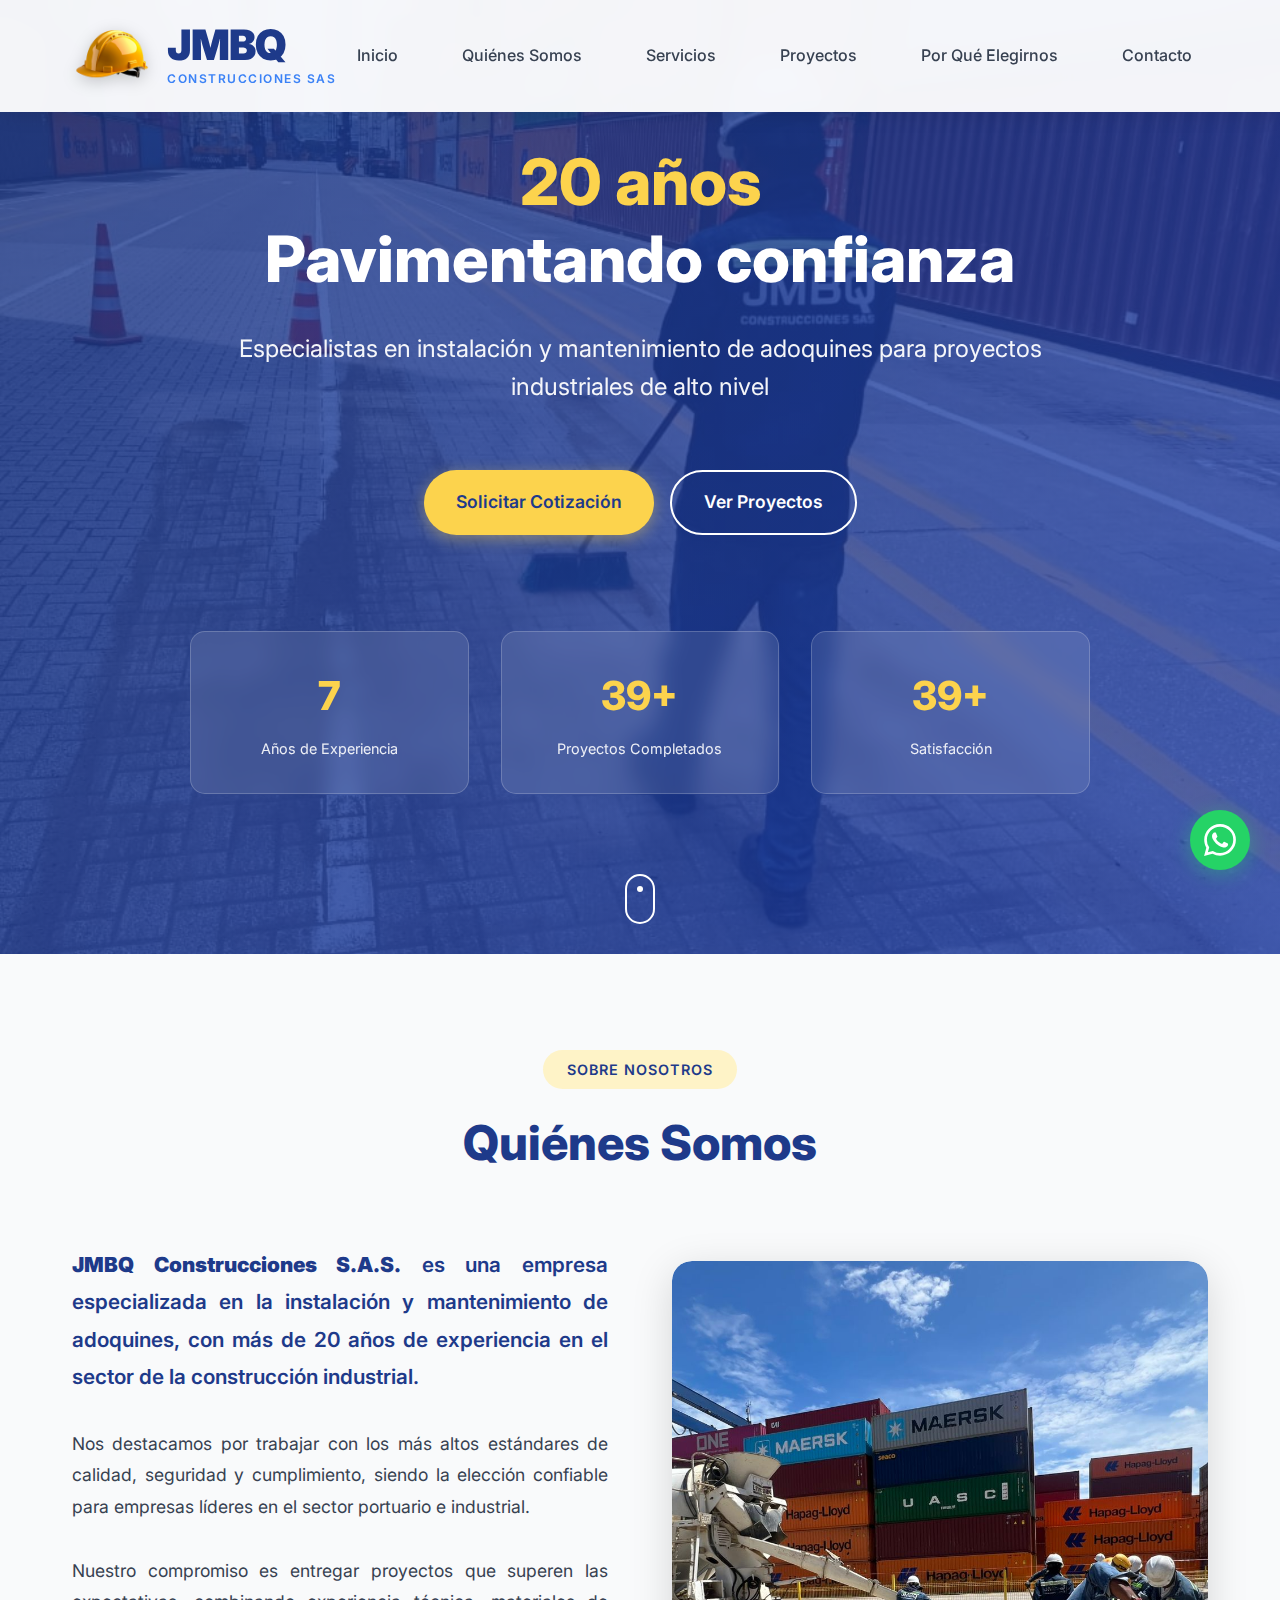
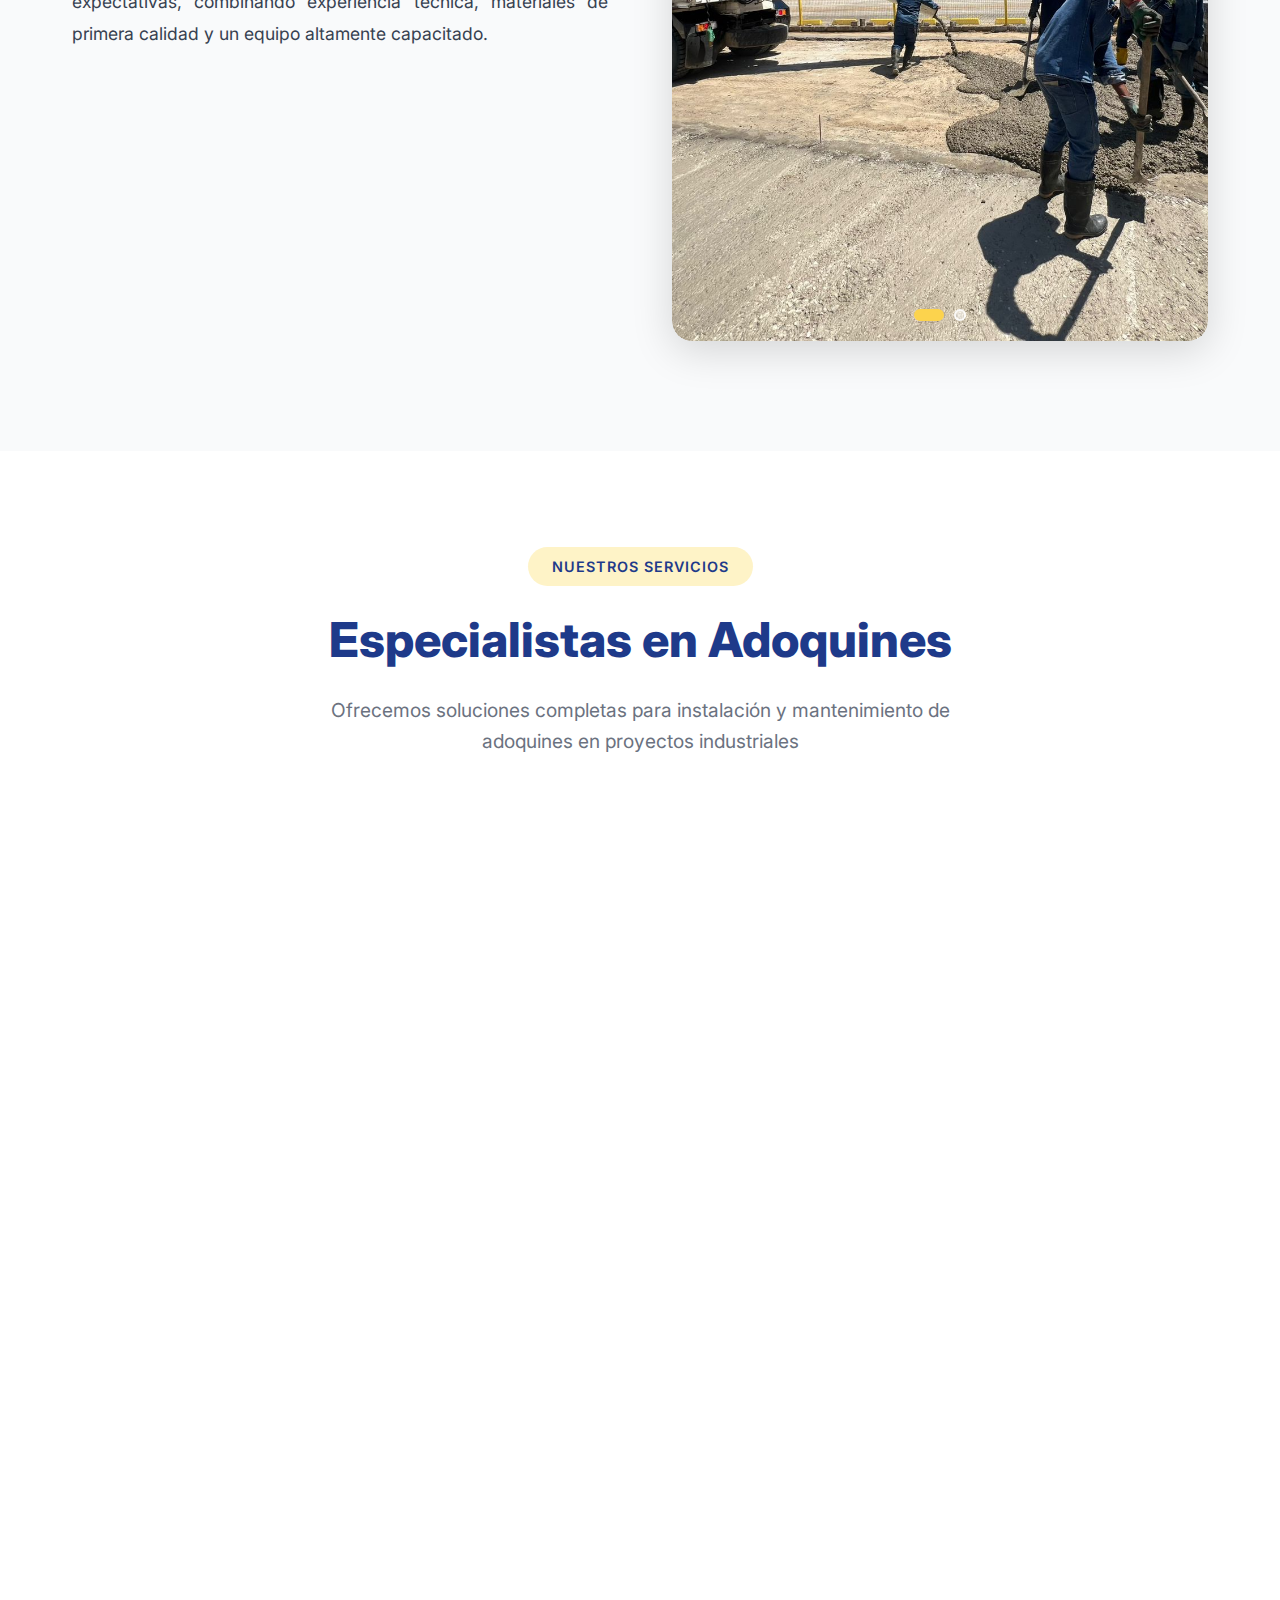
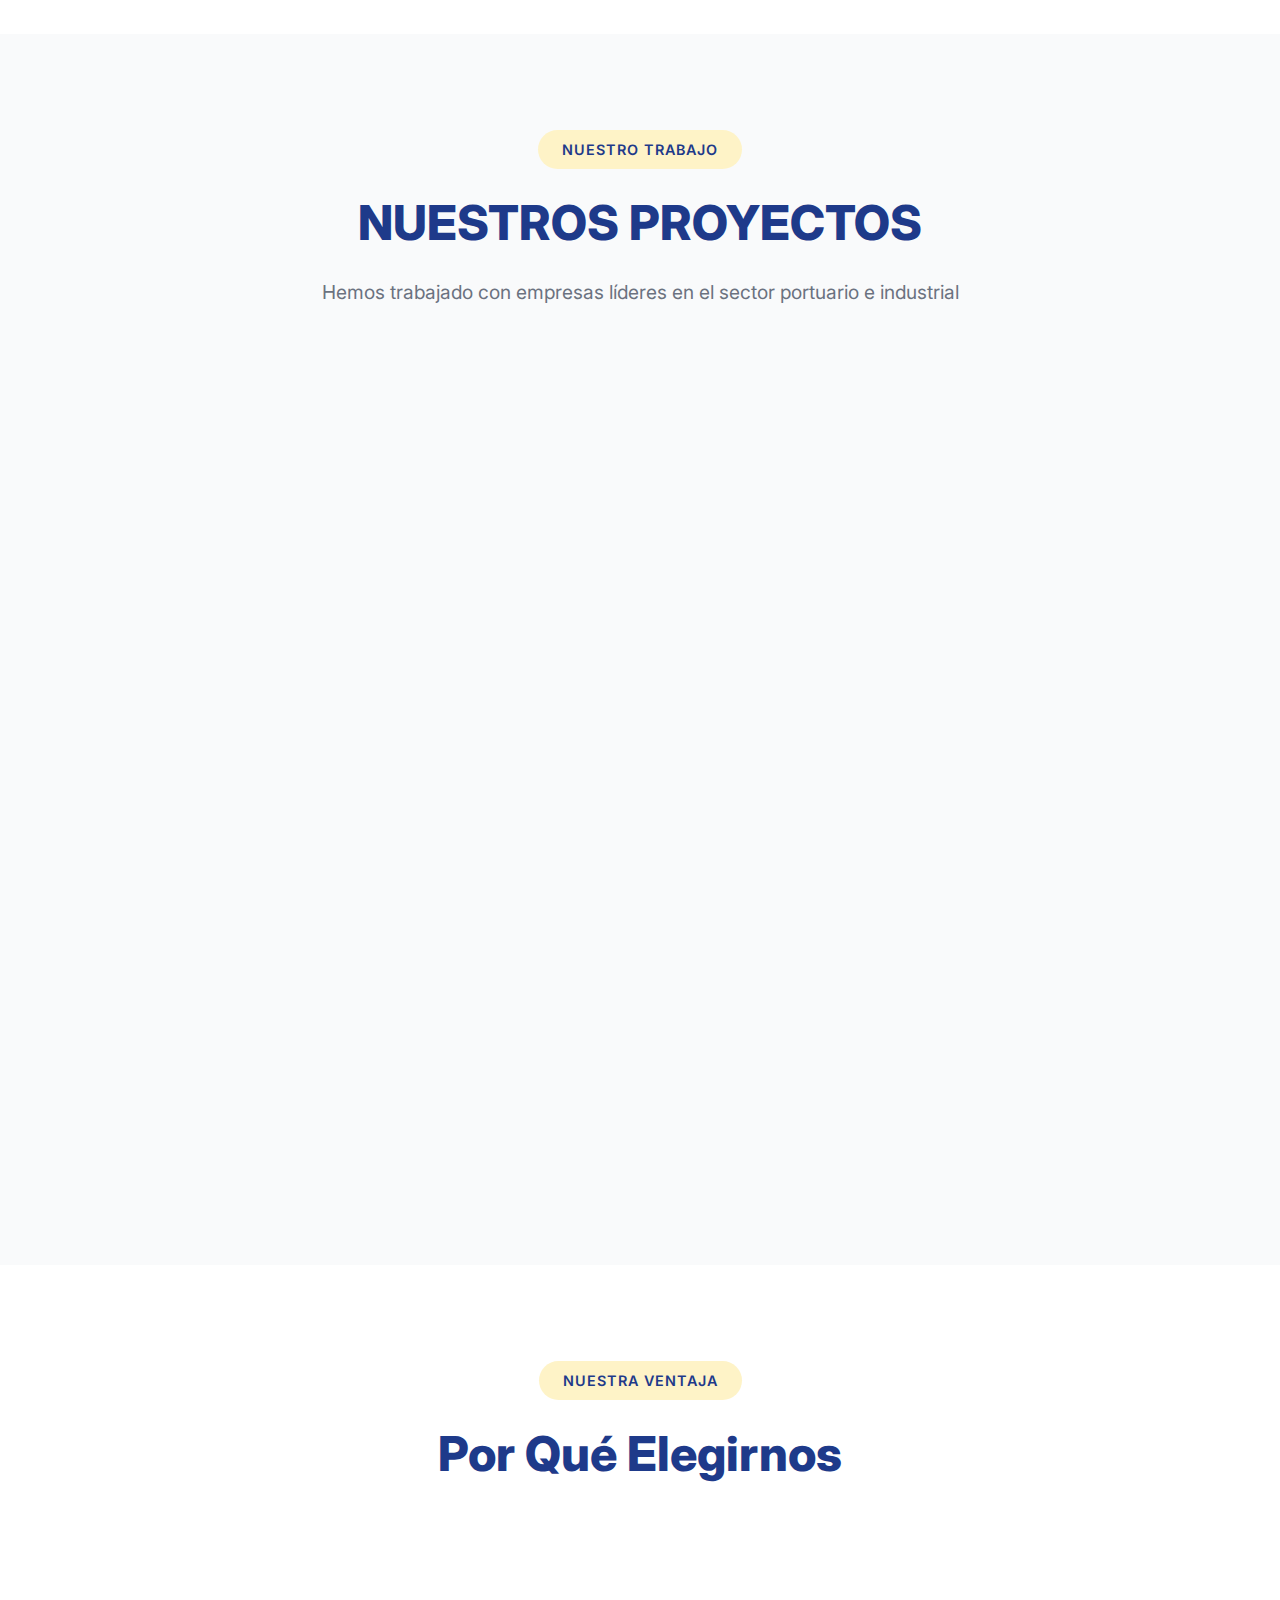
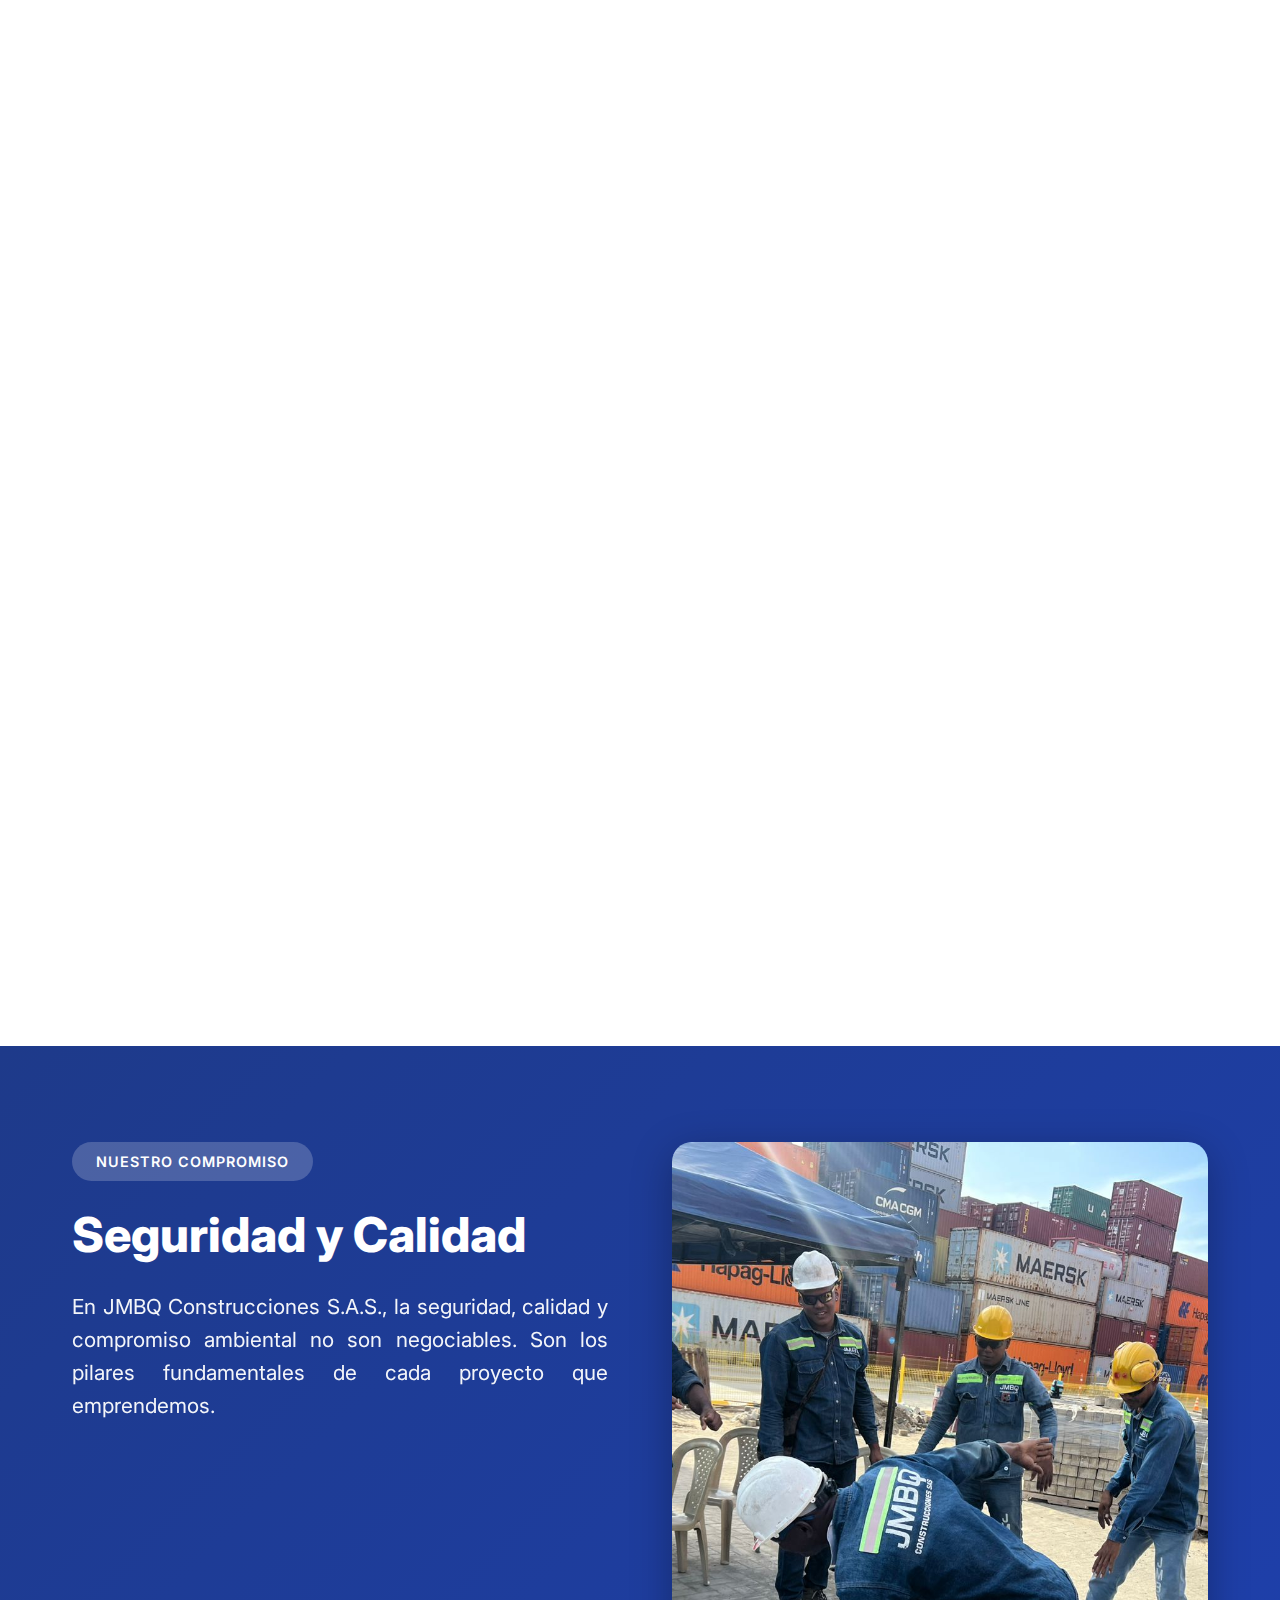
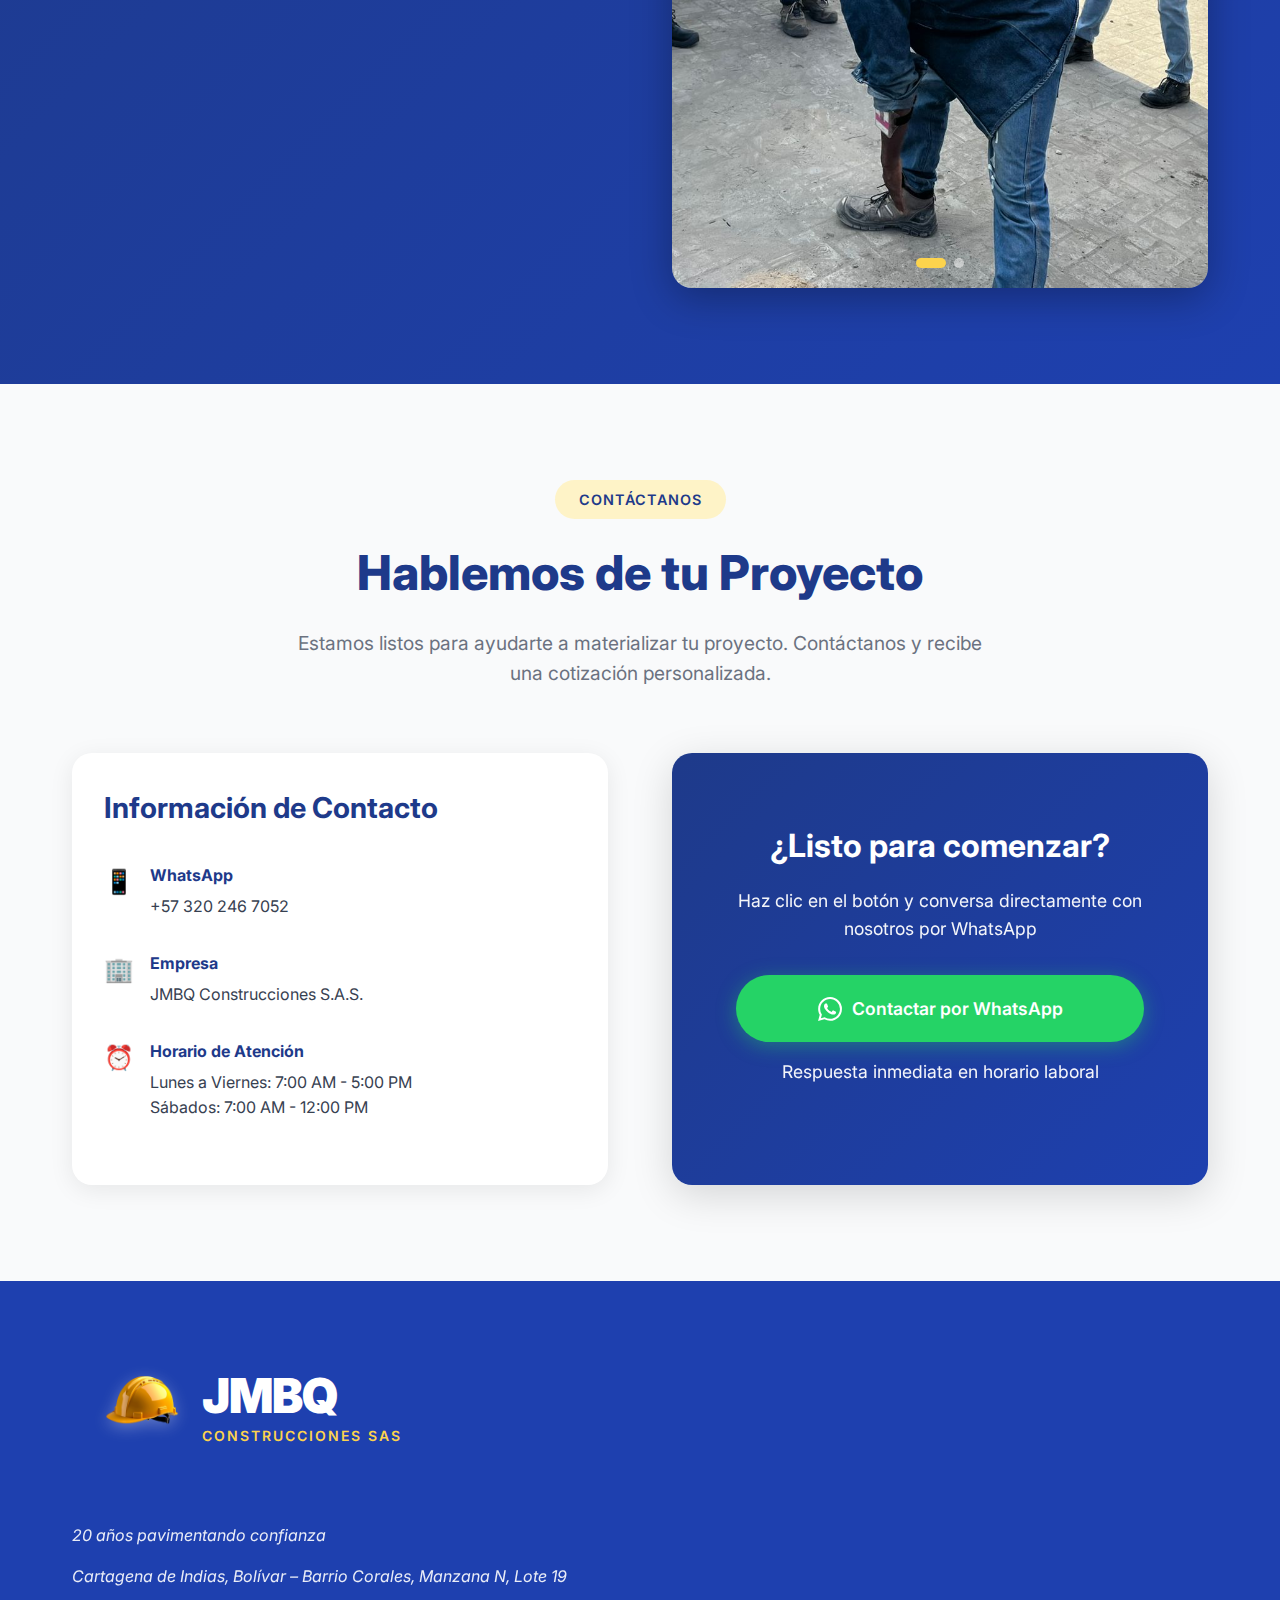
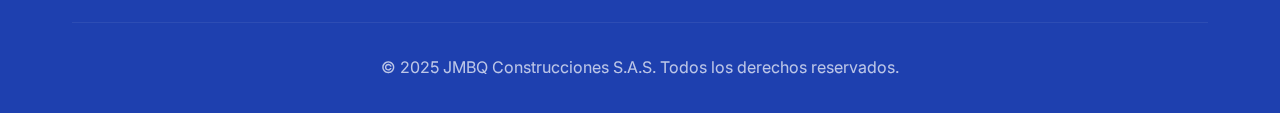
<file: index.html>
<!DOCTYPE html>
<html lang="es">
<head>
    <meta charset="UTF-8">
    <meta name="viewport" content="width=device-width, initial-scale=1.0">
    <meta name="description" content="JMBQ Construcciones S.A.S. - 20 años pavimentando confianza. Especialistas en instalación y mantenimiento de adoquines para proyectos industriales.">
    <title>JMBQ Construcciones S.A.S. - Especialistas en Adoquines</title>
    <link rel="stylesheet" href="styles.css">
    <link rel="preconnect" href="https://fonts.googleapis.com">
    <link rel="preconnect" href="https://fonts.gstatic.com" crossorigin>
    <link href="https://fonts.googleapis.com/css2?family=Inter:wght@300;400;500;600;700;800&display=swap" rel="stylesheet">
</head>
<body>
    <!-- Navegación -->
    <nav class="navbar" id="navbar">
        <div class="container">
            <div class="nav-content">
                <div class="logo logo-html">
                    <div class="helmet-logo">
                        <img src="PAGINA_WEB/LOGOS/casco.png" alt="Casco de construcción">
                    </div>
                    <div class="text-logo">
                        <div class="text-logo-main">JMBQ</div>
                        <div class="text-logo-sub">CONSTRUCCIONES SAS</div>
                    </div>
                </div>
                <button class="menu-toggle" id="menuToggle" aria-label="Toggle menu">
                    <span></span>
                    <span></span>
                    <span></span>
                </button>
                <ul class="nav-menu" id="navMenu">
                    <li><a href="#inicio">Inicio</a></li>
                    <li><a href="#nosotros">Quiénes Somos</a></li>
                    <li><a href="#servicios">Servicios</a></li>
                    <li><a href="#proyectos">Proyectos</a></li>
                    <li><a href="#por-que-elegirnos">Por Qué Elegirnos</a></li>
                    <li><a href="#contacto">Contacto</a></li>
                </ul>
            </div>
        </div>
    </nav>

    <!-- Hero Section -->
    <section id="inicio" class="hero">
        <div class="hero-overlay"></div>
        <div class="container">
            <div class="hero-content">
                <h1 class="hero-title">
                    <span class="highlight">20 años</span>Pavimentando confianza
                </h1>
                <p class="hero-subtitle">
                    Especialistas en instalación y mantenimiento de adoquines para proyectos industriales de alto nivel
                </p>
                <div class="hero-cta">
                    <a href="#contacto" class="btn btn-primary">Solicitar Cotización</a>
                    <a href="#proyectos" class="btn btn-secondary">Ver Proyectos</a>
                </div>
                <div class="hero-stats">
                    <div class="stat-item">
                        <span class="stat-number">20+</span>
                        <span class="stat-label">Años de Experiencia</span>
                    </div>
                    <div class="stat-item">
                        <span class="stat-number">100+</span>
                        <span class="stat-label">Proyectos Completados</span>
                    </div>
                    <div class="stat-item">
                        <span class="stat-number">100%</span>
                        <span class="stat-label">Satisfacción</span>
                    </div>
                </div>
            </div>
        </div>
        <div class="scroll-indicator">
            <span></span>
        </div>
    </section>

    <!-- Quiénes Somos -->
    <section id="nosotros" class="about">
        <div class="container">
            <div class="section-header">
                <span class="section-tag">Sobre Nosotros</span>
                <h2 class="section-title">Quiénes Somos</h2>
            </div>
            <div class="about-content">
                <div class="about-text">
                    <p class="lead">
                        <strong>JMBQ Construcciones S.A.S.</strong> es una empresa especializada en la instalación y mantenimiento de adoquines, con más de 20 años de experiencia en el sector de la construcción industrial.
                    </p>
                    <p>
                        Nos destacamos por trabajar con los más altos estándares de calidad, seguridad y cumplimiento, siendo la elección confiable para empresas líderes en el sector portuario e industrial.
                    </p>
                    <p>
                        Nuestro compromiso es entregar proyectos que superen las expectativas, combinando experiencia técnica, materiales de primera calidad y un equipo altamente capacitado.
                    </p>
                    <div class="about-features">
                        <div class="feature-item">
                            <div class="feature-icon">✓</div>
                            <div class="feature-text">
                                <h4>Experiencia Comprobada</h4>
                                <p>Más de dos décadas en el mercado</p>
                            </div>
                        </div>
                        <div class="feature-item">
                            <div class="feature-icon">✓</div>
                            <div class="feature-text">
                                <h4>Calidad Garantizada</h4>
                                <p>Estándares internacionales en cada proyecto</p>
                            </div>
                        </div>
                        <div class="feature-item">
                            <div class="feature-icon">✓</div>
                            <div class="feature-text">
                                <h4>Compromiso Total</h4>
                                <p>Dedicación y profesionalismo en cada obra</p>
                            </div>
                        </div>
                    </div>
                </div>
                <div class="about-image">
                    <div class="carousel-container">
                        <div class="carousel-slides">
                            <div class="carousel-slide active">
                                <img src="PAGINA_WEB/REGISTRO_FOTOGRAFICO/maqueta_propuesta_1.jpeg" alt="Equipo de trabajo JMBQ">
                            </div>
                            <div class="carousel-slide">
                                <img src="PAGINA_WEB/REGISTRO_FOTOGRAFICO/Quienes_somos_2.jpeg" alt="Proyecto JMBQ">
                            </div>
                        </div>
                        <div class="carousel-dots">
                            <span class="dot active" data-slide="0"></span>
                            <span class="dot" data-slide="1"></span>
                        </div>
                    </div>
                </div>
            </div>
        </div>
    </section>

    <!-- Servicios -->
    <section id="servicios" class="services">
        <div class="container">
            <div class="section-header">
                <span class="section-tag">Nuestros Servicios</span>
                <h2 class="section-title">Especialistas en Adoquines</h2>
                <p class="section-description">
                    Ofrecemos soluciones completas para instalación y mantenimiento de adoquines en proyectos industriales
                </p>
            </div>
            <div class="services-grid">
                <div class="service-card">
                    <div class="service-icon">
                        <svg viewBox="0 0 24 24" fill="none" stroke="currentColor" stroke-width="2">
                            <path d="M3 12h18M3 6h18M3 18h18"/>
                        </svg>
                    </div>
                    <h3>Instalación de Adoquines</h3>
                    <p>
                        Instalación profesional de adoquines para áreas industriales, portuarias y comerciales, garantizando durabilidad y resistencia al tráfico pesado.
                    </p>
                    <ul class="service-list">
                        <li>Preparación de terreno</li>
                        <li>Nivelación precisa</li>
                        <li>Instalación con patrones especializados y bajo requerimientos del cliente</li>
                        <li>Compactación, alineación y sellado de adoquín</li>
                        <li>Control de calidad estricto</li>
                    </ul>
                </div>
                <div class="service-card">
                    <div class="service-icon">
                        <svg viewBox="0 0 24 24" fill="none" stroke="currentColor" stroke-width="2">
                            <path d="M14.7 6.3a1 1 0 0 0 0 1.4l1.6 1.6a1 1 0 0 0 1.4 0l3.77-3.77a6 6 0 0 1-7.94 7.94l-6.91 6.91a2.12 2.12 0 0 1-3-3l6.91-6.91a6 6 0 0 1 7.94-7.94l-3.76 3.76z"/>
                        </svg>
                    </div>
                    <h3>Mantenimiento y Reparación</h3>
                    <p>
                        Servicios de mantenimiento preventivo y correctivo de áreas adoquinadas, asegurando resistencia y calidad en el tiempo.
                    </p>
                    <ul class="service-list">
                        <li>Inspección periódica</li>
                        <li>Reparación de la base en suelo cemento o concreto</li>
                        <li>Reparación en deformación de adoquines</li>
                        <li>Reemplazo de piezas</li>
                        <li>Limpieza y sellado</li>
                    </ul>
                </div>
                <div class="service-card">
                    <div class="service-icon">
                        <svg viewBox="0 0 24 24" fill="none" stroke="currentColor" stroke-width="2">
                            <path d="M12 2L2 7l10 5 10-5-10-5zM2 17l10 5 10-5M2 12l10 5 10-5"/>
                        </svg>
                    </div>
                    <h3>Resellado de Adoquines</h3>
                    <p>
                        Servicio especializado de resellado para proteger y prolongar la vida útil de sus superficies adoquinadas, mejorando su resistencia y apariencia.
                    </p>
                    <ul class="service-list">
                        <li>Aplicación de sellante especializado</li>
                        <li>Protección contra agentes externos (agua, aceites, químicos)</li>
                        <li>Mejora de durabilidad y resistencia</li>
                        <li>Renovación de superficies existentes</li>
                        <li>Sellado de juntas y fisuras</li>
                        <li>Limpieza previa y preparación de superficie</li>
                    </ul>
                </div>
            </div>
        </div>
    </section>

    <!-- Proyectos -->
    <section id="proyectos" class="projects">
        <div class="container">
            <div class="section-header">
                <span class="section-tag">Nuestro Trabajo</span>
                <h2 class="section-title">NUESTROS PROYECTOS</h2>
                <p class="section-description">
                    Hemos trabajado con empresas líderes en el sector portuario e industrial
                </p>
            </div>

            <!-- Proyectos Destacados -->
            <div class="projects-grid">
                <!-- Proyecto: Contecar -->
                <div class="project-card">
                    <h3 class="project-title">CONTECAR</h3>
                    <div class="project-tabs">
                        <button class="project-tab active" data-project="contecar" data-type="instalacion">Instalación</button>
                        <button class="project-tab" data-project="contecar" data-type="mantenimiento">Mantenimiento</button>
                    </div>
                    <div class="project-content-wrapper">
                        <div class="project-image">
                            <div class="project-carousel-container">
                                <div class="project-carousel-slides">
                                    <div class="project-carousel-slide" data-type="instalacion">
                                        <img src="PAGINA_WEB/REGISTRO_FOTOGRAFICO/PROYECTO_CONTECAR_2.jpeg" alt="Proyecto Contecar - Instalacion">
                                    </div>
                                    <div class="project-carousel-slide active" data-type="mantenimiento">
                                        <img src="PAGINA_WEB/REGISTRO_FOTOGRAFICO/PROYECTO_CONTECAR.jpeg" alt="Proyecto Contecar - Mantenimiento">
                                    </div>
                                </div>
                            </div>
                        </div>
                        <div class="project-info">
                            <div class="project-text-slide active" data-type="instalacion">
                                <p class="project-description">
                                    Instalamos más del 60 % de las áreas adoquinadas.
                                </p>
                            </div>
                            <div class="project-text-slide" data-type="mantenimiento">
                                <p class="project-description">
                                    Mantenimiento de los módulos de contenedores 4A, 5A, 5B y 5C. Ejecución de más de 2.000 m² de plantilla de concreto con mixer, recuperación del 85 % de los adoquines e instalación de más de 2.500 m² de adoquinado. Supervisión permanente mediante topografía para garantizar las tolerancias de nivel exigidas para el almacenamiento de contenedores.
                                </p>
                            </div>
                        </div>
                    </div>
                </div>

                <!-- Proyecto: Sociedad Portuaria -->
                <div class="project-card">
                    <h3 class="project-title">Sociedad Portuaria</h3>
                    <div class="project-tabs">
                        <button class="project-tab active" data-project="sociedad" data-type="instalacion">Instalación</button>
                        <button class="project-tab" data-project="sociedad" data-type="mantenimiento">Mantenimiento</button>
                    </div>
                    <div class="project-content-wrapper">
                        <div class="project-image">
                            <div class="project-carousel-container">
                                <div class="project-carousel-slides">
                                    <div class="project-carousel-slide active" data-type="instalacion">
                                        <img src="PAGINA_WEB/REGISTRO_FOTOGRAFICO/PROYECTO_SOCIEDAD.jpeg" alt="Proyecto Sociedad Portuaria - Instalación">
                                    </div>
                                    <div class="project-carousel-slide" data-type="mantenimiento">
                                        <img src="PAGINA_WEB/REGISTRO_FOTOGRAFICO/PROYECTO_SOCIEDAD_2.jpeg" alt="Proyecto Sociedad Portuaria - Mantenimiento">
                                    </div>
                                </div>
                            </div>
                        </div>
                        <div class="project-info">
                            <div class="project-text-slide active" data-type="instalacion">
                                <p class="project-description">
                                    Instalamos más del 60 % de las áreas adoquinadas.
                                </p>
                            </div>
                            <div class="project-text-slide" data-type="mantenimiento">
                                <p class="project-description">
                                    Mantenimiento integral de vías adoquinadas. Durante 2025 se ejecutaron más de 1.000 m² de intervención, reforzando la base con concreto fabricado en sitio o con mixer, logrando la recuperación de más del 80 % de los adoquines.
                                </p>
                            </div>
                        </div>
                    </div>
                </div>
            </div>
        </div>
    </section>

    <!-- Por Qué Elegirnos -->
    <section id="por-que-elegirnos" class="why-choose">
        <div class="container">
            <div class="section-header">
                <span class="section-tag">Nuestra Ventaja</span>
                <h2 class="section-title">Por Qué Elegirnos</h2>
            </div>
            <div class="why-grid">
                <div class="why-card">
                    <div class="why-number">01</div>
                    <h3>Experiencia Comprobada</h3>
                    <p>Más de 20 años en el mercado nos respaldan. Hemos completado proyectos para las empresas más importantes del sector portuario e industrial.</p>
                </div>
                <div class="why-card">
                    <div class="why-number">02</div>
                    <h3>Alta Calidad</h3>
                    <p>Trabajamos con los más altos estándares de calidad, utilizando materiales de primera y técnicas de instalación probadas internacionalmente.</p>
                </div>
                <div class="why-card">
                    <div class="why-number">03</div>
                    <h3>App Móvil de Gestión y Seguimiento</h3>
                    <p>Aplicación móvil para el control diario de actividades, solicitudes y reporte de novedades en áreas adoquinadas, con información en tiempo real.</p>
                </div>
                <div class="why-card">
                    <div class="why-number">04</div>
                    <h3>Compromiso con el Cliente</h3>
                    <p>Entregamos proyectos a tiempo, dentro del presupuesto y superando expectativas. Nuestro éxito se mide por la satisfacción de nuestros clientes.</p>
                </div>
                <div class="why-card">
                    <div class="why-number">05</div>
                    <h3>Equipo Especializado</h3>
                    <p>Contamos con personal altamente capacitado y certificado, con experiencia en proyectos de gran envergadura.</p>
                </div>
                <div class="why-card">
                    <div class="why-number">06</div>
                    <h3>Clientes de Confianza</h3>
                    <p>Hemos trabajado con empresas líderes como Sociedad Portuaria y Contecar, lo que demuestra nuestra capacidad y confiabilidad.</p>
                </div>
                <div class="why-card">
                    <div class="why-number">07</div>
                    <h3>Seguridad y Cumplimiento</h3>
                    <p>Priorizamos la seguridad en cada proyecto. Cumplimos con todas las normativas y estándares de seguridad laboral e industrial.</p>
                </div>
            </div>
        </div>
    </section>

    <!-- Seguridad y Calidad -->
    <section id="seguridad" class="safety">
        <div class="container">
            <div class="safety-content">
                <div class="safety-text">
                    <span class="section-tag">Nuestro Compromiso</span>
                    <h2 class="section-title">Seguridad y Calidad</h2>
                    <p class="lead">
                        En JMBQ Construcciones S.A.S., la seguridad, calidad y compromiso ambiental no son negociables. Son los pilares fundamentales de cada proyecto que emprendemos.
                    </p>
                    <div class="safety-features">
                        <div class="safety-item">
                            <div class="safety-icon">🛡️</div>
                            <div>
                                <h4>Protocolos de Seguridad</h4>
                                <p>Cumplimiento estricto de normas de seguridad laboral e industrial</p>
                            </div>
                        </div>
                        <div class="safety-item">
                            <div class="safety-icon">✅</div>
                            <div>
                                <h4>Control de Calidad</h4>
                                <p>Inspecciones rigurosas en cada etapa del proyecto</p>
                            </div>
                        </div>
                        <div class="safety-item">
                            <div class="safety-icon">📋</div>
                            <div>
                                <h4>Estándares Internacionales</h4>
                                <p>Aplicación de mejores prácticas reconocidas mundialmente</p>
                            </div>
                        </div>
                        <div class="safety-item">
                            <div class="safety-icon">🌱</div>
                            <div>
                                <h4>Compromiso Ambiental</h4>
                                <p>Cumplimiento estricto de la normatividad territorial y ambiental, garantizando prácticas sostenibles en cada proyecto</p>
                            </div>
                        </div>
                    </div>
                </div>
                <div class="safety-image">
                    <div class="safety-carousel-container">
                        <div class="safety-carousel-slides">
                            <div class="safety-carousel-slide active">
                                <img src="PAGINA_WEB/REGISTRO_FOTOGRAFICO/SEGURIDAD_INDUSTRIAL_1.jpeg" alt="Seguridad Industrial JMBQ - Protocolos de seguridad">
                            </div>
                            <div class="safety-carousel-slide">
                                <img src="PAGINA_WEB/REGISTRO_FOTOGRAFICO/SEGURIDAD_INDUSTRIAL_2.jpeg" alt="Seguridad Industrial JMBQ - Equipos de protección">
                            </div>
                        </div>
                        <div class="safety-carousel-dots">
                            <span class="safety-dot active" data-slide="0"></span>
                            <span class="safety-dot" data-slide="1"></span>
                        </div>
                    </div>
                </div>
            </div>
        </div>
    </section>

    <!-- Contacto -->
    <section id="contacto" class="contact">
        <div class="container">
            <div class="section-header">
                <span class="section-tag">Contáctanos</span>
                <h2 class="section-title">Hablemos de tu Proyecto</h2>
                <p class="section-description">
                    Estamos listos para ayudarte a materializar tu proyecto. Contáctanos y recibe una cotización personalizada.
                </p>
            </div>
            <div class="contact-content">
                <div class="contact-info">
                    <h3>Información de Contacto</h3>
                    <div class="contact-item">
                        <div class="contact-icon">📱</div>
                        <div>
                            <h4>WhatsApp</h4>
                            <p>+57 320 246 7052</p>
                        </div>
                    </div>
                    <div class="contact-item">
                        <div class="contact-icon">🏢</div>
                        <div>
                            <h4>Empresa</h4>
                            <p>JMBQ Construcciones S.A.S.</p>
                        </div>
                    </div>
                    <div class="contact-item">
                        <div class="contact-icon">⏰</div>
                        <div>
                            <h4>Horario de Atención</h4>
                            <p>Lunes a Viernes: 7:00 AM - 5:00 PM</p>
                            <p>Sábados: 7:00 AM - 12:00 PM</p>
                        </div>
                    </div>
                </div>
                <div class="contact-cta">
                    <h3>¿Listo para comenzar?</h3>
                    <p>Haz clic en el botón y conversa directamente con nosotros por WhatsApp</p>
                    <a href="https://wa.me/573202467052?text=Hola%2C%20estoy%20interesado%20en%20conocer%20m%C3%A1s%20sobre%20sus%20servicios%20de%20instalaci%C3%B3n%20y%20mantenimiento%20de%20adoquines.%20Me%20gustar%C3%ADa%20recibir%20una%20cotizaci%C3%B3n%20para%20mi%20proyecto." 
                       class="btn btn-whatsapp" 
                       target="_blank" 
                       rel="noopener noreferrer">
                        <svg viewBox="0 0 24 24" fill="currentColor">
                            <path d="M17.472 14.382c-.297-.149-1.758-.867-2.03-.967-.273-.099-.471-.148-.67.15-.197.297-.767.966-.94 1.164-.173.199-.347.223-.644.075-.297-.15-1.255-.463-2.39-1.475-.883-.788-1.48-1.761-1.653-2.059-.173-.297-.018-.458.13-.606.134-.133.298-.347.446-.52.149-.174.198-.298.298-.497.099-.198.05-.371-.025-.52-.075-.149-.669-1.612-.916-2.207-.242-.579-.487-.5-.669-.51-.173-.008-.371-.01-.57-.01-.198 0-.52.074-.792.372-.272.297-1.04 1.016-1.04 2.479 0 1.462 1.065 2.875 1.213 3.074.149.198 2.096 3.2 5.077 4.487.709.306 1.262.489 1.694.625.712.227 1.36.195 1.871.118.571-.085 1.758-.719 2.006-1.413.248-.694.248-1.289.173-1.413-.074-.124-.272-.198-.57-.347m-5.421 7.403h-.004a9.87 9.87 0 01-5.031-1.378l-.361-.214-3.741.982.998-3.648-.235-.375a9.86 9.86 0 01-1.51-5.26c.001-5.45 4.436-9.884 9.888-9.884 2.64 0 5.122 1.03 6.988 2.898a9.825 9.825 0 012.893 6.994c-.003 5.45-4.437 9.884-9.885 9.884m8.413-18.297A11.815 11.815 0 0012.05 0C5.495 0 .16 5.335.157 11.892c0 2.096.547 4.142 1.588 5.945L.057 24l6.305-1.654a11.882 11.882 0 005.683 1.448h.005c6.554 0 11.89-5.335 11.893-11.893a11.821 11.821 0 00-3.48-8.413Z"/>
                        </svg>
                        Contactar por WhatsApp
                    </a>
                    <p class="contact-note">Respuesta inmediata en horario laboral</p>
                </div>
            </div>
        </div>
    </section>

    <!-- Footer -->
    <footer class="footer">
        <div class="container">
            <div class="footer-content">
                <div class="footer-brand">
                    <div class="footer-logo-container">
                        <div class="footer-logo-1">
                            <div class="footer-helmet-1">
                                <img src="PAGINA_WEB/LOGOS/casco.png" alt="Casco de construcción">
                            </div>
                            <div>
                                <div class="footer-text-1-main">JMBQ</div>
                                <div class="footer-text-1-sub">CONSTRUCCIONES SAS</div>
                            </div>
                        </div>
                    </div>
                    <p class="footer-tagline">20 años pavimentando confianza</p>
                    <p class="footer-address">Cartagena de Indias, Bolívar – Barrio Corales, Manzana N, Lote 19</p>
                </div>
            </div>
            <div class="footer-bottom">
                <p>© 2025 JMBQ Construcciones S.A.S. Todos los derechos reservados.</p>
            </div>
        </div>
    </footer>

    <!-- Botón Flotante WhatsApp -->
    <a href="https://wa.me/573202467052?text=Hola%2C%20estoy%20interesado%20en%20conocer%20m%C3%A1s%20sobre%20sus%20servicios%20de%20instalaci%C3%B3n%20y%20mantenimiento%20de%20adoquines.%20Me%20gustar%C3%ADa%20recibir%20una%20cotizaci%C3%B3n%20para%20mi%20proyecto." 
       class="whatsapp-float" 
       target="_blank" 
       rel="noopener noreferrer"
       aria-label="Contactar por WhatsApp">
        <svg viewBox="0 0 24 24" fill="currentColor">
            <path d="M17.472 14.382c-.297-.149-1.758-.867-2.03-.967-.273-.099-.471-.148-.67.15-.197.297-.767.966-.94 1.164-.173.199-.347.223-.644.075-.297-.15-1.255-.463-2.39-1.475-.883-.788-1.48-1.761-1.653-2.059-.173-.297-.018-.458.13-.606.134-.133.298-.347.446-.52.149-.174.198-.298.298-.497.099-.198.05-.371-.025-.52-.075-.149-.669-1.612-.916-2.207-.242-.579-.487-.5-.669-.51-.173-.008-.371-.01-.57-.01-.198 0-.52.074-.792.372-.272.297-1.04 1.016-1.04 2.479 0 1.462 1.065 2.875 1.213 3.074.149.198 2.096 3.2 5.077 4.487.709.306 1.262.489 1.694.625.712.227 1.36.195 1.871.118.571-.085 1.758-.719 2.006-1.413.248-.694.248-1.289.173-1.413-.074-.124-.272-.198-.57-.347m-5.421 7.403h-.004a9.87 9.87 0 01-5.031-1.378l-.361-.214-3.741.982.998-3.648-.235-.375a9.86 9.86 0 01-1.51-5.26c.001-5.45 4.436-9.884 9.888-9.884 2.64 0 5.122 1.03 6.988 2.898a9.825 9.825 0 012.893 6.994c-.003 5.45-4.437 9.884-9.885 9.884m8.413-18.297A11.815 11.815 0 0012.05 0C5.495 0 .16 5.335.157 11.892c0 2.096.547 4.142 1.588 5.945L.057 24l6.305-1.654a11.882 11.882 0 005.683 1.448h.005c6.554 0 11.89-5.335 11.893-11.893a11.821 11.821 0 00-3.48-8.413Z"/>
        </svg>
    </a>

    <script src="script.js"></script>
</body>
</html>
</file>
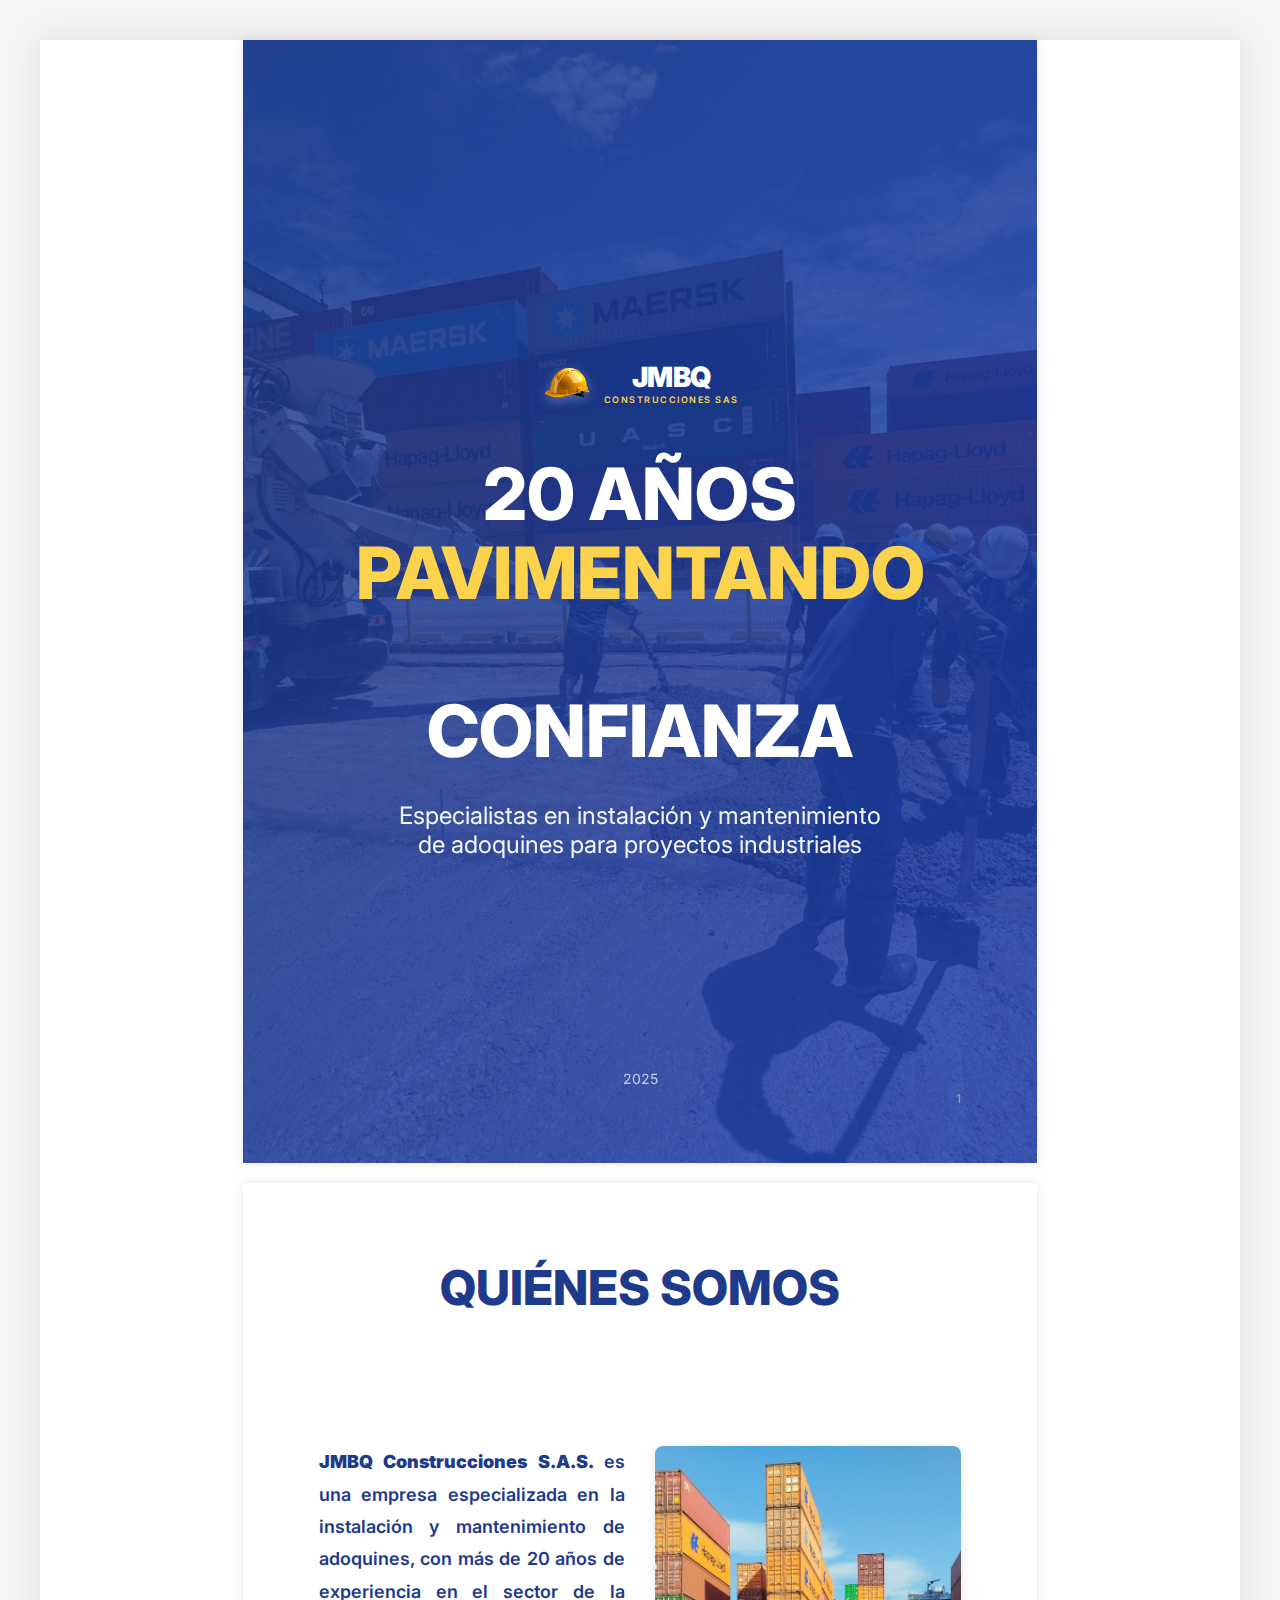
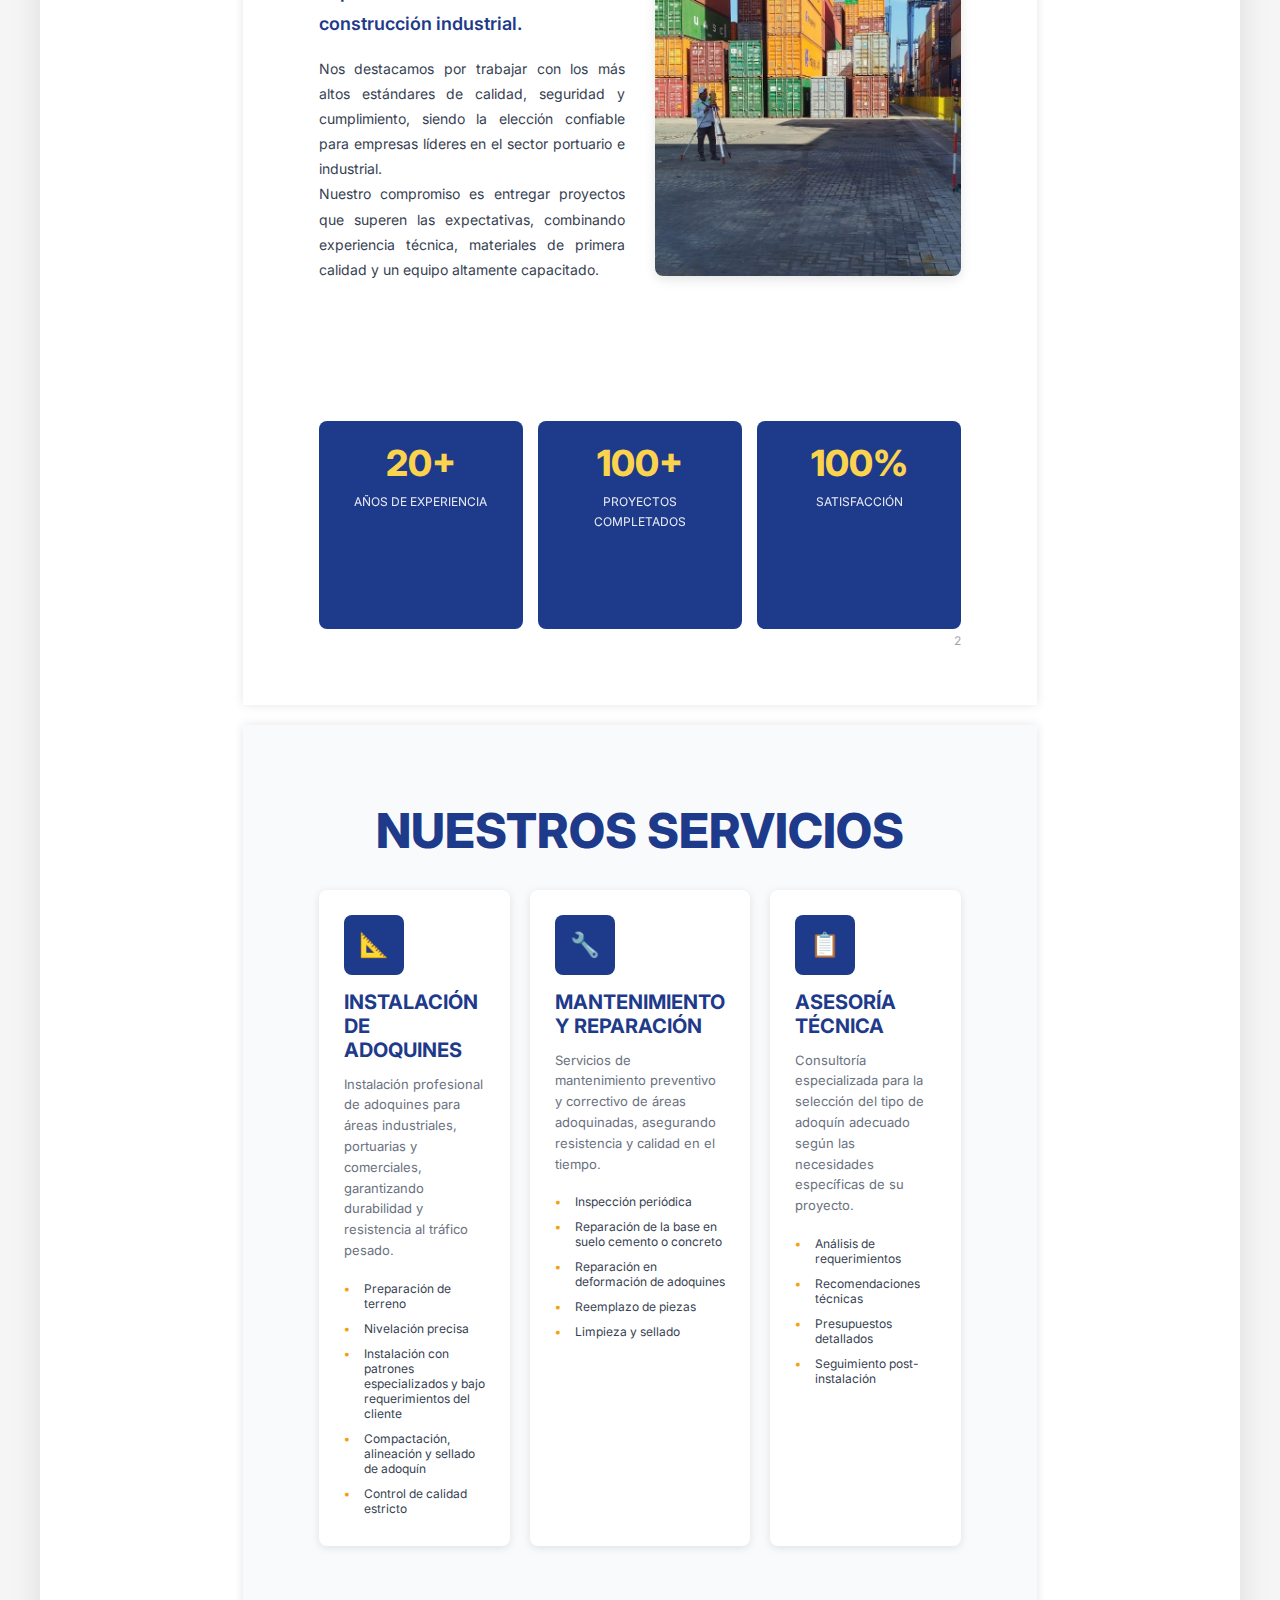
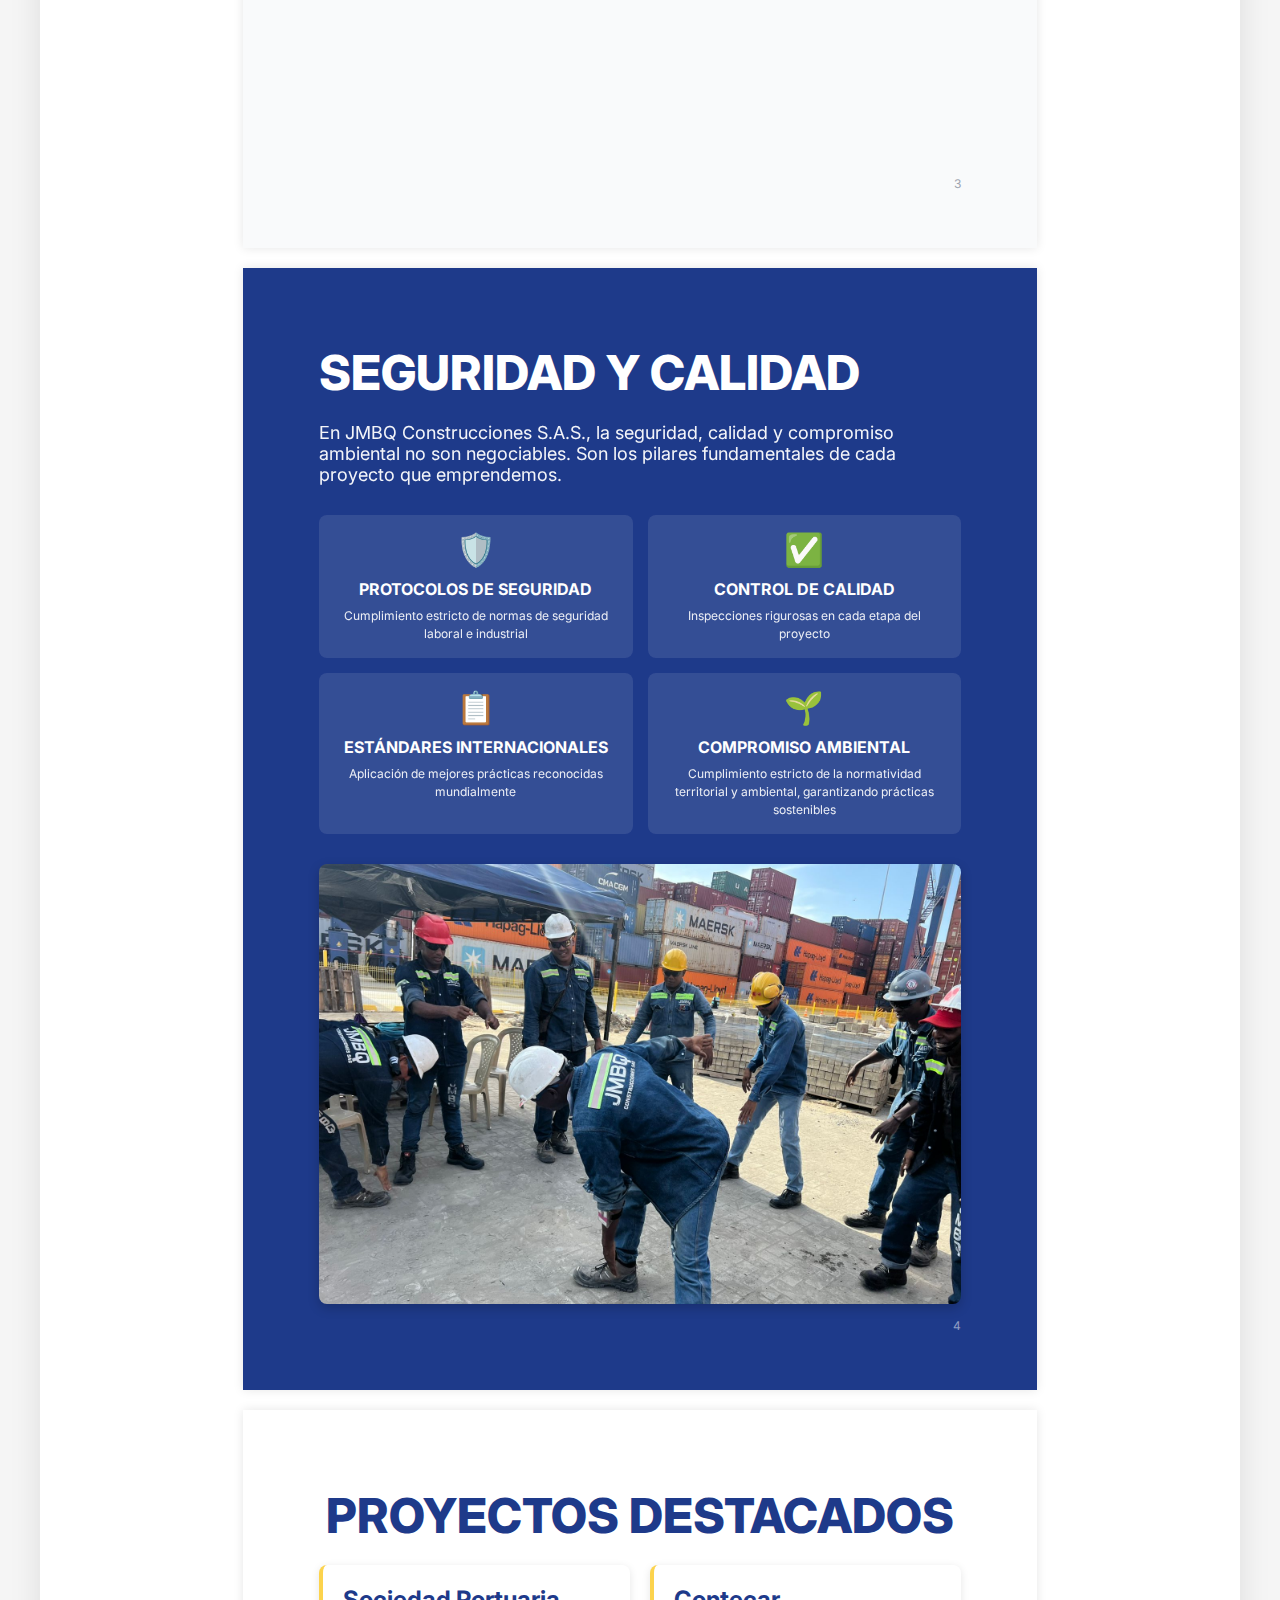
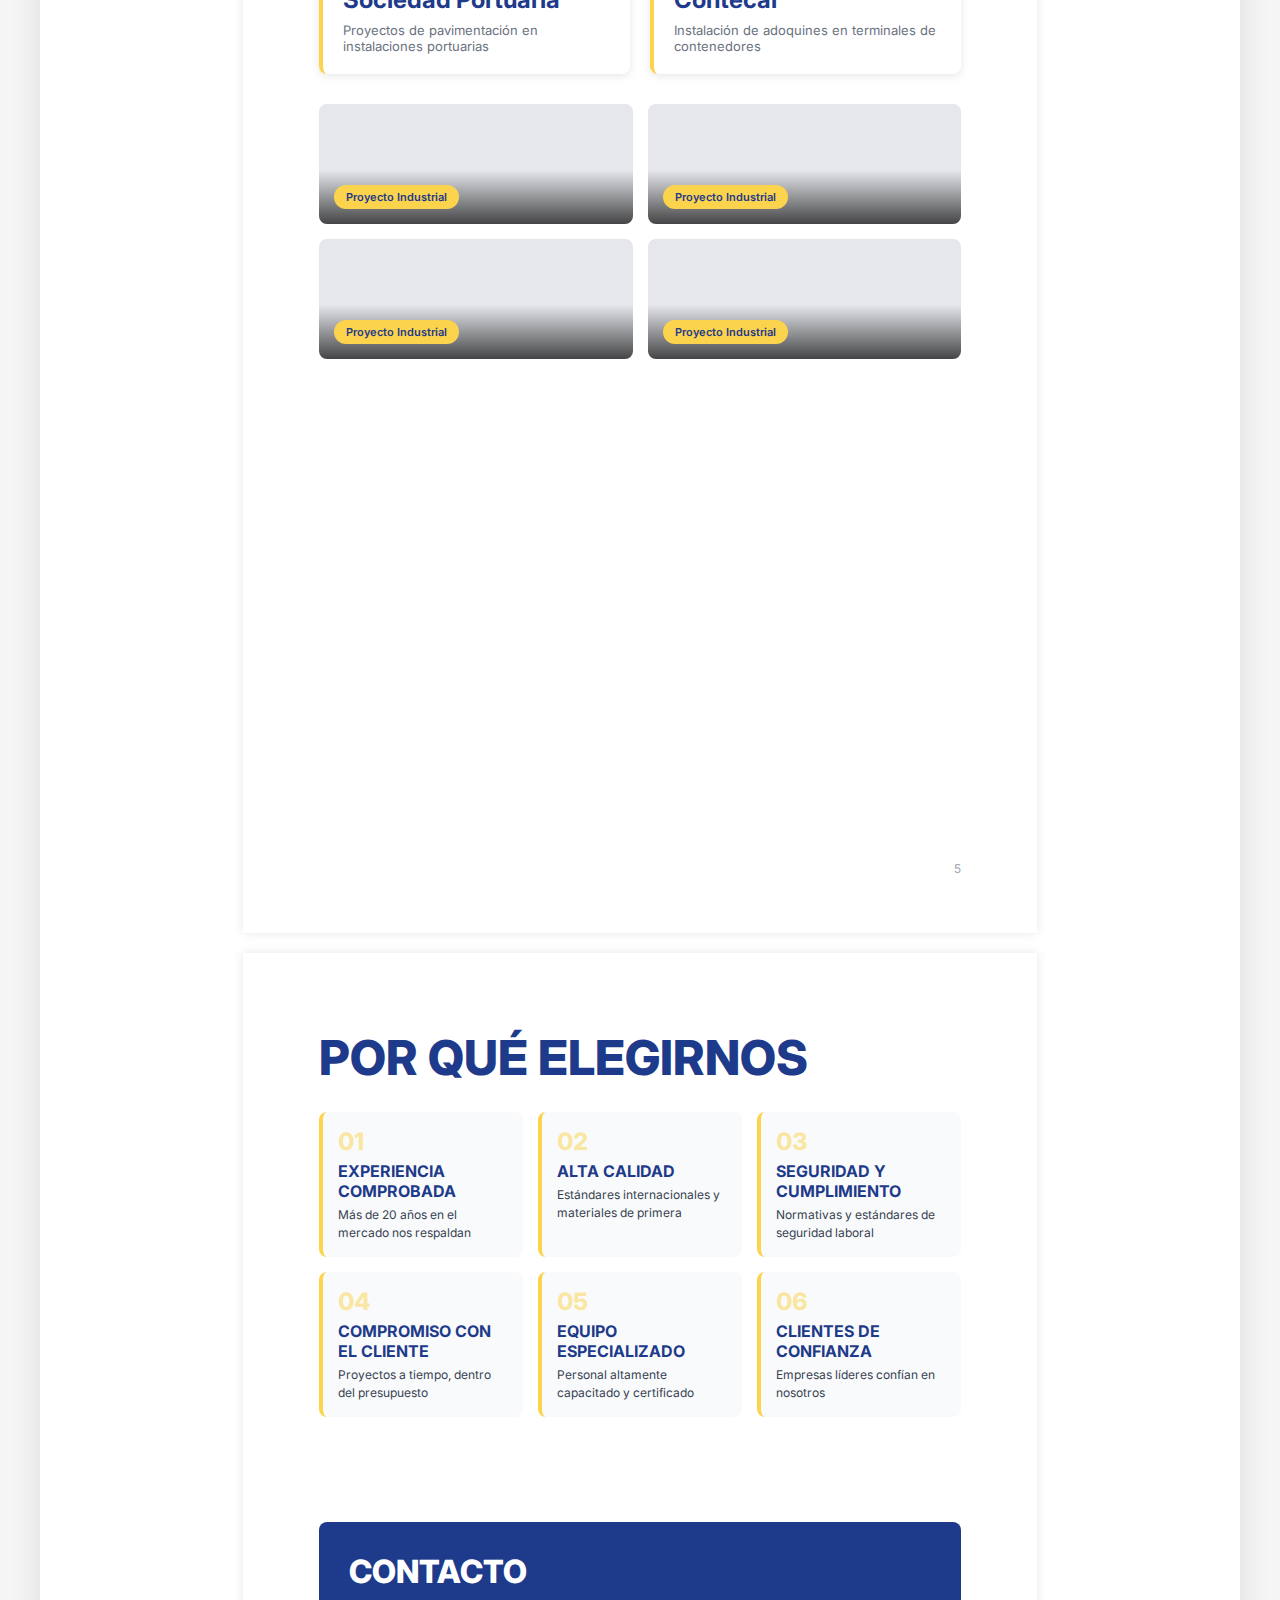
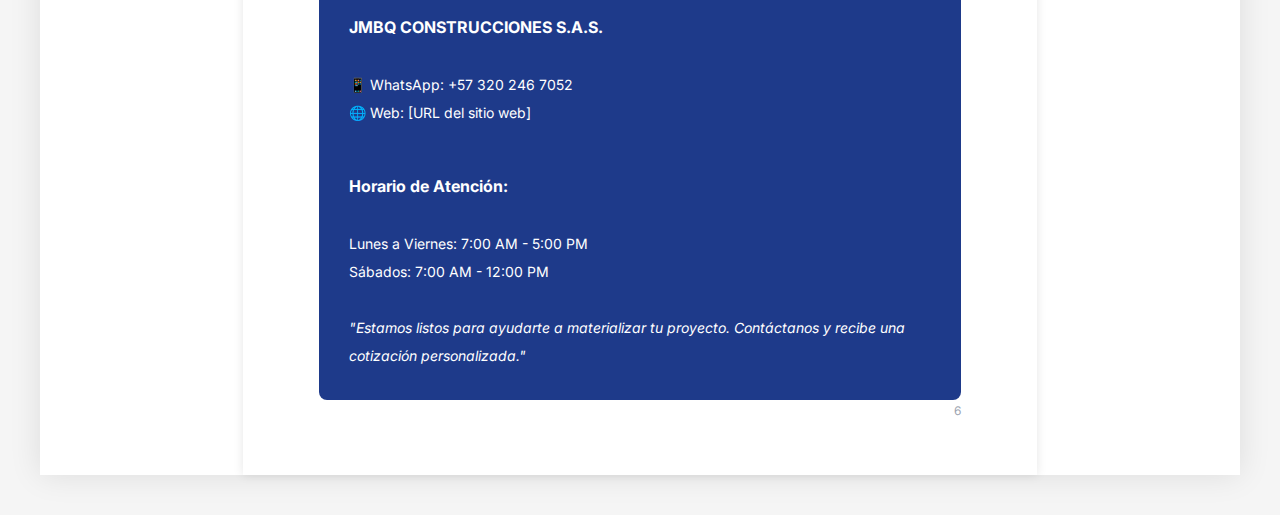
<file: maqueta-propuesta-1-corporativa.html>
<!DOCTYPE html>
<html lang="es">
<head>
    <meta charset="UTF-8">
    <meta name="viewport" content="width=device-width, initial-scale=1.0">
    <title>Propuesta 1: Brochure Corporativo - JMBQ Construcciones</title>
    <link rel="preconnect" href="https://fonts.googleapis.com">
    <link rel="preconnect" href="https://fonts.gstatic.com" crossorigin>
    <link href="https://fonts.googleapis.com/css2?family=Inter:wght@400;500;600;700;800;900&display=swap" rel="stylesheet">
    <style>
        * {
            margin: 0;
            padding: 0;
            box-sizing: border-box;
        }

        body {
            font-family: 'Inter', sans-serif;
            background: #f5f5f5;
            padding: 20px;
        }

        .brochure-container {
            max-width: 1200px;
            margin: 0 auto;
            background: white;
            box-shadow: 0 0 30px rgba(0,0,0,0.1);
        }

        .page {
            width: 210mm;
            height: 297mm;
            background: white;
            margin: 20px auto;
            padding: 20mm;
            box-shadow: 0 0 10px rgba(0,0,0,0.1);
            position: relative;
            page-break-after: always;
        }

        /* Propuesta 1: Colores Corporativos Sobrios */
        .prop1-primary { color: #1E3A8A; }
        .prop1-secondary { color: #FCD34D; }
        .prop1-bg-primary { background: #1E3A8A; }
        .prop1-bg-secondary { background: #FCD34D; }
        .prop1-bg-light { background: #F9FAFB; }

        /* Página 1: Portada */
        .page-1 {
            background: linear-gradient(135deg, #1E3A8A 0%, #1E40AF 100%);
            color: white;
            display: flex;
            flex-direction: column;
            justify-content: center;
            align-items: center;
            text-align: center;
            position: relative;
            overflow: hidden;
        }

        .page-1::before {
            content: '';
            position: absolute;
            top: 0;
            left: 0;
            right: 0;
            bottom: 0;
            background: url('PAGINA_WEB/REGISTRO_FOTOGRAFICO/maqueta_propuesta_1.jpeg') center/cover;
            opacity: 0.15;
            z-index: 0;
        }

        .page-1-content {
            position: relative;
            z-index: 1;
        }

        .logo-placeholder {
            width: 200px;
            height: 80px;
            background: rgba(255,255,255,0.1);
            border: 2px solid rgba(255,255,255,0.3);
            margin: 0 auto 40px;
            display: flex;
            align-items: center;
            justify-content: center;
            font-size: 14px;
            color: rgba(255,255,255,0.8);
        }

        .page-1 h1 {
            font-size: 72px;
            font-weight: 800;
            line-height: 1.1;
            margin-bottom: 20px;
        }

        .page-1 .highlight {
            color: #FCD34D;
            display: block;
        }

        .page-1 .subtitle {
            font-size: 24px;
            font-weight: 400;
            opacity: 0.95;
            margin-top: 30px;
        }

        .page-1 .year {
            position: absolute;
            bottom: 20mm;
            left: 50%;
            transform: translateX(-50%);
            font-size: 14px;
            opacity: 0.7;
        }

        /* Página 2: Quiénes Somos */
        .page-2 {
            display: grid;
            grid-template-columns: 1fr 1fr;
            gap: 30px;
        }

        .page-2 h2 {
            font-size: 48px;
            font-weight: 800;
            color: #1E3A8A;
            margin-bottom: 20px;
            grid-column: 1 / -1;
            text-align: center;
        }

        .page-2-text {
            font-size: 14px;
            line-height: 1.8;
            color: #374151;
            text-align: justify;
        }

        .page-2-text .lead {
            font-size: 18px;
            font-weight: 600;
            color: #1E3A8A;
            margin-bottom: 15px;
        }

        .stats-grid {
            display: grid;
            grid-template-columns: repeat(3, 1fr);
            gap: 15px;
            margin-top: 30px;
            grid-column: 1 / -1;
        }

        .stat-box {
            background: #1E3A8A;
            color: white;
            padding: 20px;
            text-align: center;
            border-radius: 8px;
        }

        .stat-number {
            font-size: 36px;
            font-weight: 800;
            color: #FCD34D;
            display: block;
            margin-bottom: 5px;
        }

        .stat-label {
            font-size: 12px;
            opacity: 0.9;
        }

        .image-placeholder {
            background: #e5e7eb;
            border: 2px dashed #9ca3af;
            display: flex;
            align-items: center;
            justify-content: center;
            color: #6b7280;
            font-size: 12px;
            min-height: 200px;
        }

        .page-2-image {
            width: 100%;
            height: 430px;
            overflow: hidden;
            border-radius: 8px;
            box-shadow: 0 4px 12px rgba(0, 0, 0, 0.1);
        }

        .page-2-image img {
            width: 100%;
            height: 100%;
            object-fit: cover;
            display: block;
        }

        /* Página 3: Servicios */
        .page-3 {
            background: #F9FAFB;
        }

        .page-3 h2 {
            font-size: 48px;
            font-weight: 800;
            color: #1E3A8A;
            margin-bottom: 30px;
            text-align: center;
        }

        .services-grid {
            display: grid;
            grid-template-columns: repeat(3, 1fr);
            gap: 20px;
        }

        .service-card {
            background: white;
            padding: 25px;
            border-radius: 8px;
            box-shadow: 0 2px 8px rgba(0,0,0,0.1);
        }

        .service-icon {
            width: 60px;
            height: 60px;
            background: #1E3A8A;
            border-radius: 8px;
            margin-bottom: 15px;
            display: flex;
            align-items: center;
            justify-content: center;
            color: white;
            font-size: 24px;
        }

        .service-card h3 {
            font-size: 20px;
            font-weight: 700;
            color: #1E3A8A;
            margin-bottom: 12px;
        }

        .service-card p {
            font-size: 13px;
            line-height: 1.6;
            color: #6b7280;
            margin-bottom: 15px;
        }

        .service-list {
            list-style: none;
            font-size: 12px;
            color: #374151;
        }

        .service-list li {
            padding: 5px 0;
            padding-left: 20px;
            position: relative;
        }

        .service-list li::before {
            content: '•';
            position: absolute;
            left: 0;
            color: #F59E0B;
            font-weight: bold;
        }

        /* Página 4: Seguridad y Calidad */
        .page-4 {
            background: #1E3A8A;
            color: white;
        }

        .page-4 h2 {
            font-size: 48px;
            font-weight: 800;
            color: white;
            margin-bottom: 20px;
        }

        .page-4 .lead {
            font-size: 18px;
            margin-bottom: 30px;
            opacity: 0.95;
        }

        .safety-grid {
            display: grid;
            grid-template-columns: repeat(2, 1fr);
            gap: 15px;
            margin-top: 20px;
        }

        .safety-item {
            background: rgba(255,255,255,0.1);
            padding: 15px;
            border-radius: 8px;
            text-align: center;
        }

        .safety-icon {
            font-size: 32px;
            margin-bottom: 10px;
        }

        .safety-item h4 {
            font-size: 16px;
            font-weight: 700;
            margin-bottom: 8px;
        }

        .safety-item p {
            font-size: 12px;
            opacity: 0.9;
            line-height: 1.5;
        }

        .page-4-image {
            width: 100%;
            height: 440px;
            overflow: hidden;
            border-radius: 8px;
            margin-top: 30px;
            box-shadow: 0 4px 12px rgba(0, 0, 0, 0.2);
        }

        .page-4-image img {
            width: 100%;
            height: 100%;
            object-fit: cover;
            display: block;
        }

        /* Página 5: Proyectos */
        .page-5 h2 {
            font-size: 48px;
            font-weight: 800;
            color: #1E3A8A;
            margin-bottom: 20px;
            text-align: center;
        }

        .clients-showcase {
            display: grid;
            grid-template-columns: repeat(2, 1fr);
            gap: 20px;
            margin-bottom: 30px;
        }

        .client-badge {
            background: white;
            padding: 20px;
            border-radius: 8px;
            border-left: 4px solid #FCD34D;
            box-shadow: 0 2px 8px rgba(0,0,0,0.1);
        }

        .client-badge h3 {
            font-size: 24px;
            font-weight: 700;
            color: #1E3A8A;
            margin-bottom: 8px;
        }

        .client-badge p {
            font-size: 13px;
            color: #6b7280;
        }

        .projects-grid {
            display: grid;
            grid-template-columns: repeat(2, 1fr);
            gap: 15px;
        }

        .project-card {
            background: #e5e7eb;
            border-radius: 8px;
            overflow: hidden;
            min-height: 120px;
            position: relative;
        }

        .project-image {
            width: 100%;
            height: 100%;
            object-fit: cover;
        }

        .project-overlay {
            position: absolute;
            bottom: 0;
            left: 0;
            right: 0;
            background: linear-gradient(to top, rgba(0,0,0,0.7), transparent);
            padding: 15px;
            color: white;
        }

        .project-tag {
            background: #FCD34D;
            color: #1E3A8A;
            padding: 5px 12px;
            border-radius: 20px;
            font-size: 11px;
            font-weight: 600;
            display: inline-block;
        }

        /* Página 6: Por Qué Elegirnos + Contacto */
        .page-6 {
            display: grid;
            grid-template-rows: 1fr auto;
        }

        .why-section {
            margin-bottom: 30px;
        }

        .why-section h2 {
            font-size: 48px;
            font-weight: 800;
            color: #1E3A8A;
            margin-bottom: 25px;
        }

        .why-grid {
            display: grid;
            grid-template-columns: repeat(3, 1fr);
            gap: 15px;
        }

        .why-item {
            background: #F9FAFB;
            padding: 15px;
            border-radius: 8px;
            border-left: 4px solid #FCD34D;
        }

        .why-number {
            font-size: 24px;
            font-weight: 800;
            color: #FCD34D;
            opacity: 0.5;
            margin-bottom: 5px;
        }

        .why-item h4 {
            font-size: 16px;
            font-weight: 700;
            color: #1E3A8A;
            margin-bottom: 5px;
        }

        .why-item p {
            font-size: 12px;
            color: #374151;
            line-height: 1.5;
        }

        .contact-section {
            background: #1E3A8A;
            color: white;
            padding: 30px;
            border-radius: 8px;
        }

        .contact-section h3 {
            font-size: 32px;
            font-weight: 800;
            margin-bottom: 20px;
        }

        .contact-info {
            font-size: 14px;
            line-height: 2;
        }

        .contact-info strong {
            display: block;
            margin-top: 15px;
            font-size: 16px;
        }

        .page-number {
            position: absolute;
            bottom: 15mm;
            right: 20mm;
            font-size: 12px;
            color: #9ca3af;
        }

        /* Logo del Footer - Ajustado para brochure */
        .footer-logo-container {
            background: transparent;
            padding: 15px 20px;
            margin-bottom: 30px;
            display: inline-block;
        }

        .footer-logo-1 {
            display: flex;
            align-items: center;
            gap: 12px;
        }

        .footer-helmet-1 {
            width: 50px;
            height: 50px;
            display: flex;
            align-items: center;
            justify-content: center;
        }

        .footer-helmet-1 img {
            width: 100%;
            height: 100%;
            object-fit: contain;
            filter: drop-shadow(0 3px 6px rgba(255, 255, 255, 0.3));
        }

        .footer-text-1-main {
            font-size: 28px;
            font-weight: 900;
            color: white;
            line-height: 1;
            letter-spacing: -0.5px;
        }

        .footer-text-1-sub {
            font-size: 9px;
            font-weight: 600;
            color: #FCD34D;
            letter-spacing: 1.5px;
            margin-top: 3px;
        }

        @media print {
            body {
                background: white;
                padding: 0;
            }
            .page {
                margin: 0;
                box-shadow: none;
            }
        }
    </style>
</head>
<body>
    <div class="brochure-container">
        <!-- PÁGINA 1: PORTADA -->
        <div class="page page-1">
            <div class="page-1-content">
                <div class="footer-logo-container">
                    <div class="footer-logo-1">
                        <div class="footer-helmet-1">
                            <img src="PAGINA_WEB/LOGOS/casco.png" alt="Casco de construcción">
                        </div>
                        <div>
                            <div class="footer-text-1-main">JMBQ</div>
                            <div class="footer-text-1-sub">CONSTRUCCIONES SAS</div>
                        </div>
                    </div>
                </div>
                <h1>
                    20 AÑOS
                    <span class="highlight">PAVIMENTANDO</span>
                    <br>CONFIANZA</span>
                </h1>
                <p class="subtitle">
                    Especialistas en instalación y mantenimiento<br>
                    de adoquines para proyectos industriales
                </p>
            </div>
            <div class="year">2025</div>
            <div class="page-number">1</div>
        </div>

        <!-- PÁGINA 2: QUIÉNES SOMOS -->
        <div class="page page-2">
            <h2 >QUIÉNES SOMOS</h2>
            <div class="page-2-text">
                <p class="lead">
                    <strong>JMBQ Construcciones S.A.S.</strong> es una empresa especializada en la instalación y mantenimiento de adoquines, con más de 20 años de experiencia en el sector de la construcción industrial.
                </p>
                <p>
                    Nos destacamos por trabajar con los más altos estándares de calidad, seguridad y cumplimiento, siendo la elección confiable para empresas líderes en el sector portuario e industrial.
                </p>
                <p>
                    Nuestro compromiso es entregar proyectos que superen las expectativas, combinando experiencia técnica, materiales de primera calidad y un equipo altamente capacitado.
                </p>
            </div>
            <div class="page-2-image">
                <img src="PAGINA_WEB/REGISTRO_FOTOGRAFICO/PROYECTO_CONTECAR.jpeg" alt="Proyecto Contecar - JMBQ Construcciones">
            </div>
            <div class="stats-grid">
                <div class="stat-box">
                    <span class="stat-number">20+</span>
                    <span class="stat-label">AÑOS DE EXPERIENCIA</span>
                </div>
                <div class="stat-box">
                    <span class="stat-number">100+</span>
                    <span class="stat-label">PROYECTOS COMPLETADOS</span>
                </div>
                <div class="stat-box">
                    <span class="stat-number">100%</span>
                    <span class="stat-label">SATISFACCIÓN</span>
                </div>
            </div>
            <div class="page-number">2</div>
        </div>

        <!-- PÁGINA 3: SERVICIOS -->
        <div class="page page-3">
            <h2>NUESTROS SERVICIOS</h2>
            <div class="services-grid">
                <div class="service-card">
                    <div class="service-icon">📐</div>
                    <h3>INSTALACIÓN DE ADOQUINES</h3>
                    <p>Instalación profesional de adoquines para áreas industriales, portuarias y comerciales, garantizando durabilidad y resistencia al tráfico pesado.</p>
                    <ul class="service-list">
                        <li>Preparación de terreno</li>
                        <li>Nivelación precisa</li>
                        <li>Instalación con patrones especializados y bajo requerimientos del cliente</li>
                        <li>Compactación, alineación y sellado de adoquín</li>
                        <li>Control de calidad estricto</li>
                    </ul>
                </div>
                <div class="service-card">
                    <div class="service-icon">🔧</div>
                    <h3>MANTENIMIENTO Y REPARACIÓN</h3>
                    <p>Servicios de mantenimiento preventivo y correctivo de áreas adoquinadas, asegurando resistencia y calidad en el tiempo.</p>
                    <ul class="service-list">
                        <li>Inspección periódica</li>
                        <li>Reparación de la base en suelo cemento o concreto</li>
                        <li>Reparación en deformación de adoquines</li>
                        <li>Reemplazo de piezas</li>
                        <li>Limpieza y sellado</li>
                    </ul>
                </div>
                <div class="service-card">
                    <div class="service-icon">📋</div>
                    <h3>ASESORÍA TÉCNICA</h3>
                    <p>Consultoría especializada para la selección del tipo de adoquín adecuado según las necesidades específicas de su proyecto.</p>
                    <ul class="service-list">
                        <li>Análisis de requerimientos</li>
                        <li>Recomendaciones técnicas</li>
                        <li>Presupuestos detallados</li>
                        <li>Seguimiento post-instalación</li>
                    </ul>
                </div>
            </div>
            <div class="page-number">3</div>
        </div>

        <!-- PÁGINA 4: SEGURIDAD Y CALIDAD -->
        <div class="page page-4">
            <h2>SEGURIDAD Y CALIDAD</h2>
            <p class="lead">
                En JMBQ Construcciones S.A.S., la seguridad, calidad y compromiso ambiental no son negociables. Son los pilares fundamentales de cada proyecto que emprendemos.
            </p>
            <div class="safety-grid">
                <div class="safety-item">
                    <div class="safety-icon">🛡️</div>
                    <h4>PROTOCOLOS DE SEGURIDAD</h4>
                    <p>Cumplimiento estricto de normas de seguridad laboral e industrial</p>
                </div>
                <div class="safety-item">
                    <div class="safety-icon">✅</div>
                    <h4>CONTROL DE CALIDAD</h4>
                    <p>Inspecciones rigurosas en cada etapa del proyecto</p>
                </div>
                <div class="safety-item">
                    <div class="safety-icon">📋</div>
                    <h4>ESTÁNDARES INTERNACIONALES</h4>
                    <p>Aplicación de mejores prácticas reconocidas mundialmente</p>
                </div>
                <div class="safety-item">
                    <div class="safety-icon">🌱</div>
                    <h4>COMPROMISO AMBIENTAL</h4>
                    <p>Cumplimiento estricto de la normatividad territorial y ambiental, garantizando prácticas sostenibles</p>
                </div>
            </div>
            <div class="page-4-image">
                <img src="PAGINA_WEB/REGISTRO_FOTOGRAFICO/SEGURIDAD_INDUSTRIAL_1.jpeg" alt="Seguridad Industrial JMBQ - Protocolos de seguridad">
            </div>
            <div class="page-number" style="color: rgba(255,255,255,0.5);">4</div>
        </div>

        <!-- PÁGINA 5: PROYECTOS -->
        <div class="page page-5">
            <h2>PROYECTOS DESTACADOS</h2>
            <div class="clients-showcase">
                <div class="client-badge">
                    <h3>Sociedad Portuaria</h3>
                    <p>Proyectos de pavimentación en instalaciones portuarias</p>
                </div>
                <div class="client-badge">
                    <h3>Contecar</h3>
                    <p>Instalación de adoquines en terminales de contenedores</p>
                </div>
            </div>
            <div class="projects-grid">
                <div class="project-card">
                    <div class="project-overlay">
                        <span class="project-tag">Proyecto Industrial</span>
                    </div>
                </div>
                <div class="project-card">
                    <div class="project-overlay">
                        <span class="project-tag">Proyecto Industrial</span>
                    </div>
                </div>
                <div class="project-card">
                    <div class="project-overlay">
                        <span class="project-tag">Proyecto Industrial</span>
                    </div>
                </div>
                <div class="project-card">
                    <div class="project-overlay">
                        <span class="project-tag">Proyecto Industrial</span>
                    </div>
                </div>
            </div>
            <div class="page-number">5</div>
        </div>

        <!-- PÁGINA 6: POR QUÉ ELEGIRNOS + CONTACTO -->
        <div class="page page-6">
            <div class="why-section">
                <h2>POR QUÉ ELEGIRNOS</h2>
                <div class="why-grid">
                    <div class="why-item">
                        <div class="why-number">01</div>
                        <h4>EXPERIENCIA COMPROBADA</h4>
                        <p>Más de 20 años en el mercado nos respaldan</p>
                    </div>
                    <div class="why-item">
                        <div class="why-number">02</div>
                        <h4>ALTA CALIDAD</h4>
                        <p>Estándares internacionales y materiales de primera</p>
                    </div>
                    <div class="why-item">
                        <div class="why-number">03</div>
                        <h4>SEGURIDAD Y CUMPLIMIENTO</h4>
                        <p>Normativas y estándares de seguridad laboral</p>
                    </div>
                    <div class="why-item">
                        <div class="why-number">04</div>
                        <h4>COMPROMISO CON EL CLIENTE</h4>
                        <p>Proyectos a tiempo, dentro del presupuesto</p>
                    </div>
                    <div class="why-item">
                        <div class="why-number">05</div>
                        <h4>EQUIPO ESPECIALIZADO</h4>
                        <p>Personal altamente capacitado y certificado</p>
                    </div>
                    <div class="why-item">
                        <div class="why-number">06</div>
                        <h4>CLIENTES DE CONFIANZA</h4>
                        <p>Empresas líderes confían en nosotros</p>
                    </div>
                </div>
            </div>
            <div class="contact-section">
                <h3>CONTACTO</h3>
                <div class="contact-info">
                    <strong>JMBQ CONSTRUCCIONES S.A.S.</strong>
                    <br>📱 WhatsApp: +57 320 246 7052
                    <br>🌐 Web: [URL del sitio web]
                    <br><br>
                    <strong>Horario de Atención:</strong>
                    <br>Lunes a Viernes: 7:00 AM - 5:00 PM
                    <br>Sábados: 7:00 AM - 12:00 PM
                    <br><br>
                    <em>"Estamos listos para ayudarte a materializar tu proyecto. Contáctanos y recibe una cotización personalizada."</em>
                </div>
            </div>
            <div class="page-number">6</div>
        </div>
    </div>
</body>
</html>
</file>
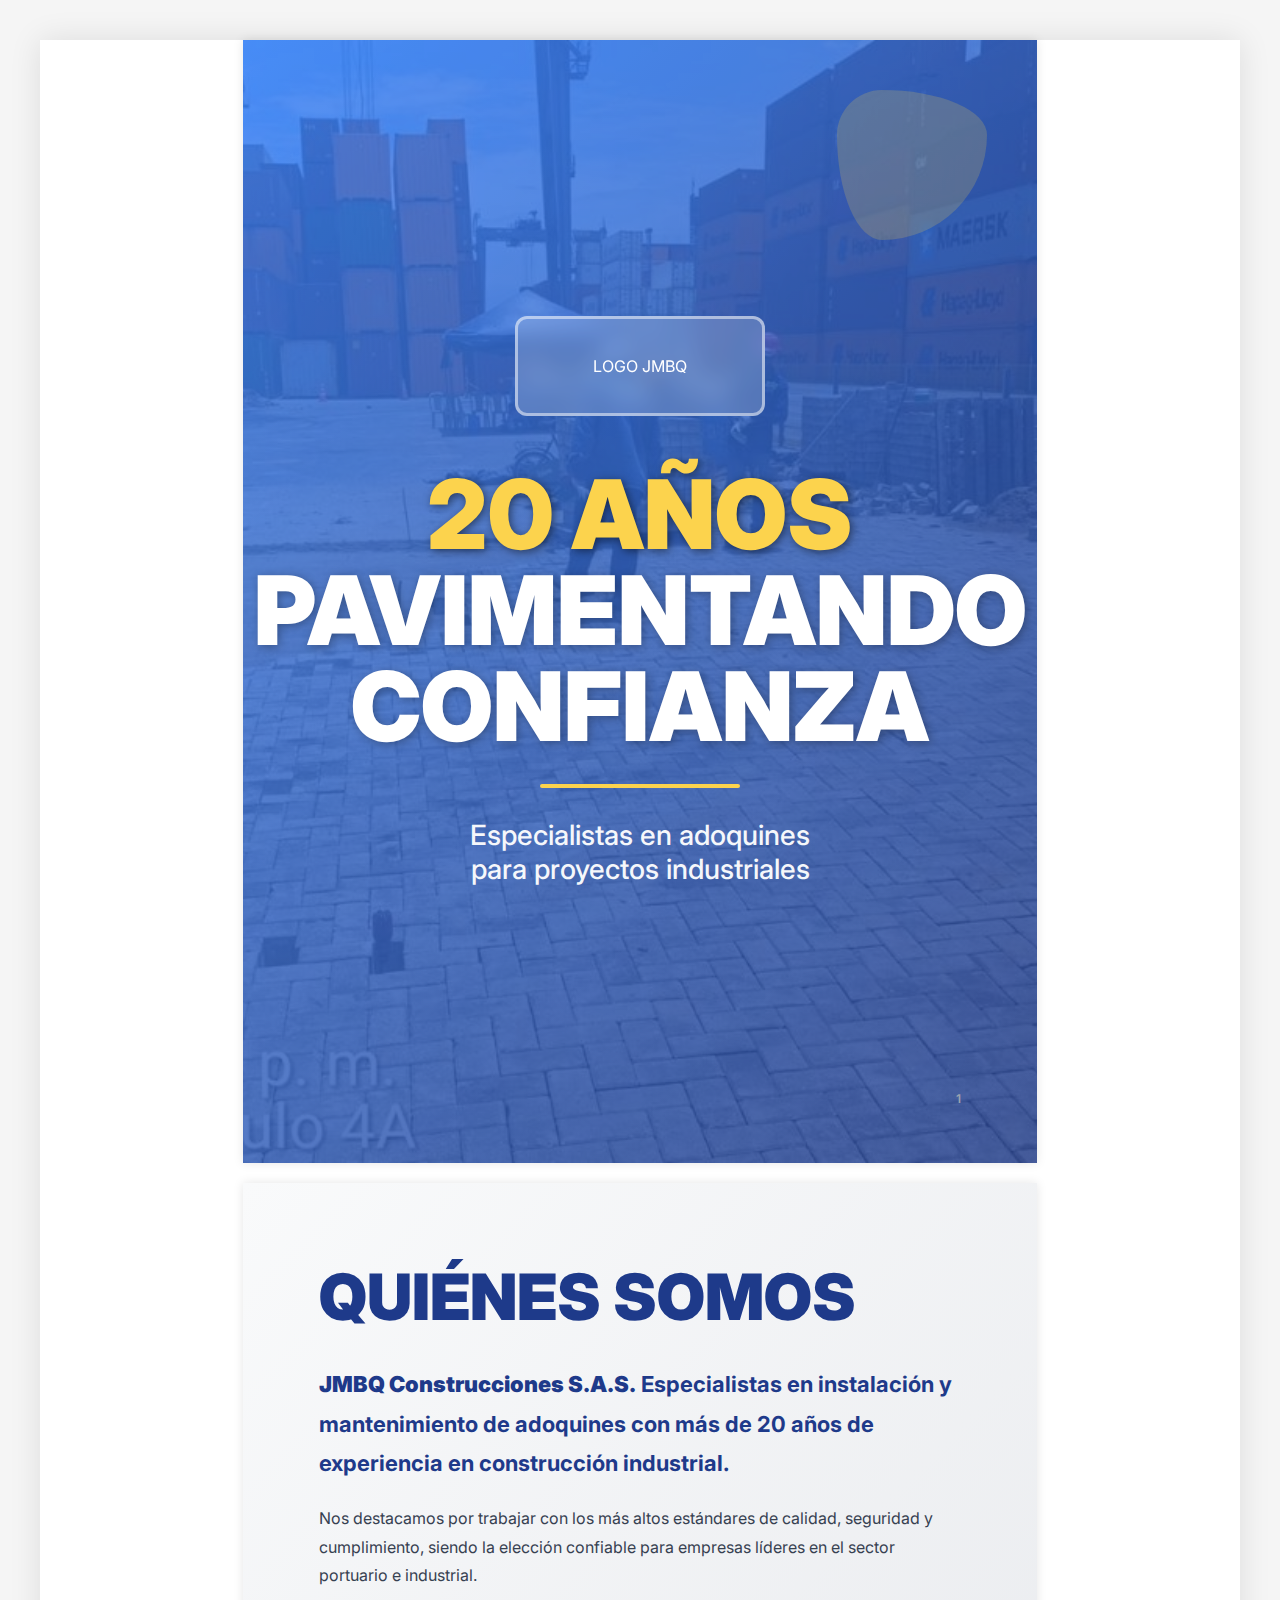
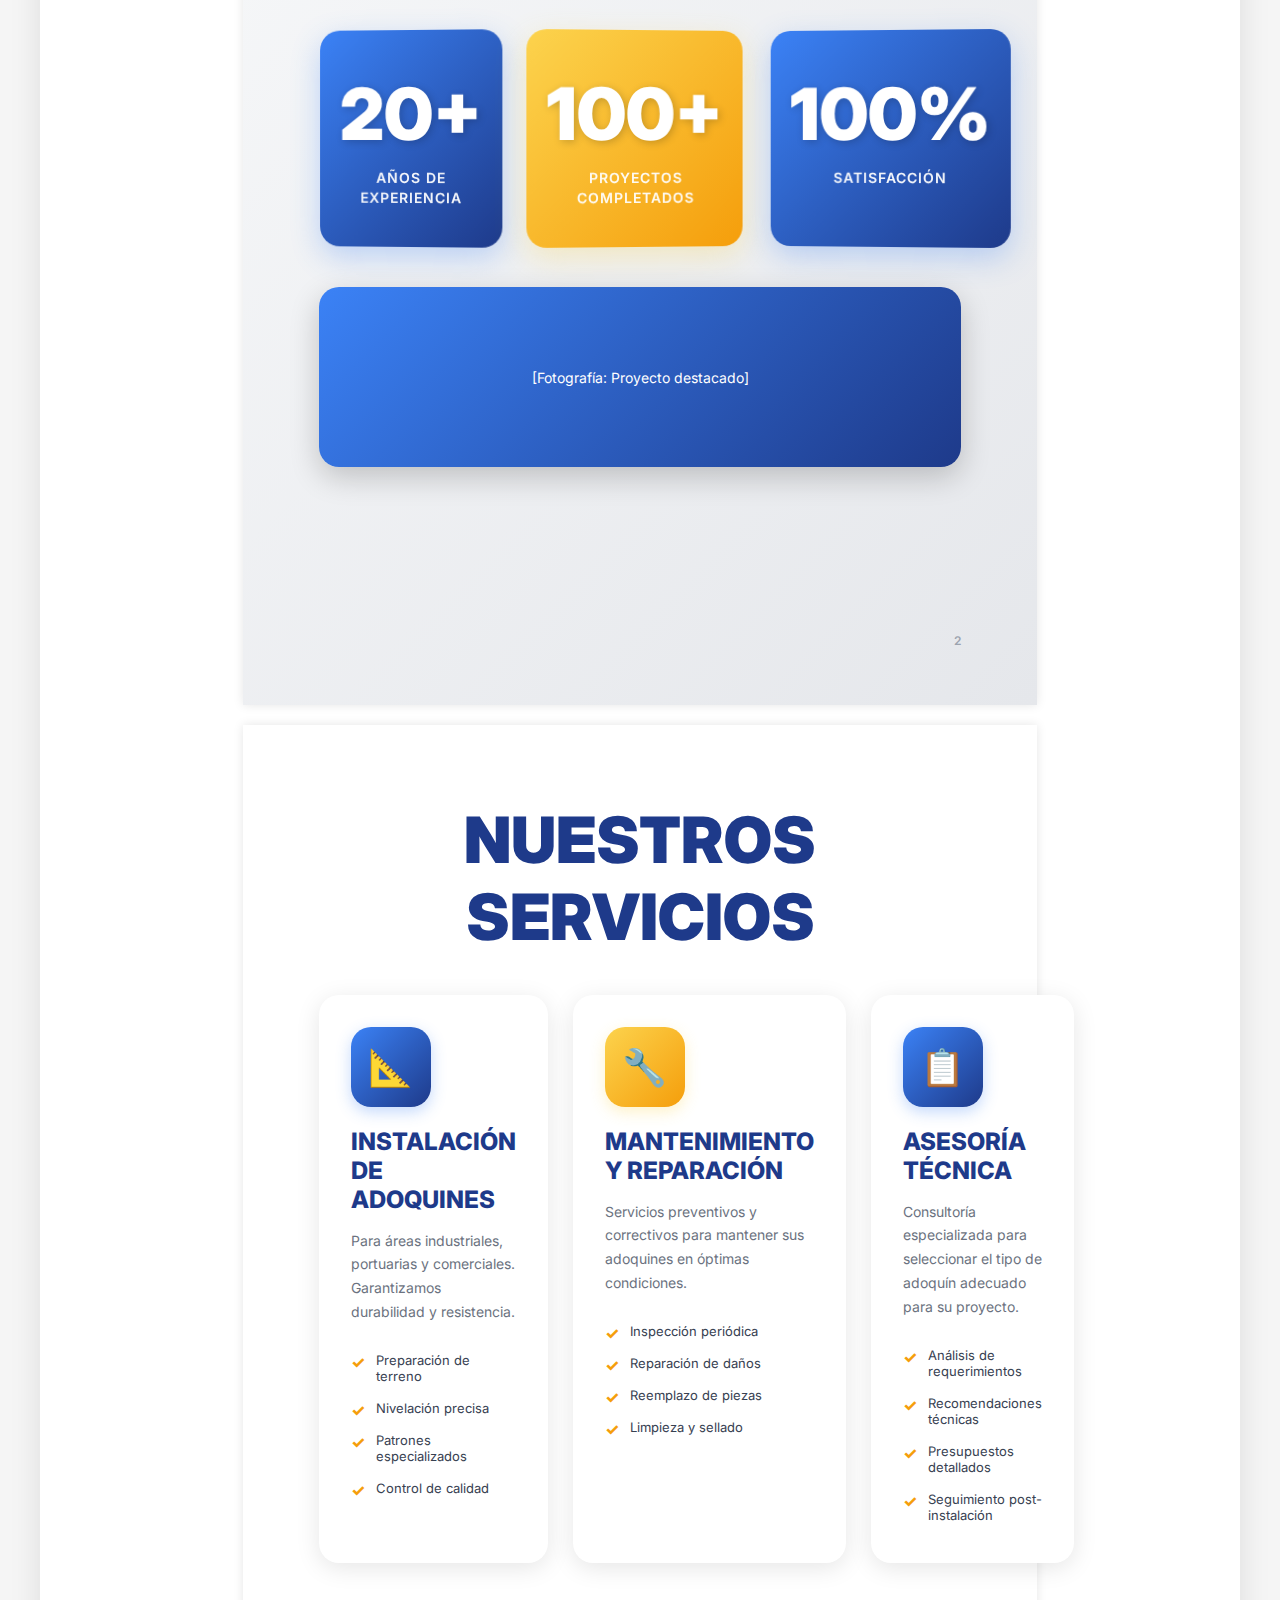
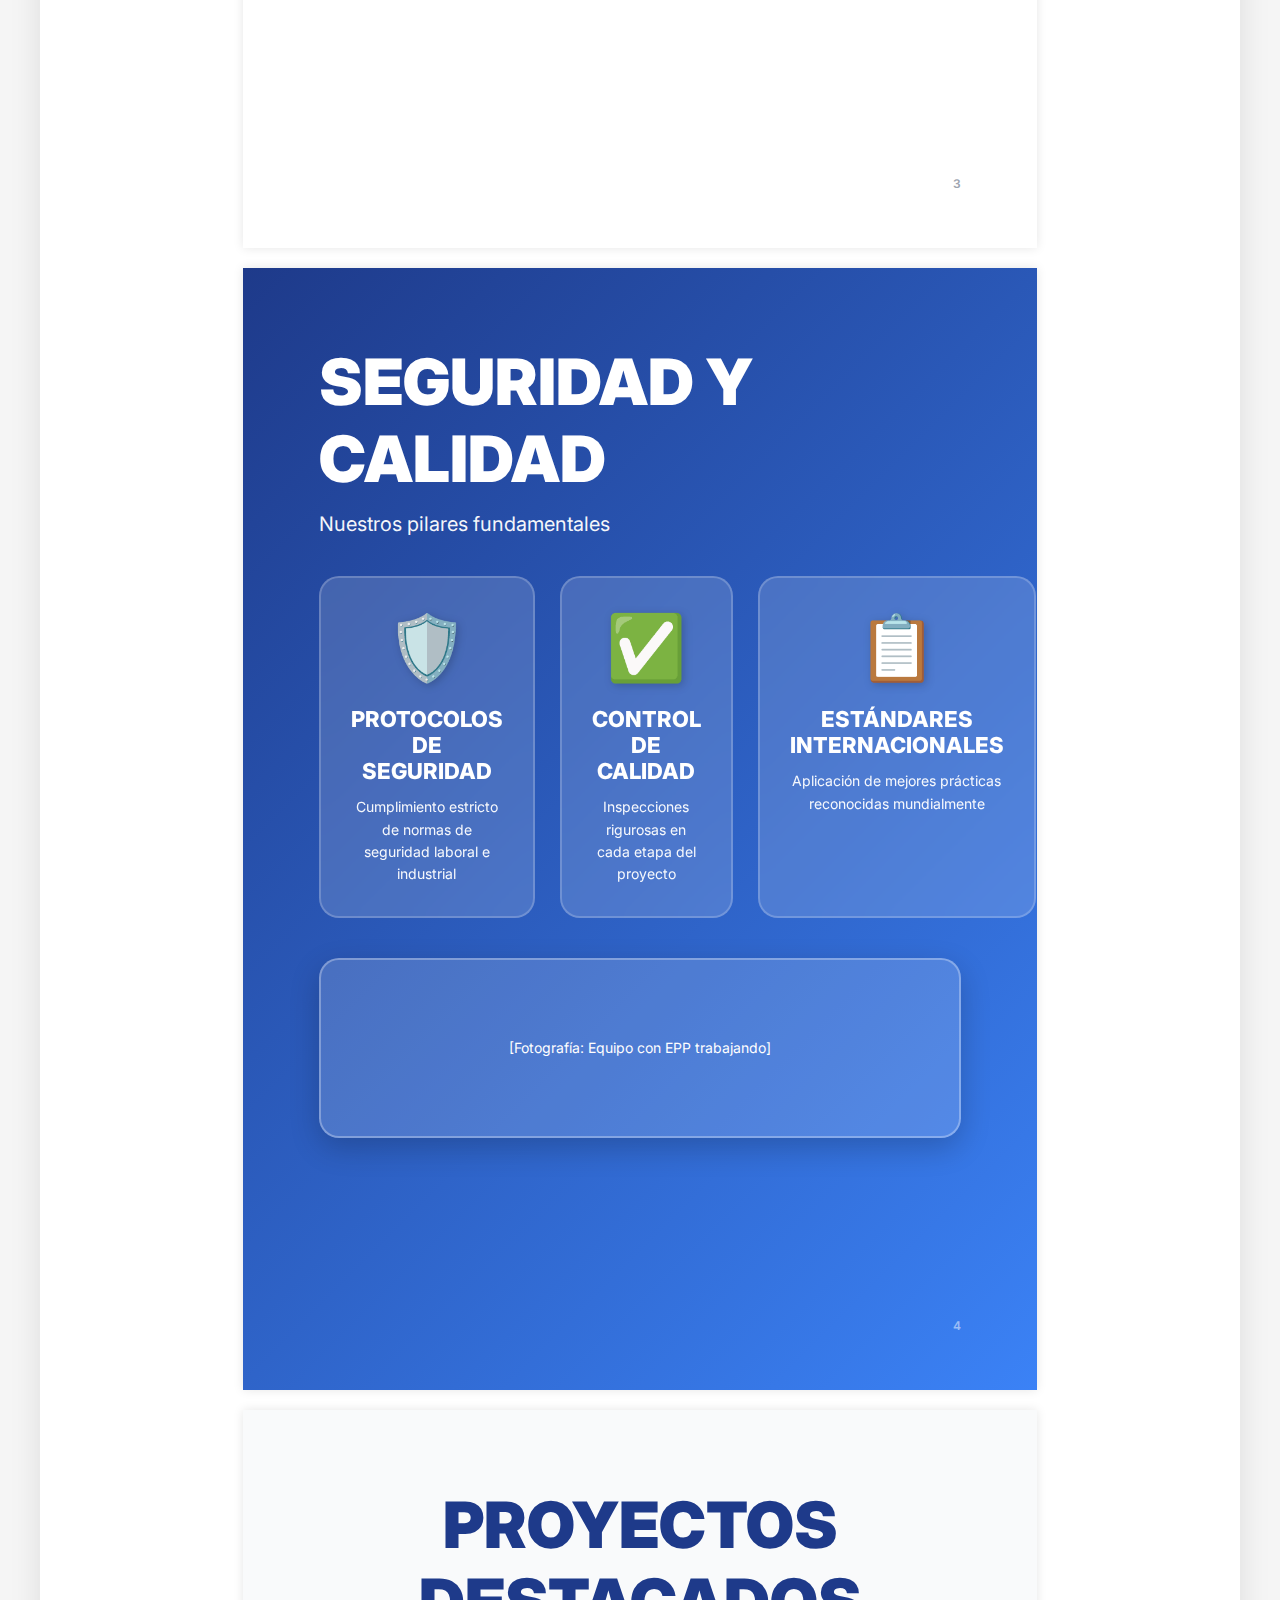
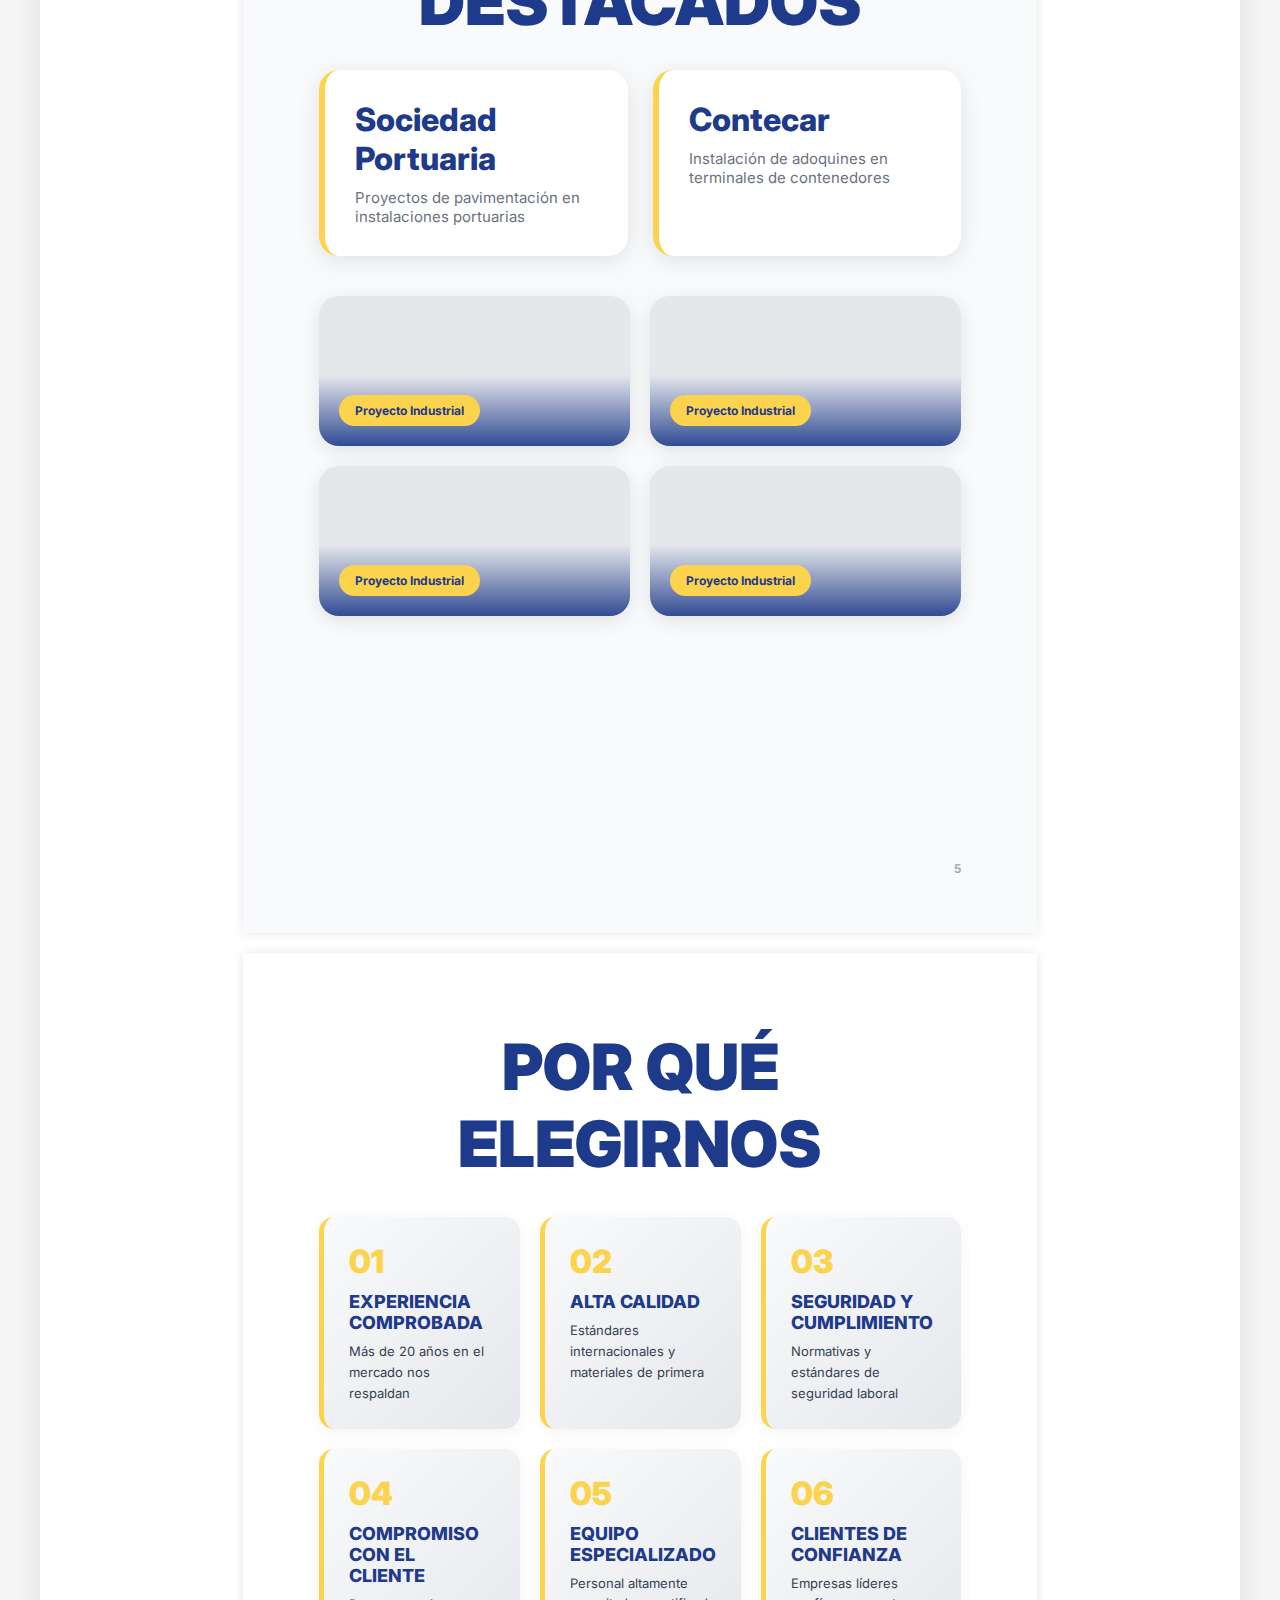
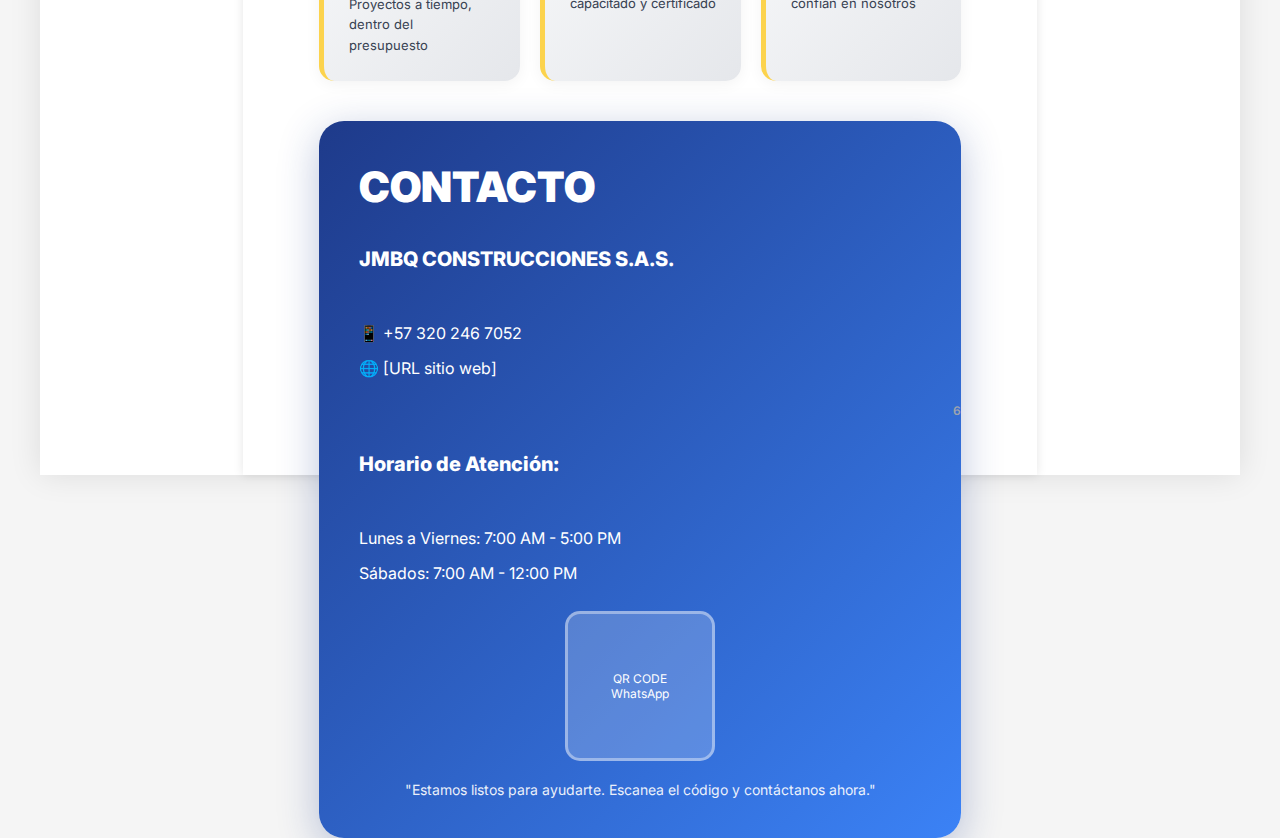
<file: maqueta-propuesta-2-moderna.html>
<!DOCTYPE html>
<html lang="es">
<head>
    <meta charset="UTF-8">
    <meta name="viewport" content="width=device-width, initial-scale=1.0">
    <title>Propuesta 2: Brochure Moderno - JMBQ Construcciones</title>
    <link rel="preconnect" href="https://fonts.googleapis.com">
    <link rel="preconnect" href="https://fonts.gstatic.com" crossorigin>
    <link href="https://fonts.googleapis.com/css2?family=Inter:wght@400;500;600;700;800;900&display=swap" rel="stylesheet">
    <style>
        * {
            margin: 0;
            padding: 0;
            box-sizing: border-box;
        }

        body {
            font-family: 'Inter', sans-serif;
            background: #f5f5f5;
            padding: 20px;
        }

        .brochure-container {
            max-width: 1200px;
            margin: 0 auto;
            background: white;
            box-shadow: 0 0 30px rgba(0,0,0,0.1);
        }

        .page {
            width: 210mm;
            height: 297mm;
            background: white;
            margin: 20px auto;
            padding: 20mm;
            box-shadow: 0 0 10px rgba(0,0,0,0.1);
            position: relative;
            page-break-after: always;
        }

        /* Propuesta 2: Colores Modernos y Vibrantes */
        .prop2-primary { color: #3B82F6; }
        .prop2-secondary { color: #FCD34D; }
        .prop2-bg-primary { background: #3B82F6; }
        .prop2-bg-secondary { background: #FCD34D; }

        /* Página 1: Portada Impactante */
        .page-1 {
            background: linear-gradient(135deg, #3B82F6 0%, #1E3A8A 100%);
            color: white;
            display: flex;
            flex-direction: column;
            justify-content: center;
            align-items: center;
            text-align: center;
            position: relative;
            overflow: hidden;
        }

        .page-1::before {
            content: '';
            position: absolute;
            top: 0;
            left: 0;
            right: 0;
            bottom: 0;
            background: url('PAGINA_WEB/REGISTRO_FOTOGRAFICO/WhatsApp Image 2025-09-24 at 12.42.47 PM.jpeg') center/cover;
            opacity: 0.2;
            z-index: 0;
        }

        .page-1-content {
            position: relative;
            z-index: 1;
        }

        .logo-placeholder {
            width: 250px;
            height: 100px;
            background: rgba(255,255,255,0.2);
            border: 3px solid rgba(255,255,255,0.5);
            margin: 0 auto 50px;
            display: flex;
            align-items: center;
            justify-content: center;
            font-size: 16px;
            color: white;
            border-radius: 12px;
            backdrop-filter: blur(10px);
        }

        .page-1 h1 {
            font-size: 96px;
            font-weight: 900;
            line-height: 1;
            margin-bottom: 30px;
            text-shadow: 2px 2px 10px rgba(0,0,0,0.3);
        }

        .page-1 .highlight {
            color: #FCD34D;
            display: block;
            text-shadow: 2px 2px 8px rgba(0,0,0,0.5);
        }

        .decorative-line {
            width: 200px;
            height: 4px;
            background: #FCD34D;
            margin: 30px auto;
            border-radius: 2px;
        }

        .page-1 .subtitle {
            font-size: 28px;
            font-weight: 500;
            opacity: 0.95;
            margin-top: 20px;
        }

        .geometric-shape {
            position: absolute;
            width: 150px;
            height: 150px;
            background: rgba(252, 211, 77, 0.2);
            border-radius: 30% 70% 70% 30% / 30% 30% 70% 70%;
            top: 50px;
            right: 50px;
            z-index: 0;
        }

        /* Página 2: Quiénes Somos + Estadísticas */
        .page-2 {
            background: linear-gradient(135deg, #F9FAFB 0%, #E5E7EB 100%);
        }

        .page-2 h2 {
            font-size: 64px;
            font-weight: 900;
            color: #1E3A8A;
            margin-bottom: 30px;
        }

        .page-2-text {
            font-size: 16px;
            line-height: 1.8;
            color: #374151;
            margin-bottom: 40px;
        }

        .page-2-text .lead {
            font-size: 22px;
            font-weight: 700;
            color: #1E3A8A;
            margin-bottom: 20px;
        }

        .stats-modern {
            display: grid;
            grid-template-columns: repeat(3, 1fr);
            gap: 25px;
            margin: 40px 0;
        }

        .stat-modern-box {
            background: linear-gradient(135deg, #3B82F6 0%, #1E3A8A 100%);
            color: white;
            padding: 40px 20px;
            text-align: center;
            border-radius: 20px;
            box-shadow: 0 10px 30px rgba(59, 130, 246, 0.3);
            transform: perspective(1000px) rotateY(-5deg);
            transition: transform 0.3s;
        }

        .stat-modern-box:nth-child(2) {
            background: linear-gradient(135deg, #FCD34D 0%, #F59E0B 100%);
            transform: perspective(1000px) rotateY(5deg);
            box-shadow: 0 10px 30px rgba(252, 211, 77, 0.3);
        }

        .stat-modern-number {
            font-size: 72px;
            font-weight: 900;
            color: white;
            display: block;
            margin-bottom: 10px;
            text-shadow: 2px 2px 8px rgba(0,0,0,0.2);
        }

        .stat-modern-label {
            font-size: 14px;
            font-weight: 600;
            opacity: 0.95;
            text-transform: uppercase;
            letter-spacing: 1px;
        }

        .image-modern {
            background: linear-gradient(135deg, #3B82F6 0%, #1E3A8A 100%);
            border-radius: 20px;
            padding: 20px;
            margin-top: 30px;
            min-height: 180px;
            display: flex;
            align-items: center;
            justify-content: center;
            color: white;
            font-size: 14px;
            box-shadow: 0 10px 30px rgba(0,0,0,0.2);
        }

        /* Página 3: Servicios Visuales */
        .page-3 {
            background: white;
        }

        .page-3 h2 {
            font-size: 64px;
            font-weight: 900;
            color: #1E3A8A;
            margin-bottom: 40px;
            text-align: center;
        }

        .services-modern-grid {
            display: grid;
            grid-template-columns: repeat(3, 1fr);
            gap: 25px;
        }

        .service-modern-card {
            background: white;
            padding: 30px;
            border-radius: 20px;
            box-shadow: 0 5px 25px rgba(0,0,0,0.1);
            border: 2px solid transparent;
            transition: all 0.3s;
        }

        .service-modern-card:hover {
            transform: translateY(-10px);
            box-shadow: 0 15px 40px rgba(0,0,0,0.15);
            border-color: #FCD34D;
        }

        .service-modern-icon {
            width: 80px;
            height: 80px;
            background: linear-gradient(135deg, #3B82F6 0%, #1E3A8A 100%);
            border-radius: 20px;
            margin-bottom: 20px;
            display: flex;
            align-items: center;
            justify-content: center;
            color: white;
            font-size: 36px;
            box-shadow: 0 5px 15px rgba(59, 130, 246, 0.3);
        }

        .service-modern-card:nth-child(2) .service-modern-icon {
            background: linear-gradient(135deg, #FCD34D 0%, #F59E0B 100%);
            box-shadow: 0 5px 15px rgba(252, 211, 77, 0.3);
        }

        .service-modern-card h3 {
            font-size: 24px;
            font-weight: 800;
            color: #1E3A8A;
            margin-bottom: 15px;
        }

        .service-modern-card p {
            font-size: 14px;
            line-height: 1.7;
            color: #6b7280;
            margin-bottom: 20px;
        }

        .service-modern-list {
            list-style: none;
            font-size: 13px;
            color: #374151;
        }

        .service-modern-list li {
            padding: 8px 0;
            padding-left: 25px;
            position: relative;
        }

        .service-modern-list li::before {
            content: '✓';
            position: absolute;
            left: 0;
            color: #F59E0B;
            font-weight: 800;
            font-size: 16px;
        }

        /* Página 4: Seguridad y Calidad Visual */
        .page-4 {
            background: linear-gradient(135deg, #1E3A8A 0%, #3B82F6 100%);
            color: white;
        }

        .page-4 h2 {
            font-size: 64px;
            font-weight: 900;
            color: white;
            margin-bottom: 15px;
        }

        .page-4 .subtitle {
            font-size: 20px;
            margin-bottom: 40px;
            opacity: 0.95;
        }

        .safety-modern-grid {
            display: grid;
            grid-template-columns: repeat(3, 1fr);
            gap: 25px;
            margin-top: 40px;
        }

        .safety-modern-item {
            background: rgba(255,255,255,0.15);
            backdrop-filter: blur(10px);
            padding: 30px;
            border-radius: 20px;
            text-align: center;
            border: 2px solid rgba(255,255,255,0.2);
        }

        .safety-modern-icon {
            font-size: 64px;
            margin-bottom: 20px;
            filter: drop-shadow(2px 2px 4px rgba(0,0,0,0.2));
        }

        .safety-modern-item h4 {
            font-size: 22px;
            font-weight: 800;
            margin-bottom: 12px;
        }

        .safety-modern-item p {
            font-size: 14px;
            opacity: 0.95;
            line-height: 1.6;
        }

        /* Página 5: Proyectos Galería */
        .page-5 {
            background: #F9FAFB;
        }

        .page-5 h2 {
            font-size: 64px;
            font-weight: 900;
            color: #1E3A8A;
            margin-bottom: 30px;
            text-align: center;
        }

        .clients-modern {
            display: grid;
            grid-template-columns: repeat(2, 1fr);
            gap: 25px;
            margin-bottom: 40px;
        }

        .client-modern-badge {
            background: white;
            padding: 30px;
            border-radius: 20px;
            border-left: 6px solid #FCD34D;
            box-shadow: 0 5px 25px rgba(0,0,0,0.1);
        }

        .client-modern-badge h3 {
            font-size: 32px;
            font-weight: 800;
            color: #1E3A8A;
            margin-bottom: 10px;
        }

        .client-modern-badge p {
            font-size: 15px;
            color: #6b7280;
        }

        .projects-modern-grid {
            display: grid;
            grid-template-columns: repeat(2, 1fr);
            gap: 20px;
        }

        .project-modern-card {
            background: #e5e7eb;
            border-radius: 20px;
            overflow: hidden;
            min-height: 150px;
            position: relative;
            box-shadow: 0 5px 20px rgba(0,0,0,0.1);
        }

        .project-modern-overlay {
            position: absolute;
            bottom: 0;
            left: 0;
            right: 0;
            background: linear-gradient(to top, rgba(30, 58, 138, 0.9), transparent);
            padding: 20px;
            color: white;
        }

        .project-modern-tag {
            background: #FCD34D;
            color: #1E3A8A;
            padding: 8px 16px;
            border-radius: 25px;
            font-size: 12px;
            font-weight: 700;
            display: inline-block;
        }

        /* Página 6: Por Qué Elegirnos + Contacto */
        .page-6 {
            background: white;
        }

        .why-modern-section {
            margin-bottom: 40px;
        }

        .why-modern-section h2 {
            font-size: 64px;
            font-weight: 900;
            color: #1E3A8A;
            margin-bottom: 35px;
            text-align: center;
        }

        .why-modern-grid {
            display: grid;
            grid-template-columns: repeat(3, 1fr);
            gap: 20px;
        }

        .why-modern-item {
            background: linear-gradient(135deg, #F9FAFB 0%, #E5E7EB 100%);
            padding: 25px;
            border-radius: 15px;
            border-left: 5px solid #FCD34D;
            box-shadow: 0 3px 15px rgba(0,0,0,0.05);
        }

        .why-modern-number {
            font-size: 32px;
            font-weight: 900;
            color: #FCD34D;
            margin-bottom: 10px;
        }

        .why-modern-item h4 {
            font-size: 18px;
            font-weight: 800;
            color: #1E3A8A;
            margin-bottom: 8px;
        }

        .why-modern-item p {
            font-size: 13px;
            color: #374151;
            line-height: 1.6;
        }

        .contact-modern-section {
            background: linear-gradient(135deg, #1E3A8A 0%, #3B82F6 100%);
            color: white;
            padding: 40px;
            border-radius: 25px;
            box-shadow: 0 10px 40px rgba(30, 58, 138, 0.3);
        }

        .contact-modern-section h3 {
            font-size: 42px;
            font-weight: 900;
            margin-bottom: 25px;
        }

        .contact-modern-info {
            font-size: 16px;
            line-height: 2.2;
        }

        .contact-modern-info strong {
            display: block;
            margin-top: 20px;
            font-size: 20px;
            font-weight: 800;
        }

        .qr-placeholder {
            width: 150px;
            height: 150px;
            background: rgba(255,255,255,0.2);
            border: 3px solid rgba(255,255,255,0.4);
            border-radius: 15px;
            margin: 20px auto;
            display: flex;
            align-items: center;
            justify-content: center;
            font-size: 12px;
            text-align: center;
        }

        .page-number {
            position: absolute;
            bottom: 15mm;
            right: 20mm;
            font-size: 12px;
            color: #9ca3af;
            font-weight: 600;
        }

        @media print {
            body {
                background: white;
                padding: 0;
            }
            .page {
                margin: 0;
                box-shadow: none;
            }
        }
    </style>
</head>
<body>
    <div class="brochure-container">
        <!-- PÁGINA 1: PORTADA IMPACTANTE -->
        <div class="page page-1">
            <div class="geometric-shape"></div>
            <div class="page-1-content">
                <div class="logo-placeholder">LOGO JMBQ</div>
                <h1>
                    <span class="highlight">20 AÑOS</span>
                    PAVIMENTANDO
                    CONFIANZA
                </h1>
                <div class="decorative-line"></div>
                <p class="subtitle">
                    Especialistas en adoquines<br>
                    para proyectos industriales
                </p>
            </div>
            <div class="page-number">1</div>
        </div>

        <!-- PÁGINA 2: QUIÉNES SOMOS + ESTADÍSTICAS -->
        <div class="page page-2">
            <h2>QUIÉNES SOMOS</h2>
            <div class="page-2-text">
                <p class="lead">
                    <strong>JMBQ Construcciones S.A.S.</strong> Especialistas en instalación y mantenimiento de adoquines con más de 20 años de experiencia en construcción industrial.
                </p>
                <p>
                    Nos destacamos por trabajar con los más altos estándares de calidad, seguridad y cumplimiento, siendo la elección confiable para empresas líderes en el sector portuario e industrial.
                </p>
            </div>
            <div class="stats-modern">
                <div class="stat-modern-box">
                    <span class="stat-modern-number">20+</span>
                    <span class="stat-modern-label">Años de Experiencia</span>
                </div>
                <div class="stat-modern-box">
                    <span class="stat-modern-number">100+</span>
                    <span class="stat-modern-label">Proyectos Completados</span>
                </div>
                <div class="stat-modern-box">
                    <span class="stat-modern-number">100%</span>
                    <span class="stat-modern-label">Satisfacción</span>
                </div>
            </div>
            <div class="image-modern">[Fotografía: Proyecto destacado]</div>
            <div class="page-number">2</div>
        </div>

        <!-- PÁGINA 3: SERVICIOS VISUALES -->
        <div class="page page-3">
            <h2>NUESTROS SERVICIOS</h2>
            <div class="services-modern-grid">
                <div class="service-modern-card">
                    <div class="service-modern-icon">📐</div>
                    <h3>INSTALACIÓN DE ADOQUINES</h3>
                    <p>Para áreas industriales, portuarias y comerciales. Garantizamos durabilidad y resistencia.</p>
                    <ul class="service-modern-list">
                        <li>Preparación de terreno</li>
                        <li>Nivelación precisa</li>
                        <li>Patrones especializados</li>
                        <li>Control de calidad</li>
                    </ul>
                </div>
                <div class="service-modern-card">
                    <div class="service-modern-icon">🔧</div>
                    <h3>MANTENIMIENTO Y REPARACIÓN</h3>
                    <p>Servicios preventivos y correctivos para mantener sus adoquines en óptimas condiciones.</p>
                    <ul class="service-modern-list">
                        <li>Inspección periódica</li>
                        <li>Reparación de daños</li>
                        <li>Reemplazo de piezas</li>
                        <li>Limpieza y sellado</li>
                    </ul>
                </div>
                <div class="service-modern-card">
                    <div class="service-modern-icon">📋</div>
                    <h3>ASESORÍA TÉCNICA</h3>
                    <p>Consultoría especializada para seleccionar el tipo de adoquín adecuado para su proyecto.</p>
                    <ul class="service-modern-list">
                        <li>Análisis de requerimientos</li>
                        <li>Recomendaciones técnicas</li>
                        <li>Presupuestos detallados</li>
                        <li>Seguimiento post-instalación</li>
                    </ul>
                </div>
            </div>
            <div class="page-number">3</div>
        </div>

        <!-- PÁGINA 4: SEGURIDAD Y CALIDAD VISUAL -->
        <div class="page page-4">
            <h2>SEGURIDAD Y CALIDAD</h2>
            <p class="subtitle">Nuestros pilares fundamentales</p>
            <div class="safety-modern-grid">
                <div class="safety-modern-item">
                    <div class="safety-modern-icon">🛡️</div>
                    <h4>PROTOCOLOS DE SEGURIDAD</h4>
                    <p>Cumplimiento estricto de normas de seguridad laboral e industrial</p>
                </div>
                <div class="safety-modern-item">
                    <div class="safety-modern-icon">✅</div>
                    <h4>CONTROL DE CALIDAD</h4>
                    <p>Inspecciones rigurosas en cada etapa del proyecto</p>
                </div>
                <div class="safety-modern-item">
                    <div class="safety-modern-icon">📋</div>
                    <h4>ESTÁNDARES INTERNACIONALES</h4>
                    <p>Aplicación de mejores prácticas reconocidas mundialmente</p>
                </div>
            </div>
            <div class="image-modern" style="margin-top: 40px; background: rgba(255,255,255,0.15); border: 2px solid rgba(255,255,255,0.3);">[Fotografía: Equipo con EPP trabajando]</div>
            <div class="page-number" style="color: rgba(255,255,255,0.5);">4</div>
        </div>

        <!-- PÁGINA 5: PROYECTOS GALERÍA -->
        <div class="page page-5">
            <h2>PROYECTOS DESTACADOS</h2>
            <div class="clients-modern">
                <div class="client-modern-badge">
                    <h3>Sociedad Portuaria</h3>
                    <p>Proyectos de pavimentación en instalaciones portuarias</p>
                </div>
                <div class="client-modern-badge">
                    <h3>Contecar</h3>
                    <p>Instalación de adoquines en terminales de contenedores</p>
                </div>
            </div>
            <div class="projects-modern-grid">
                <div class="project-modern-card">
                    <div class="project-modern-overlay">
                        <span class="project-modern-tag">Proyecto Industrial</span>
                    </div>
                </div>
                <div class="project-modern-card">
                    <div class="project-modern-overlay">
                        <span class="project-modern-tag">Proyecto Industrial</span>
                    </div>
                </div>
                <div class="project-modern-card">
                    <div class="project-modern-overlay">
                        <span class="project-modern-tag">Proyecto Industrial</span>
                    </div>
                </div>
                <div class="project-modern-card">
                    <div class="project-modern-overlay">
                        <span class="project-modern-tag">Proyecto Industrial</span>
                    </div>
                </div>
            </div>
            <div class="page-number">5</div>
        </div>

        <!-- PÁGINA 6: POR QUÉ ELEGIRNOS + CONTACTO -->
        <div class="page page-6">
            <div class="why-modern-section">
                <h2>POR QUÉ ELEGIRNOS</h2>
                <div class="why-modern-grid">
                    <div class="why-modern-item">
                        <div class="why-modern-number">01</div>
                        <h4>EXPERIENCIA COMPROBADA</h4>
                        <p>Más de 20 años en el mercado nos respaldan</p>
                    </div>
                    <div class="why-modern-item">
                        <div class="why-modern-number">02</div>
                        <h4>ALTA CALIDAD</h4>
                        <p>Estándares internacionales y materiales de primera</p>
                    </div>
                    <div class="why-modern-item">
                        <div class="why-modern-number">03</div>
                        <h4>SEGURIDAD Y CUMPLIMIENTO</h4>
                        <p>Normativas y estándares de seguridad laboral</p>
                    </div>
                    <div class="why-modern-item">
                        <div class="why-modern-number">04</div>
                        <h4>COMPROMISO CON EL CLIENTE</h4>
                        <p>Proyectos a tiempo, dentro del presupuesto</p>
                    </div>
                    <div class="why-modern-item">
                        <div class="why-modern-number">05</div>
                        <h4>EQUIPO ESPECIALIZADO</h4>
                        <p>Personal altamente capacitado y certificado</p>
                    </div>
                    <div class="why-modern-item">
                        <div class="why-modern-number">06</div>
                        <h4>CLIENTES DE CONFIANZA</h4>
                        <p>Empresas líderes confían en nosotros</p>
                    </div>
                </div>
            </div>
            <div class="contact-modern-section">
                <h3>CONTACTO</h3>
                <div class="contact-modern-info">
                    <strong>JMBQ CONSTRUCCIONES S.A.S.</strong>
                    <br>📱 +57 320 246 7052
                    <br>🌐 [URL sitio web]
                    <br><br>
                    <strong>Horario de Atención:</strong>
                    <br>Lunes a Viernes: 7:00 AM - 5:00 PM
                    <br>Sábados: 7:00 AM - 12:00 PM
                </div>
                <div class="qr-placeholder">QR CODE<br>WhatsApp</div>
                <p style="text-align: center; margin-top: 20px; font-size: 14px; opacity: 0.9;">
                    "Estamos listos para ayudarte. Escanea el código y contáctanos ahora."
                </p>
            </div>
            <div class="page-number">6</div>
        </div>
    </div>
</body>
</html>
</file>
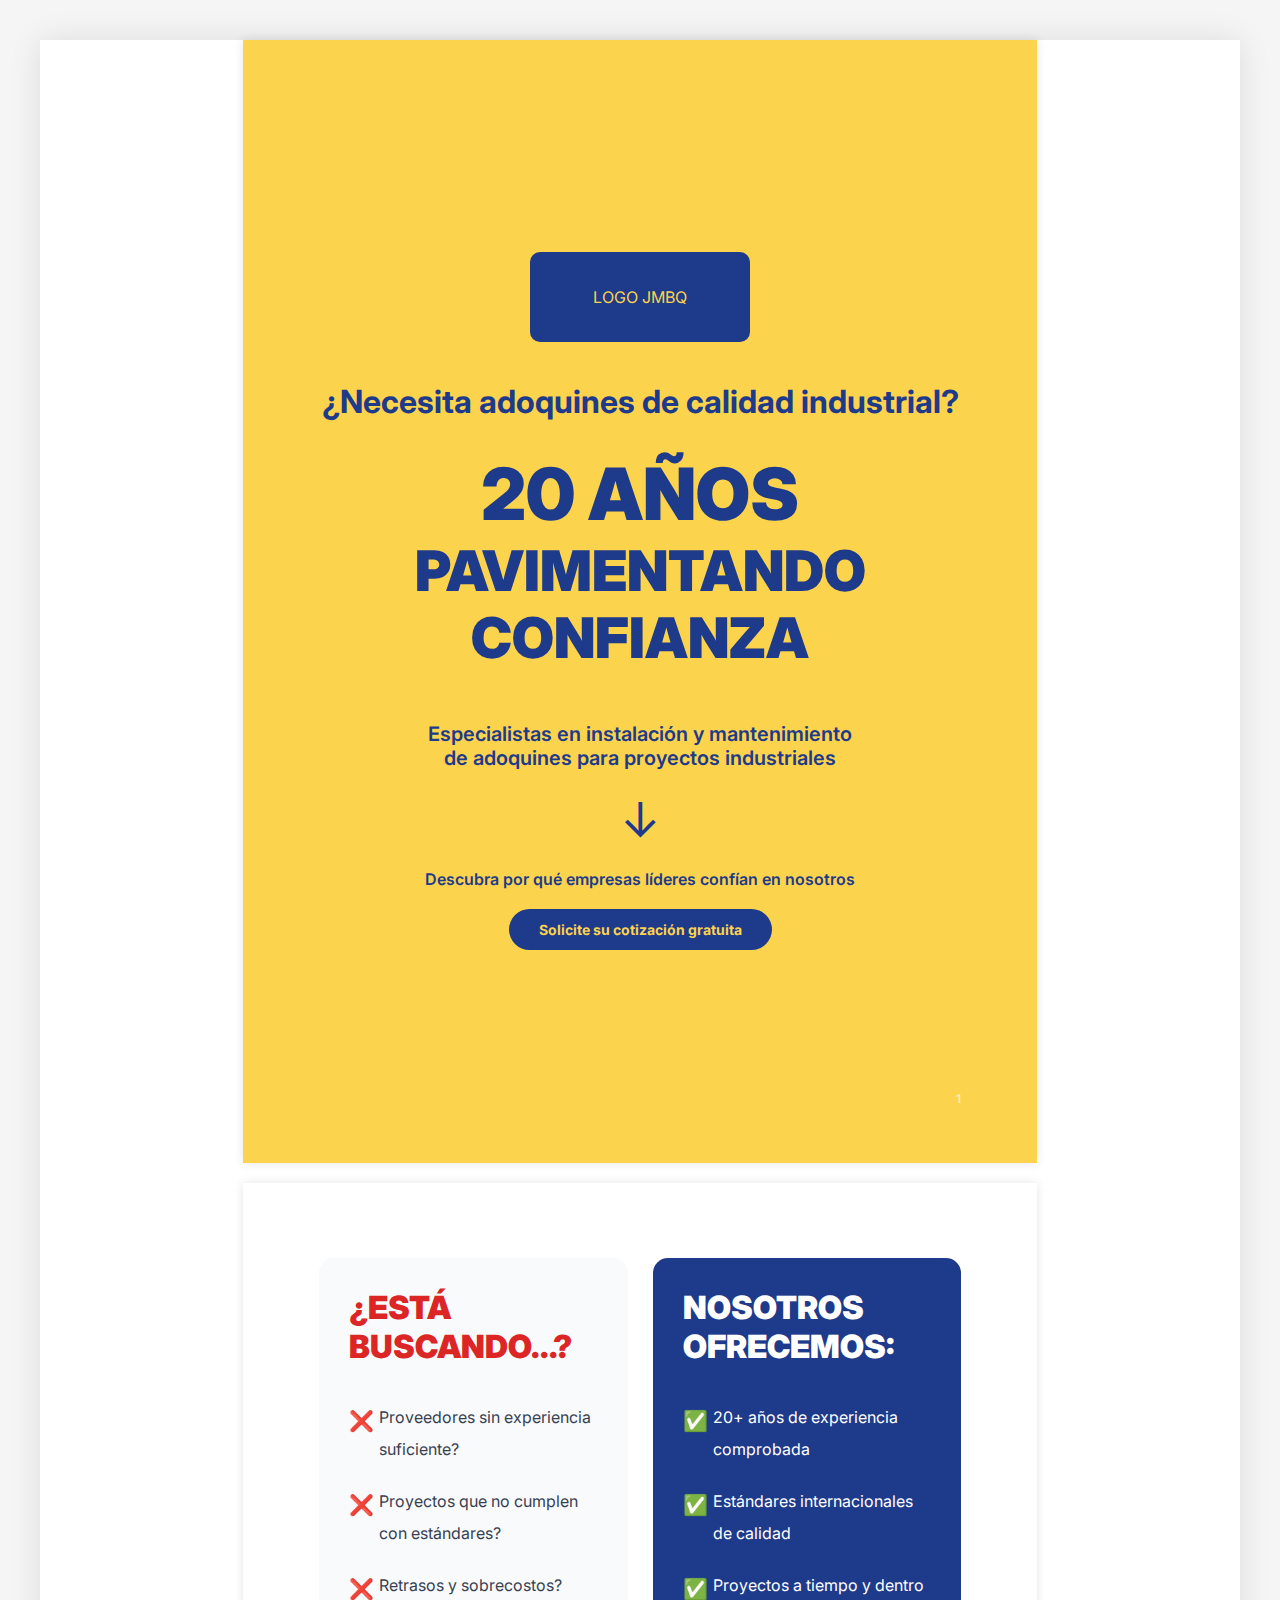
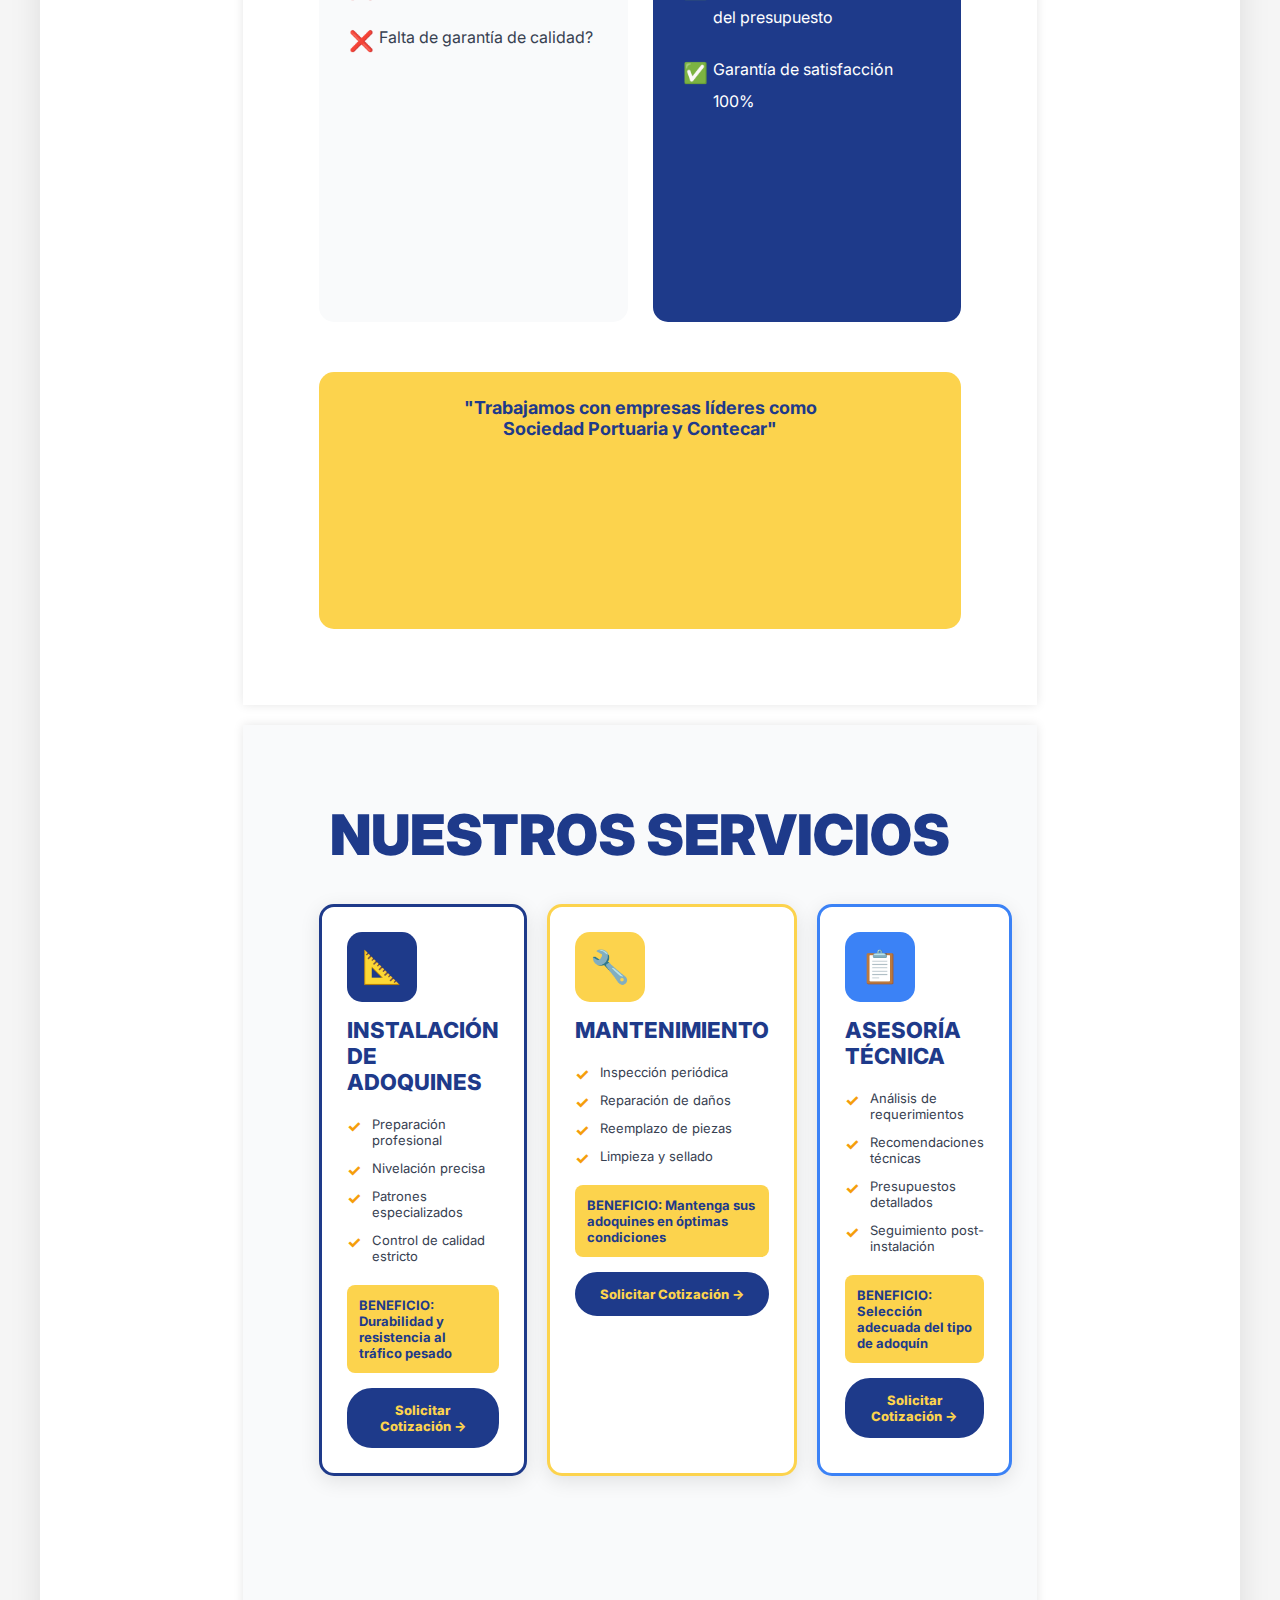
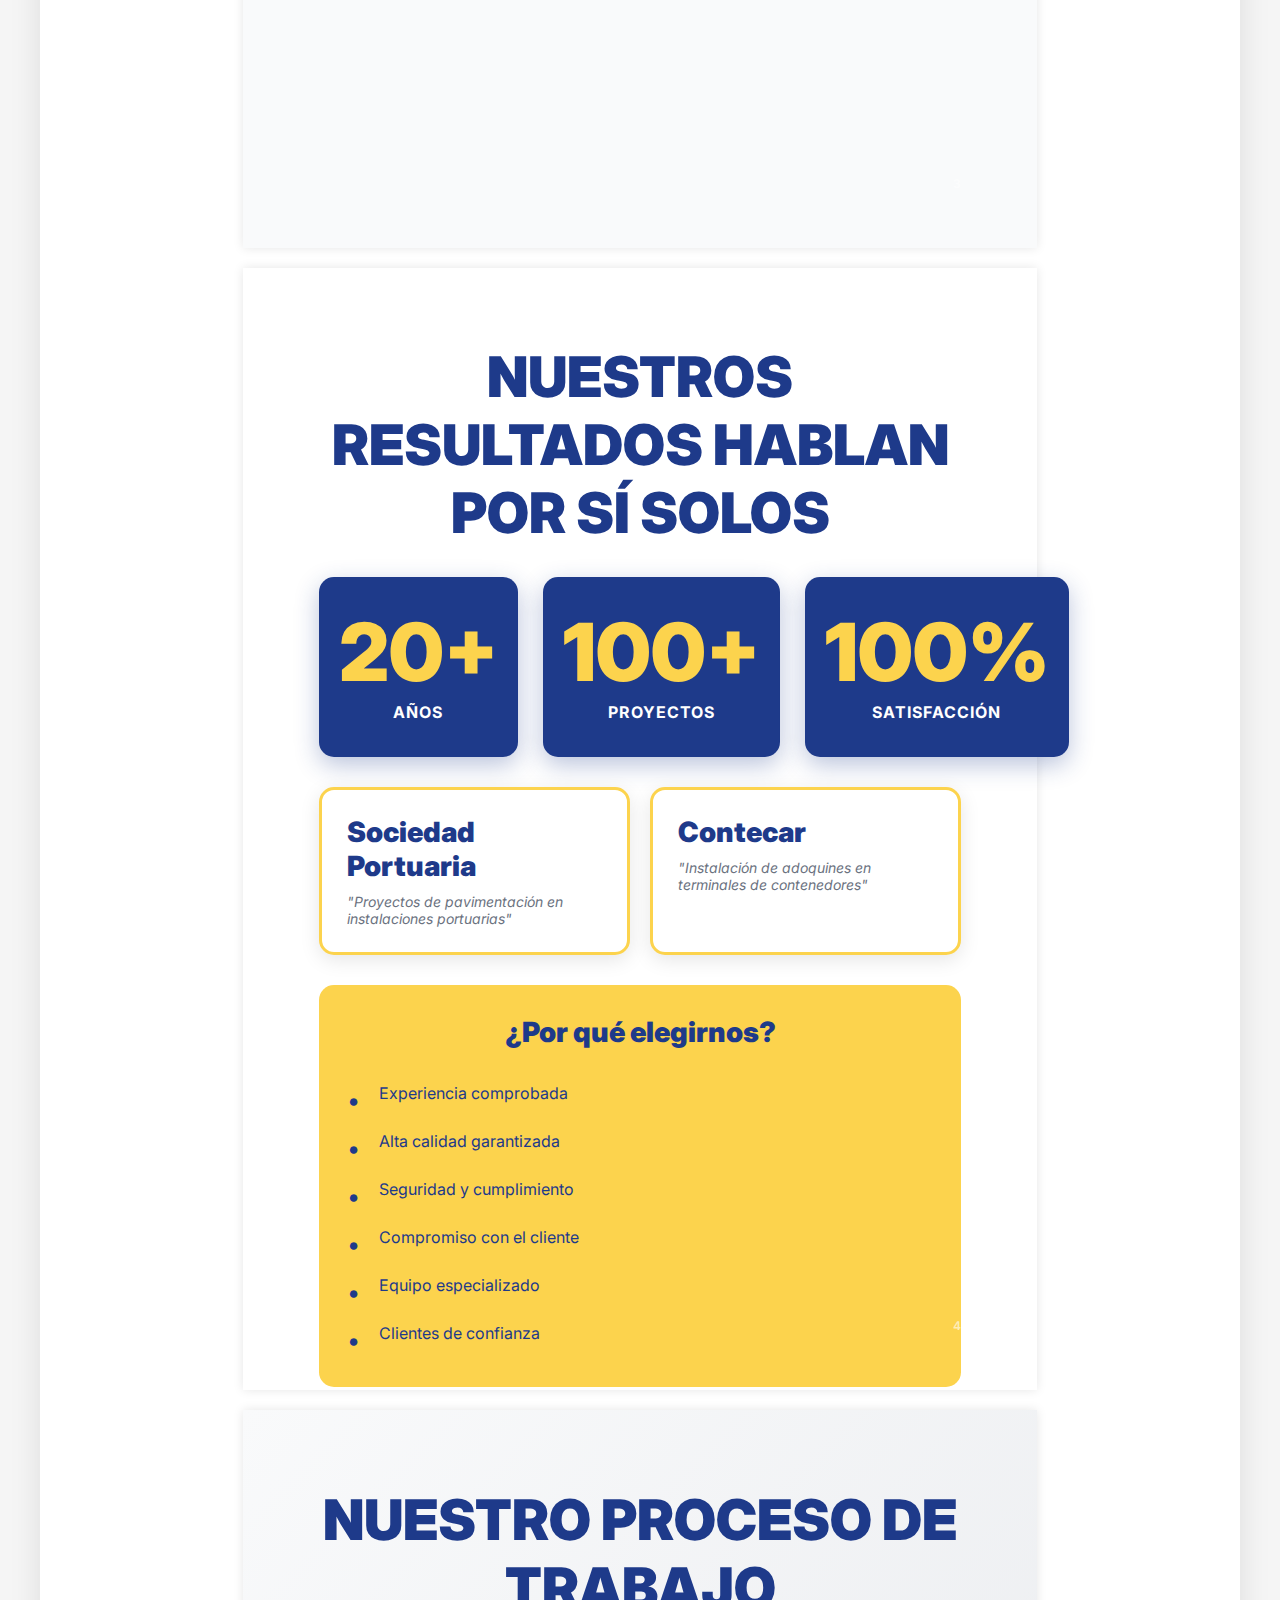
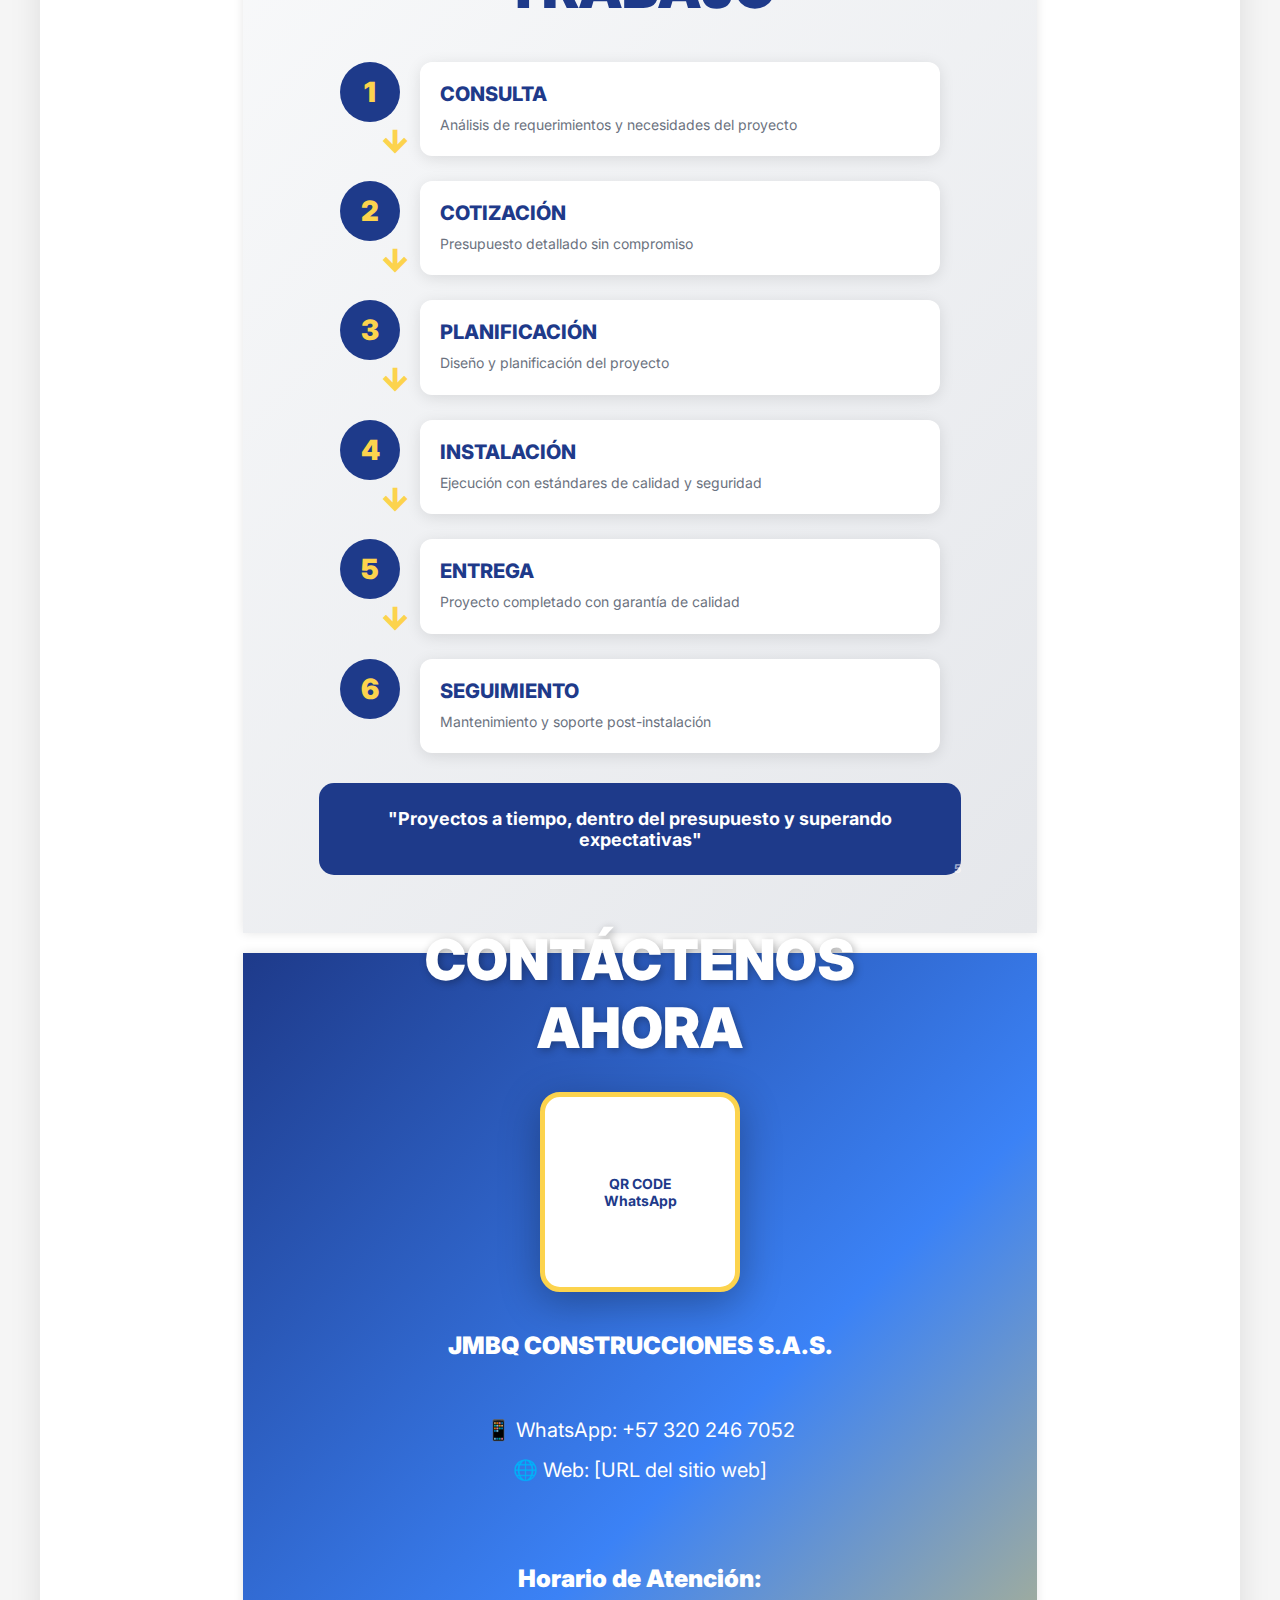
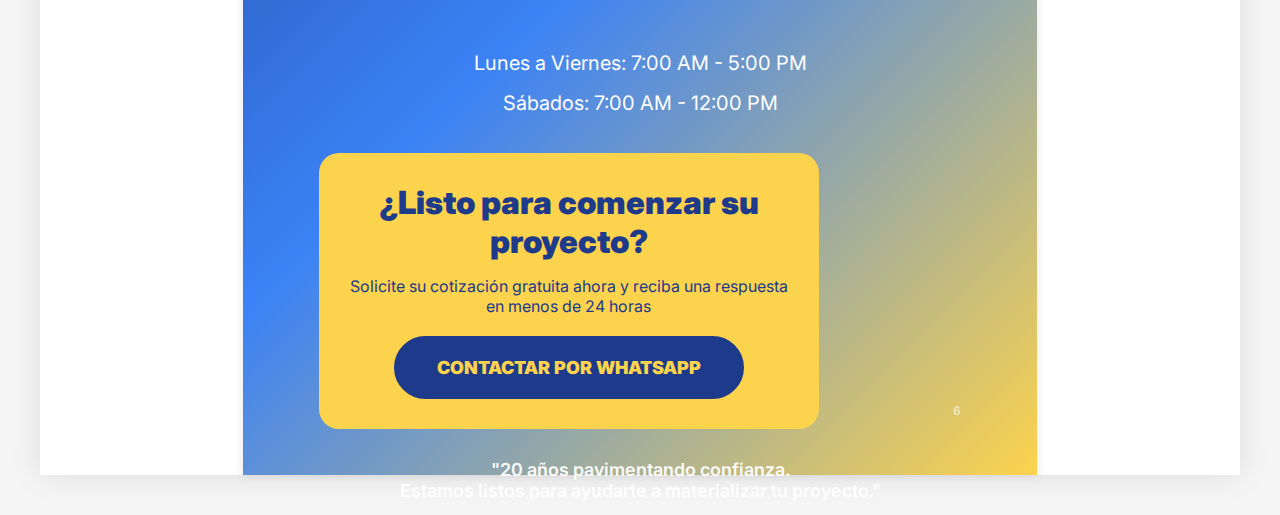
<file: maqueta-propuesta-3-comercial.html>
<!DOCTYPE html>
<html lang="es">
<head>
    <meta charset="UTF-8">
    <meta name="viewport" content="width=device-width, initial-scale=1.0">
    <title>Propuesta 3: Brochure Comercial - JMBQ Construcciones</title>
    <link rel="preconnect" href="https://fonts.googleapis.com">
    <link rel="preconnect" href="https://fonts.gstatic.com" crossorigin>
    <link href="https://fonts.googleapis.com/css2?family=Inter:wght@400;500;600;700;800;900&display=swap" rel="stylesheet">
    <style>
        * {
            margin: 0;
            padding: 0;
            box-sizing: border-box;
        }

        body {
            font-family: 'Inter', sans-serif;
            background: #f5f5f5;
            padding: 20px;
        }

        .brochure-container {
            max-width: 1200px;
            margin: 0 auto;
            background: white;
            box-shadow: 0 0 30px rgba(0,0,0,0.1);
        }

        .page {
            width: 210mm;
            height: 297mm;
            background: white;
            margin: 20px auto;
            padding: 20mm;
            box-shadow: 0 0 10px rgba(0,0,0,0.1);
            position: relative;
            page-break-after: always;
        }

        /* Propuesta 3: Colores Comerciales y Dinámicos */
        .prop3-primary { color: #1E3A8A; }
        .prop3-secondary { color: #FCD34D; }
        .prop3-bg-primary { background: #1E3A8A; }
        .prop3-bg-secondary { background: #FCD34D; }

        /* Página 1: Portada Conversión */
        .page-1 {
            background: #FCD34D;
            color: #1E3A8A;
            display: flex;
            flex-direction: column;
            justify-content: center;
            align-items: center;
            text-align: center;
            position: relative;
        }

        .logo-placeholder {
            width: 220px;
            height: 90px;
            background: #1E3A8A;
            border: 3px solid #1E3A8A;
            margin: 0 auto 40px;
            display: flex;
            align-items: center;
            justify-content: center;
            font-size: 16px;
            color: #FCD34D;
            border-radius: 10px;
        }

        .page-1 h1 {
            font-size: 56px;
            font-weight: 900;
            line-height: 1.2;
            margin-bottom: 20px;
            color: #1E3A8A;
        }

        .page-1 .question {
            font-size: 32px;
            font-weight: 700;
            margin-bottom: 30px;
            color: #1E3A8A;
        }

        .page-1 .highlight {
            color: #1E3A8A;
            display: block;
            font-size: 72px;
        }

        .page-1 .subtitle {
            font-size: 20px;
            font-weight: 600;
            margin-top: 30px;
            color: #1E3A8A;
        }

        .arrow-down {
            font-size: 48px;
            margin: 20px 0;
            color: #1E3A8A;
        }

        .cta-small {
            background: #1E3A8A;
            color: #FCD34D;
            padding: 12px 30px;
            border-radius: 30px;
            font-weight: 700;
            font-size: 14px;
            margin-top: 20px;
            display: inline-block;
        }

        /* Página 2: Problema + Solución */
        .page-2 {
            display: grid;
            grid-template-columns: 1fr 1fr;
            gap: 25px;
        }

        .problem-column {
            background: #F9FAFB;
            padding: 30px;
            border-radius: 15px;
        }

        .problem-column h3 {
            font-size: 32px;
            font-weight: 900;
            color: #DC2626;
            margin-bottom: 25px;
        }

        .problem-list {
            list-style: none;
            font-size: 16px;
            line-height: 2;
            color: #374151;
        }

        .problem-list li {
            padding: 10px 0;
            padding-left: 30px;
            position: relative;
        }

        .problem-list li::before {
            content: '❌';
            position: absolute;
            left: 0;
            font-size: 20px;
        }

        .solution-column {
            background: #1E3A8A;
            color: white;
            padding: 30px;
            border-radius: 15px;
        }

        .solution-column h3 {
            font-size: 32px;
            font-weight: 900;
            margin-bottom: 25px;
        }

        .solution-list {
            list-style: none;
            font-size: 16px;
            line-height: 2;
        }

        .solution-list li {
            padding: 10px 0;
            padding-left: 30px;
            position: relative;
        }

        .solution-list li::before {
            content: '✅';
            position: absolute;
            left: 0;
            font-size: 20px;
        }

        .highlight-box {
            background: #FCD34D;
            color: #1E3A8A;
            padding: 25px;
            border-radius: 15px;
            margin-top: 25px;
            font-size: 18px;
            font-weight: 700;
            text-align: center;
            grid-column: 1 / -1;
        }

        /* Página 3: Servicios + Beneficios */
        .page-3 {
            background: #F9FAFB;
        }

        .page-3 h2 {
            font-size: 56px;
            font-weight: 900;
            color: #1E3A8A;
            margin-bottom: 35px;
            text-align: center;
        }

        .services-commercial-grid {
            display: grid;
            grid-template-columns: repeat(3, 1fr);
            gap: 20px;
        }

        .service-commercial-card {
            background: white;
            padding: 25px;
            border-radius: 15px;
            box-shadow: 0 5px 20px rgba(0,0,0,0.1);
            border: 3px solid transparent;
        }

        .service-commercial-card:nth-child(1) {
            border-color: #1E3A8A;
        }

        .service-commercial-card:nth-child(2) {
            border-color: #FCD34D;
        }

        .service-commercial-card:nth-child(3) {
            border-color: #3B82F6;
        }

        .service-commercial-icon {
            width: 70px;
            height: 70px;
            background: #1E3A8A;
            border-radius: 15px;
            margin-bottom: 15px;
            display: flex;
            align-items: center;
            justify-content: center;
            color: white;
            font-size: 32px;
        }

        .service-commercial-card:nth-child(2) .service-commercial-icon {
            background: #FCD34D;
            color: #1E3A8A;
        }

        .service-commercial-card:nth-child(3) .service-commercial-icon {
            background: #3B82F6;
        }

        .service-commercial-card h3 {
            font-size: 22px;
            font-weight: 800;
            color: #1E3A8A;
            margin-bottom: 12px;
        }

        .service-commercial-list {
            list-style: none;
            font-size: 13px;
            color: #374151;
            margin: 15px 0;
        }

        .service-commercial-list li {
            padding: 6px 0;
            padding-left: 25px;
            position: relative;
        }

        .service-commercial-list li::before {
            content: '✓';
            position: absolute;
            left: 0;
            color: #F59E0B;
            font-weight: 800;
            font-size: 16px;
        }

        .benefit-box {
            background: #FCD34D;
            color: #1E3A8A;
            padding: 12px;
            border-radius: 8px;
            font-size: 13px;
            font-weight: 700;
            margin: 15px 0;
        }

        .cta-button {
            background: #1E3A8A;
            color: #FCD34D;
            padding: 12px 20px;
            border-radius: 25px;
            font-weight: 800;
            font-size: 13px;
            text-align: center;
            display: block;
            margin-top: 15px;
            text-decoration: none;
            border: 2px solid #1E3A8A;
            transition: all 0.3s;
        }

        .cta-button:hover {
            background: #FCD34D;
            color: #1E3A8A;
        }

        /* Página 4: Prueba Social + Estadísticas */
        .page-4 {
            background: white;
        }

        .page-4 h2 {
            font-size: 56px;
            font-weight: 900;
            color: #1E3A8A;
            margin-bottom: 30px;
            text-align: center;
        }

        .stats-commercial {
            display: grid;
            grid-template-columns: repeat(3, 1fr);
            gap: 25px;
            margin: 30px 0;
        }

        .stat-commercial-box {
            background: #1E3A8A;
            color: white;
            padding: 35px 20px;
            text-align: center;
            border-radius: 15px;
            box-shadow: 0 8px 25px rgba(30, 58, 138, 0.3);
        }

        .stat-commercial-number {
            font-size: 80px;
            font-weight: 900;
            color: #FCD34D;
            display: block;
            margin-bottom: 10px;
            line-height: 1;
        }

        .stat-commercial-label {
            font-size: 16px;
            font-weight: 700;
            text-transform: uppercase;
            letter-spacing: 1px;
        }

        .clients-commercial {
            display: grid;
            grid-template-columns: repeat(2, 1fr);
            gap: 20px;
            margin: 30px 0;
        }

        .client-commercial-badge {
            background: white;
            padding: 25px;
            border-radius: 15px;
            border: 3px solid #FCD34D;
            box-shadow: 0 5px 20px rgba(0,0,0,0.1);
        }

        .client-commercial-badge h3 {
            font-size: 28px;
            font-weight: 900;
            color: #1E3A8A;
            margin-bottom: 10px;
        }

        .client-commercial-badge p {
            font-size: 14px;
            color: #6b7280;
            font-style: italic;
        }

        .benefits-box {
            background: #FCD34D;
            color: #1E3A8A;
            padding: 30px;
            border-radius: 15px;
            margin: 30px 0;
        }

        .benefits-box h3 {
            font-size: 28px;
            font-weight: 900;
            margin-bottom: 20px;
            text-align: center;
        }

        .benefits-list {
            list-style: none;
            font-size: 16px;
            line-height: 2;
        }

        .benefits-list li {
            padding: 8px 0;
            padding-left: 30px;
            position: relative;
        }

        .benefits-list li::before {
            content: '•';
            position: absolute;
            left: 0;
            font-size: 24px;
            font-weight: 900;
        }

        /* Página 5: Proceso de Trabajo */
        .page-5 {
            background: linear-gradient(135deg, #F9FAFB 0%, #E5E7EB 100%);
        }

        .page-5 h2 {
            font-size: 56px;
            font-weight: 900;
            color: #1E3A8A;
            margin-bottom: 40px;
            text-align: center;
        }

        .process-container {
            max-width: 600px;
            margin: 0 auto;
        }

        .process-step {
            display: flex;
            align-items: flex-start;
            margin-bottom: 25px;
            position: relative;
        }

        .process-step::after {
            content: '↓';
            position: absolute;
            left: 40px;
            top: 60px;
            font-size: 32px;
            color: #FCD34D;
            font-weight: 900;
        }

        .process-step:last-child::after {
            display: none;
        }

        .process-number {
            width: 60px;
            height: 60px;
            background: #1E3A8A;
            color: #FCD34D;
            border-radius: 50%;
            display: flex;
            align-items: center;
            justify-content: center;
            font-size: 28px;
            font-weight: 900;
            flex-shrink: 0;
            margin-right: 20px;
        }

        .process-content {
            flex: 1;
            background: white;
            padding: 20px;
            border-radius: 12px;
            box-shadow: 0 3px 15px rgba(0,0,0,0.1);
        }

        .process-content h4 {
            font-size: 20px;
            font-weight: 800;
            color: #1E3A8A;
            margin-bottom: 8px;
        }

        .process-content p {
            font-size: 14px;
            color: #6b7280;
            line-height: 1.6;
        }

        .guarantee-box {
            background: #1E3A8A;
            color: white;
            padding: 25px;
            border-radius: 15px;
            margin-top: 30px;
            text-align: center;
            font-size: 18px;
            font-weight: 700;
        }

        /* Página 6: Contacto + CTA Final */
        .page-6 {
            background: linear-gradient(135deg, #1E3A8A 0%, #3B82F6 50%, #FCD34D 100%);
            color: white;
            display: flex;
            flex-direction: column;
            justify-content: center;
            align-items: center;
            text-align: center;
        }

        .contact-commercial-section h3 {
            font-size: 56px;
            font-weight: 900;
            margin-bottom: 30px;
            color: white;
            text-shadow: 2px 2px 8px rgba(0,0,0,0.3);
        }

        .qr-large {
            width: 200px;
            height: 200px;
            background: white;
            border: 5px solid #FCD34D;
            border-radius: 20px;
            margin: 30px auto;
            display: flex;
            align-items: center;
            justify-content: center;
            font-size: 14px;
            color: #1E3A8A;
            font-weight: 700;
            box-shadow: 0 10px 40px rgba(0,0,0,0.3);
        }

        .contact-commercial-info {
            font-size: 20px;
            line-height: 2;
            margin: 20px 0;
        }

        .contact-commercial-info strong {
            display: block;
            margin-top: 25px;
            font-size: 24px;
            font-weight: 900;
        }

        .cta-large-box {
            background: #FCD34D;
            color: #1E3A8A;
            padding: 30px;
            border-radius: 20px;
            margin: 30px 0;
            max-width: 500px;
        }

        .cta-large-box h4 {
            font-size: 32px;
            font-weight: 900;
            margin-bottom: 15px;
        }

        .cta-large-box p {
            font-size: 16px;
            margin-bottom: 20px;
        }

        .cta-large-button {
            background: #1E3A8A;
            color: #FCD34D;
            padding: 18px 40px;
            border-radius: 35px;
            font-weight: 900;
            font-size: 18px;
            text-decoration: none;
            display: inline-block;
            border: 3px solid #1E3A8A;
            transition: all 0.3s;
        }

        .cta-large-button:hover {
            background: #FCD34D;
            color: #1E3A8A;
            border-color: #1E3A8A;
        }

        .final-message {
            margin-top: 30px;
            font-size: 18px;
            font-weight: 600;
            opacity: 0.95;
        }

        .page-number {
            position: absolute;
            bottom: 15mm;
            right: 20mm;
            font-size: 12px;
            color: rgba(255,255,255,0.6);
            font-weight: 600;
        }

        @media print {
            body {
                background: white;
                padding: 0;
            }
            .page {
                margin: 0;
                box-shadow: none;
            }
        }
    </style>
</head>
<body>
    <div class="brochure-container">
        <!-- PÁGINA 1: PORTADA CONVERSIÓN -->
        <div class="page page-1">
            <div class="logo-placeholder">LOGO JMBQ</div>
            <h2 class="question">¿Necesita adoquines de calidad industrial?</h2>
            <h1>
                <span class="highlight">20 AÑOS</span>
                PAVIMENTANDO
                CONFIANZA
            </h1>
            <p class="subtitle">
                Especialistas en instalación y mantenimiento<br>
                de adoquines para proyectos industriales
            </p>
            <div class="arrow-down">↓</div>
            <p style="font-size: 16px; font-weight: 600;">
                Descubra por qué empresas líderes confían en nosotros
            </p>
            <div class="cta-small">Solicite su cotización gratuita</div>
            <div class="page-number">1</div>
        </div>

        <!-- PÁGINA 2: PROBLEMA + SOLUCIÓN -->
        <div class="page page-2">
            <div class="problem-column">
                <h3>¿ESTÁ BUSCANDO...?</h3>
                <ul class="problem-list">
                    <li>Proveedores sin experiencia suficiente?</li>
                    <li>Proyectos que no cumplen con estándares?</li>
                    <li>Retrasos y sobrecostos?</li>
                    <li>Falta de garantía de calidad?</li>
                </ul>
            </div>
            <div class="solution-column">
                <h3>NOSOTROS OFRECEMOS:</h3>
                <ul class="solution-list">
                    <li>20+ años de experiencia comprobada</li>
                    <li>Estándares internacionales de calidad</li>
                    <li>Proyectos a tiempo y dentro del presupuesto</li>
                    <li>Garantía de satisfacción 100%</li>
                </ul>
            </div>
            <div class="highlight-box">
                "Trabajamos con empresas líderes como<br>
                Sociedad Portuaria y Contecar"
            </div>
            <div class="page-number">2</div>
        </div>

        <!-- PÁGINA 3: SERVICIOS + BENEFICIOS -->
        <div class="page page-3">
            <h2>NUESTROS SERVICIOS</h2>
            <div class="services-commercial-grid">
                <div class="service-commercial-card">
                    <div class="service-commercial-icon">📐</div>
                    <h3>INSTALACIÓN DE ADOQUINES</h3>
                    <ul class="service-commercial-list">
                        <li>Preparación profesional</li>
                        <li>Nivelación precisa</li>
                        <li>Patrones especializados</li>
                        <li>Control de calidad estricto</li>
                    </ul>
                    <div class="benefit-box">
                        BENEFICIO: Durabilidad y resistencia al tráfico pesado
                    </div>
                    <a href="#" class="cta-button">Solicitar Cotización →</a>
                </div>
                <div class="service-commercial-card">
                    <div class="service-commercial-icon">🔧</div>
                    <h3>MANTENIMIENTO</h3>
                    <ul class="service-commercial-list">
                        <li>Inspección periódica</li>
                        <li>Reparación de daños</li>
                        <li>Reemplazo de piezas</li>
                        <li>Limpieza y sellado</li>
                    </ul>
                    <div class="benefit-box">
                        BENEFICIO: Mantenga sus adoquines en óptimas condiciones
                    </div>
                    <a href="#" class="cta-button">Solicitar Cotización →</a>
                </div>
                <div class="service-commercial-card">
                    <div class="service-commercial-icon">📋</div>
                    <h3>ASESORÍA TÉCNICA</h3>
                    <ul class="service-commercial-list">
                        <li>Análisis de requerimientos</li>
                        <li>Recomendaciones técnicas</li>
                        <li>Presupuestos detallados</li>
                        <li>Seguimiento post-instalación</li>
                    </ul>
                    <div class="benefit-box">
                        BENEFICIO: Selección adecuada del tipo de adoquín
                    </div>
                    <a href="#" class="cta-button">Solicitar Cotización →</a>
                </div>
            </div>
            <div class="page-number">3</div>
        </div>

        <!-- PÁGINA 4: PRUEBA SOCIAL + ESTADÍSTICAS -->
        <div class="page page-4">
            <h2>NUESTROS RESULTADOS HABLAN POR SÍ SOLOS</h2>
            <div class="stats-commercial">
                <div class="stat-commercial-box">
                    <span class="stat-commercial-number">20+</span>
                    <span class="stat-commercial-label">Años</span>
                </div>
                <div class="stat-commercial-box">
                    <span class="stat-commercial-number">100+</span>
                    <span class="stat-commercial-label">Proyectos</span>
                </div>
                <div class="stat-commercial-box">
                    <span class="stat-commercial-number">100%</span>
                    <span class="stat-commercial-label">Satisfacción</span>
                </div>
            </div>
            <div class="clients-commercial">
                <div class="client-commercial-badge">
                    <h3>Sociedad Portuaria</h3>
                    <p>"Proyectos de pavimentación en instalaciones portuarias"</p>
                </div>
                <div class="client-commercial-badge">
                    <h3>Contecar</h3>
                    <p>"Instalación de adoquines en terminales de contenedores"</p>
                </div>
            </div>
            <div class="benefits-box">
                <h3>¿Por qué elegirnos?</h3>
                <ul class="benefits-list">
                    <li>Experiencia comprobada</li>
                    <li>Alta calidad garantizada</li>
                    <li>Seguridad y cumplimiento</li>
                    <li>Compromiso con el cliente</li>
                    <li>Equipo especializado</li>
                    <li>Clientes de confianza</li>
                </ul>
            </div>
            <div class="page-number">4</div>
        </div>

        <!-- PÁGINA 5: PROCESO DE TRABAJO -->
        <div class="page page-5">
            <h2>NUESTRO PROCESO DE TRABAJO</h2>
            <div class="process-container">
                <div class="process-step">
                    <div class="process-number">1</div>
                    <div class="process-content">
                        <h4>CONSULTA</h4>
                        <p>Análisis de requerimientos y necesidades del proyecto</p>
                    </div>
                </div>
                <div class="process-step">
                    <div class="process-number">2</div>
                    <div class="process-content">
                        <h4>COTIZACIÓN</h4>
                        <p>Presupuesto detallado sin compromiso</p>
                    </div>
                </div>
                <div class="process-step">
                    <div class="process-number">3</div>
                    <div class="process-content">
                        <h4>PLANIFICACIÓN</h4>
                        <p>Diseño y planificación del proyecto</p>
                    </div>
                </div>
                <div class="process-step">
                    <div class="process-number">4</div>
                    <div class="process-content">
                        <h4>INSTALACIÓN</h4>
                        <p>Ejecución con estándares de calidad y seguridad</p>
                    </div>
                </div>
                <div class="process-step">
                    <div class="process-number">5</div>
                    <div class="process-content">
                        <h4>ENTREGA</h4>
                        <p>Proyecto completado con garantía de calidad</p>
                    </div>
                </div>
                <div class="process-step">
                    <div class="process-number">6</div>
                    <div class="process-content">
                        <h4>SEGUIMIENTO</h4>
                        <p>Mantenimiento y soporte post-instalación</p>
                    </div>
                </div>
            </div>
            <div class="guarantee-box">
                "Proyectos a tiempo, dentro del presupuesto y superando expectativas"
            </div>
            <div class="page-number">5</div>
        </div>

        <!-- PÁGINA 6: CONTACTO + CTA FINAL -->
        <div class="page page-6">
            <div class="contact-commercial-section">
                <h3>CONTÁCTENOS AHORA</h3>
                <div class="qr-large">QR CODE<br>WhatsApp</div>
                <div class="contact-commercial-info">
                    <strong>JMBQ CONSTRUCCIONES S.A.S.</strong>
                    <br>📱 WhatsApp: +57 320 246 7052
                    <br>🌐 Web: [URL del sitio web]
                    <br><br>
                    <strong>Horario de Atención:</strong>
                    <br>Lunes a Viernes: 7:00 AM - 5:00 PM
                    <br>Sábados: 7:00 AM - 12:00 PM
                </div>
                <div class="cta-large-box">
                    <h4>¿Listo para comenzar su proyecto?</h4>
                    <p>Solicite su cotización gratuita ahora y reciba una respuesta en menos de 24 horas</p>
                    <a href="#" class="cta-large-button">CONTACTAR POR WHATSAPP</a>
                </div>
                <p class="final-message">
                    "20 años pavimentando confianza.<br>
                    Estamos listos para ayudarte a materializar tu proyecto."
                </p>
            </div>
            <div class="page-number">6</div>
        </div>
    </div>
</body>
</html>
</file>
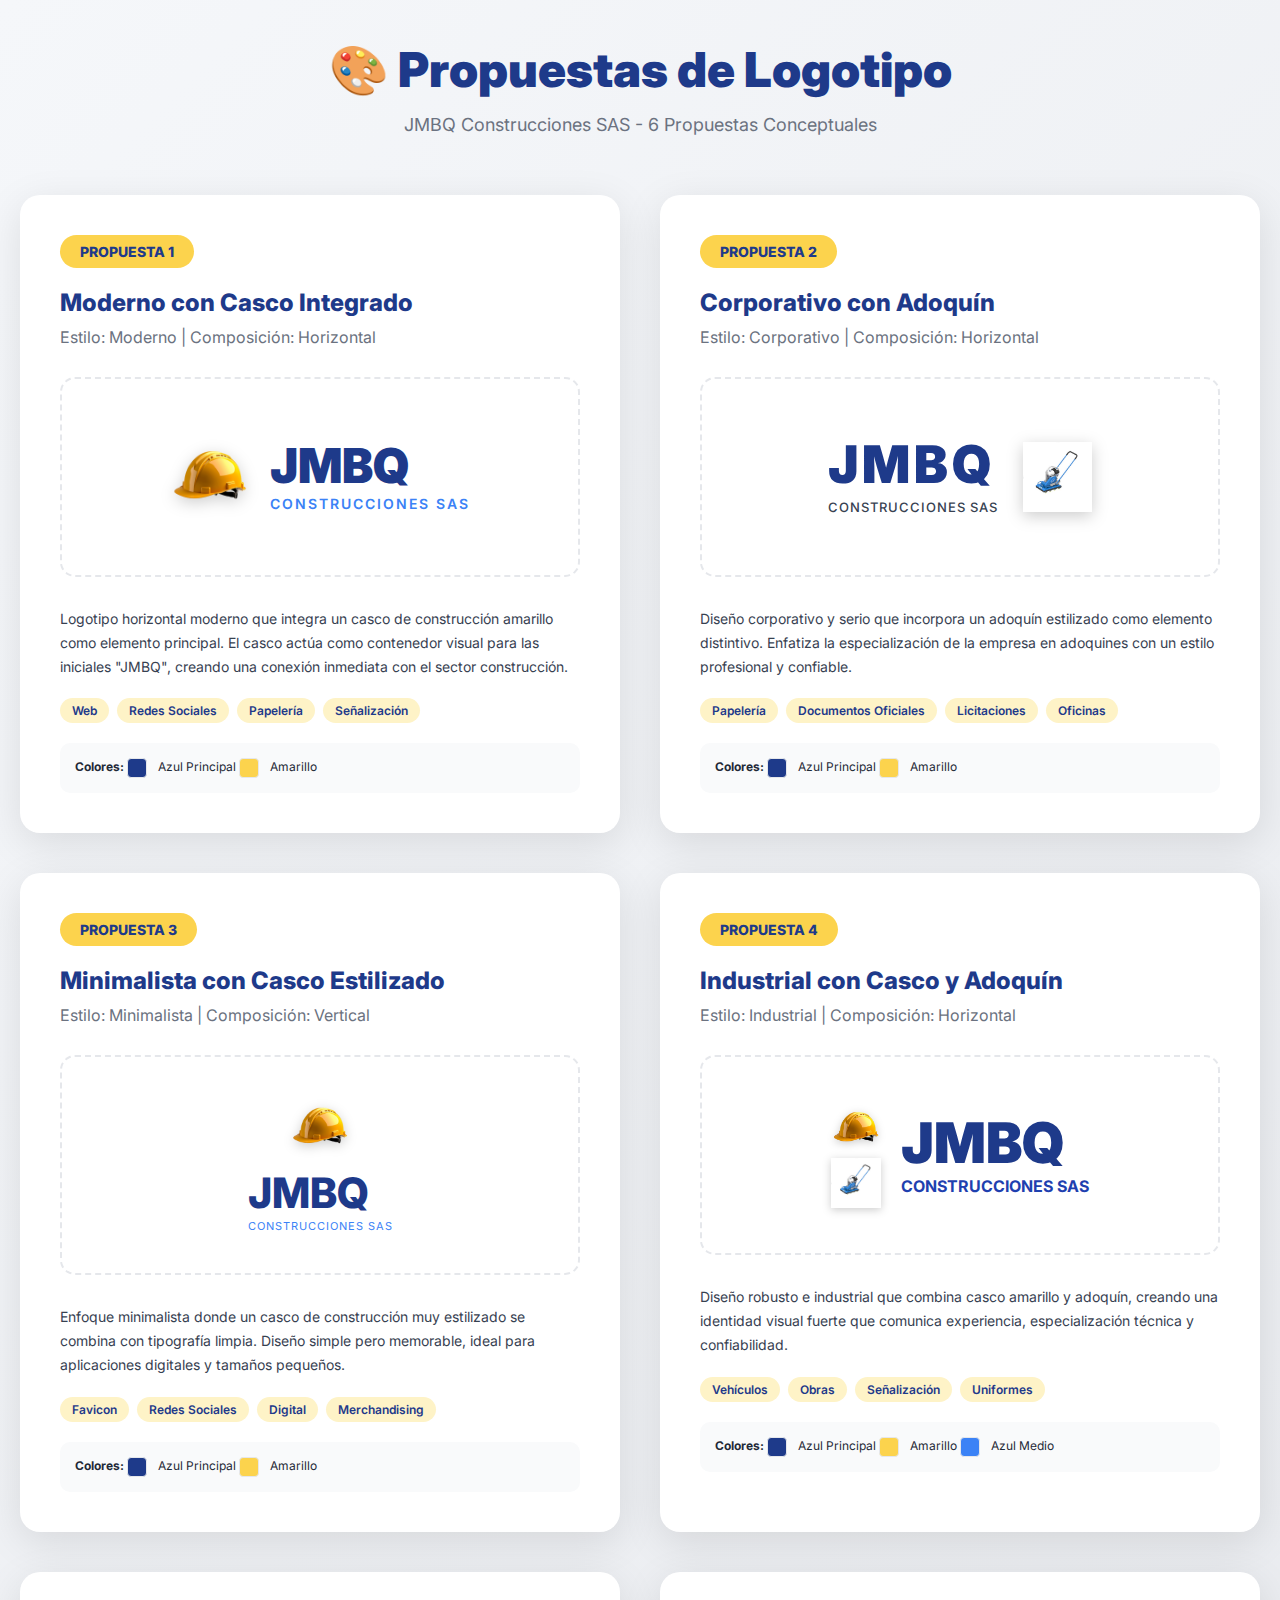
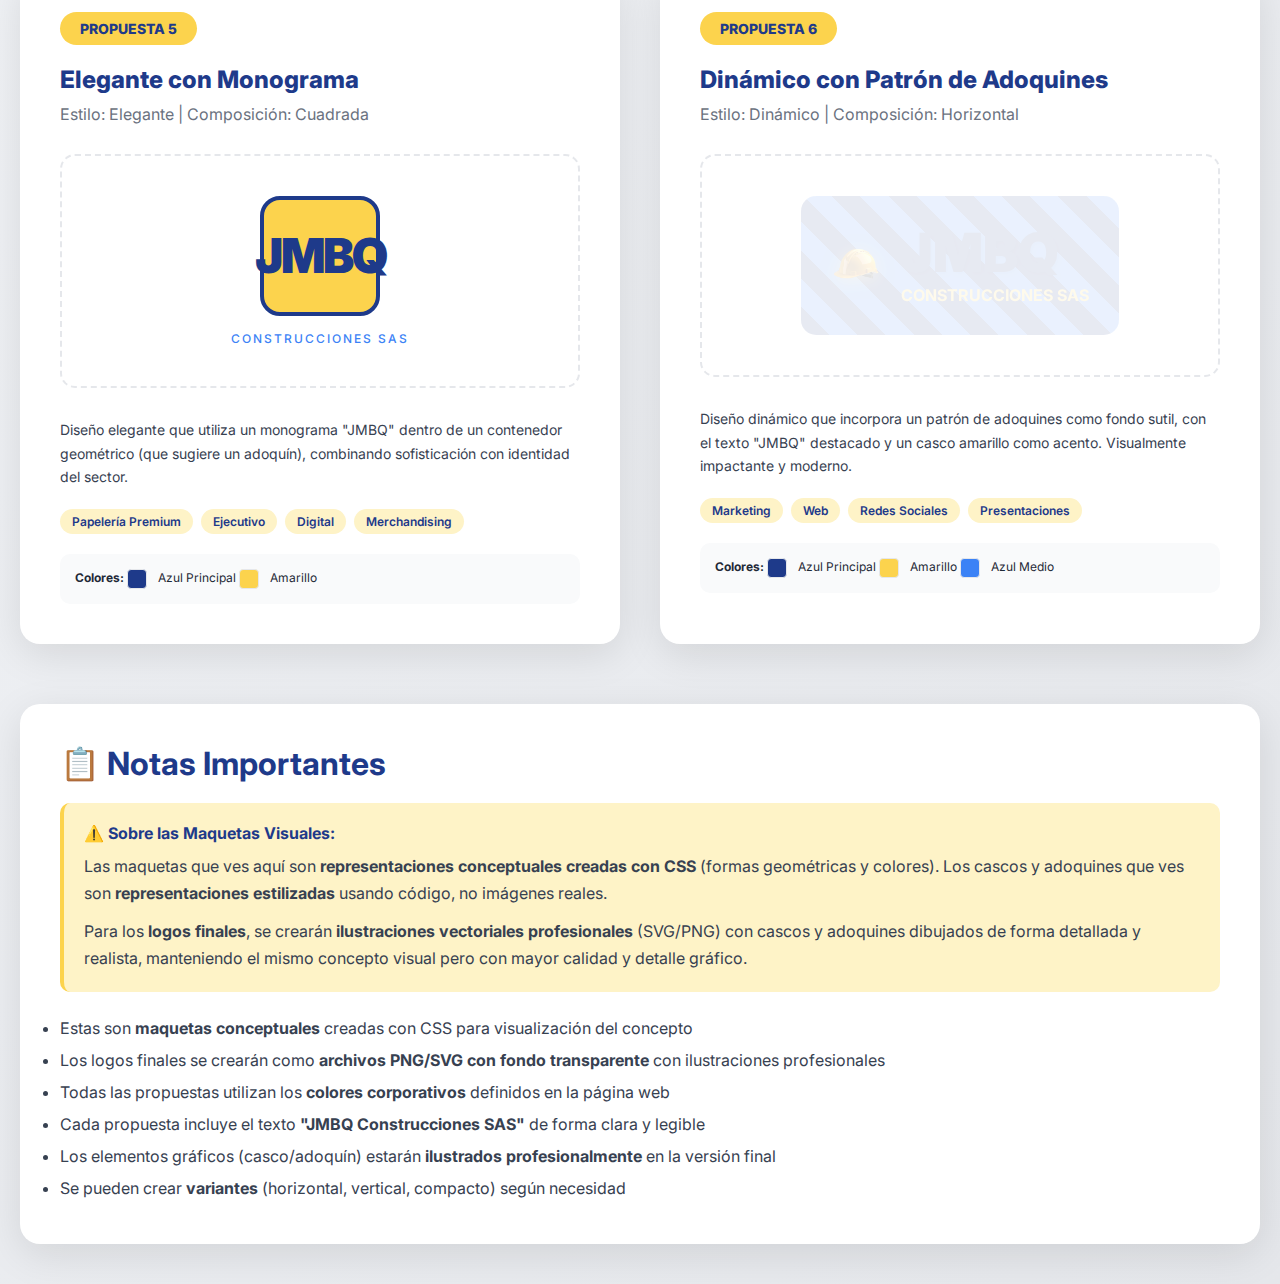
<file: maquetas-logotipos.html>
<!DOCTYPE html>
<html lang="es">
<head>
    <meta charset="UTF-8">
    <meta name="viewport" content="width=device-width, initial-scale=1.0">
    <title>Maquetas de Logotipos - JMBQ Construcciones SAS</title>
    <link rel="preconnect" href="https://fonts.googleapis.com">
    <link rel="preconnect" href="https://fonts.gstatic.com" crossorigin>
    <link href="https://fonts.googleapis.com/css2?family=Inter:wght@400;500;600;700;800;900&display=swap" rel="stylesheet">
    <style>
        * {
            margin: 0;
            padding: 0;
            box-sizing: border-box;
        }

        body {
            font-family: 'Inter', sans-serif;
            background: linear-gradient(135deg, #f5f7fa 0%, #e5e7eb 100%);
            padding: 40px 20px;
            color: #1F2937;
        }

        .container {
            max-width: 1400px;
            margin: 0 auto;
        }

        .header {
            text-align: center;
            margin-bottom: 60px;
        }

        .header h1 {
            font-size: 48px;
            font-weight: 900;
            color: #1E3A8A;
            margin-bottom: 15px;
        }

        .header p {
            font-size: 18px;
            color: #6b7280;
        }

        .proposals-grid {
            display: grid;
            grid-template-columns: repeat(auto-fit, minmax(500px, 1fr));
            gap: 40px;
            margin-bottom: 60px;
        }

        .proposal-card {
            background: white;
            border-radius: 20px;
            padding: 40px;
            box-shadow: 0 10px 40px rgba(0,0,0,0.1);
        }

        .proposal-number {
            display: inline-block;
            background: #FCD34D;
            color: #1E3A8A;
            padding: 8px 20px;
            border-radius: 25px;
            font-weight: 800;
            font-size: 14px;
            margin-bottom: 20px;
        }

        .proposal-title {
            font-size: 24px;
            font-weight: 800;
            color: #1E3A8A;
            margin-bottom: 10px;
        }

        .proposal-subtitle {
            font-size: 16px;
            color: #6b7280;
            margin-bottom: 30px;
        }

        /* Área de visualización del logo */
        .logo-preview {
            background: #f9fafb;
            border: 2px dashed #e5e7eb;
            border-radius: 15px;
            padding: 40px;
            margin: 30px 0;
            display: flex;
            align-items: center;
            justify-content: center;
            min-height: 200px;
            position: relative;
        }

        .logo-preview.dark-bg {
            background: #1E3A8A;
        }

        .logo-preview.white-bg {
            background: white;
        }

        /* PROPUESTA 1: Moderno con Casco */
        .logo-1 {
            display: flex;
            align-items: center;
            gap: 20px;
        }

        .helmet-icon-1 {
            width: 80px;
            height: 80px;
            position: relative;
            display: flex;
            align-items: center;
            justify-content: center;
        }

        .helmet-icon-1 img {
            width: 100%;
            height: 100%;
            object-fit: contain;
            filter: drop-shadow(0 4px 8px rgba(0, 0, 0, 0.2));
        }

        .text-1 {
            display: flex;
            flex-direction: column;
        }

        .text-1 .main {
            font-size: 48px;
            font-weight: 900;
            color: #1E3A8A;
            line-height: 1;
        }

        .text-1 .sub {
            font-size: 14px;
            font-weight: 600;
            color: #3B82F6;
            letter-spacing: 2px;
            margin-top: 5px;
        }

        /* PROPUESTA 2: Corporativo con Adoquín */
        .logo-2 {
            display: flex;
            align-items: center;
            gap: 25px;
        }

        .paver-icon-2 {
            width: 70px;
            height: 70px;
            position: relative;
            display: flex;
            align-items: center;
            justify-content: center;
        }

        .paver-icon-2 img {
            width: 100%;
            height: 100%;
            object-fit: contain;
            filter: drop-shadow(0 4px 8px rgba(0, 0, 0, 0.2));
        }

        .text-2 {
            display: flex;
            flex-direction: column;
        }

        .text-2 .main {
            font-size: 52px;
            font-weight: 900;
            color: #1E3A8A;
            letter-spacing: 4px;
            line-height: 1;
        }

        .text-2 .sub {
            font-size: 13px;
            font-weight: 500;
            color: #374151;
            letter-spacing: 1px;
            margin-top: 8px;
        }

        /* PROPUESTA 3: Minimalista */
        .logo-3 {
            display: flex;
            flex-direction: column;
            align-items: center;
            gap: 15px;
        }

        .helmet-icon-3 {
            width: 60px;
            height: 60px;
            position: relative;
            display: flex;
            align-items: center;
            justify-content: center;
        }

        .helmet-icon-3 img {
            width: 100%;
            height: 100%;
            object-fit: contain;
            filter: drop-shadow(0 3px 6px rgba(0, 0, 0, 0.2));
        }

        .text-3 .main {
            font-size: 42px;
            font-weight: 800;
            color: #1E3A8A;
            line-height: 1;
        }

        .text-3 .sub {
            font-size: 11px;
            font-weight: 400;
            color: #3B82F6;
            letter-spacing: 1px;
            margin-top: 5px;
        }

        /* PROPUESTA 4: Industrial */
        .logo-4 {
            display: flex;
            align-items: center;
            gap: 20px;
        }

        .industrial-icon {
            display: flex;
            flex-direction: column;
            gap: 5px;
        }

        .helmet-industrial {
            width: 50px;
            height: 50px;
            position: relative;
            display: flex;
            align-items: center;
            justify-content: center;
        }

        .helmet-industrial img {
            width: 100%;
            height: 100%;
            object-fit: contain;
            filter: drop-shadow(0 2px 4px rgba(0, 0, 0, 0.2));
        }

        .paver-industrial {
            width: 50px;
            height: 50px;
            position: relative;
            display: flex;
            align-items: center;
            justify-content: center;
        }

        .paver-industrial img {
            width: 100%;
            height: 100%;
            object-fit: contain;
            filter: drop-shadow(0 2px 4px rgba(0, 0, 0, 0.2));
        }

        .text-4 .main {
            font-size: 56px;
            font-weight: 900;
            color: #1E3A8A;
            line-height: 1;
        }

        .text-4 .sub {
            font-size: 16px;
            font-weight: 700;
            color: #1E40AF;
            margin-top: 5px;
        }

        /* PROPUESTA 5: Elegante Monograma */
        .logo-5 {
            display: flex;
            flex-direction: column;
            align-items: center;
            gap: 15px;
        }

        .monogram-container {
            width: 120px;
            height: 120px;
            background: #FCD34D;
            border: 4px solid #1E3A8A;
            border-radius: 20px;
            display: flex;
            align-items: center;
            justify-content: center;
            position: relative;
        }

        .monogram {
            font-size: 48px;
            font-weight: 900;
            color: #1E3A8A;
            letter-spacing: -2px;
            line-height: 1;
        }

        .text-5 .sub {
            font-size: 12px;
            font-weight: 500;
            color: #3B82F6;
            letter-spacing: 2px;
        }

        /* PROPUESTA 6: Dinámico con Patrón */
        .logo-6 {
            position: relative;
            padding: 30px;
            background: repeating-linear-gradient(
                45deg,
                #1E3A8A 0px,
                #1E3A8A 20px,
                #3B82F6 20px,
                #3B82F6 40px
            );
            border-radius: 15px;
            opacity: 0.1;
        }

        .logo-6-content {
            position: relative;
            z-index: 1;
            display: flex;
            align-items: center;
            gap: 20px;
        }

        .helmet-accent {
            width: 50px;
            height: 50px;
            position: relative;
            display: flex;
            align-items: center;
            justify-content: center;
        }

        .helmet-accent img {
            width: 100%;
            height: 100%;
            object-fit: contain;
            filter: drop-shadow(0 3px 8px rgba(252, 211, 77, 0.5));
        }

        .text-6 .main {
            font-size: 54px;
            font-weight: 900;
            color: #1E3A8A;
            text-shadow: 2px 2px 4px rgba(0,0,0,0.1);
            line-height: 1;
        }

        .text-6 .sub {
            font-size: 16px;
            font-weight: 700;
            color: #FCD34D;
            margin-top: 5px;
        }

        .description {
            font-size: 14px;
            line-height: 1.7;
            color: #374151;
            margin: 20px 0;
        }

        .usage-tags {
            display: flex;
            flex-wrap: wrap;
            gap: 8px;
            margin-top: 20px;
        }

        .tag {
            background: #FEF3C7;
            color: #1E3A8A;
            padding: 5px 12px;
            border-radius: 15px;
            font-size: 12px;
            font-weight: 600;
        }

        .colors-info {
            margin-top: 20px;
            padding: 15px;
            background: #f9fafb;
            border-radius: 10px;
            font-size: 12px;
        }

        .color-swatch {
            display: inline-block;
            width: 20px;
            height: 20px;
            border-radius: 4px;
            margin-right: 8px;
            vertical-align: middle;
            border: 1px solid #e5e7eb;
        }

        @media (max-width: 768px) {
            .proposals-grid {
                grid-template-columns: 1fr;
            }

            .logo-preview {
                padding: 20px;
            }
        }
    </style>
</head>
<body>
    <div class="container">
        <div class="header">
            <h1>🎨 Propuestas de Logotipo</h1>
            <p>JMBQ Construcciones SAS - 6 Propuestas Conceptuales</p>
        </div>

        <div class="proposals-grid">
            <!-- PROPUESTA 1 -->
            <div class="proposal-card">
                <span class="proposal-number">PROPUESTA 1</span>
                <h2 class="proposal-title">Moderno con Casco Integrado</h2>
                <p class="proposal-subtitle">Estilo: Moderno | Composición: Horizontal</p>
                
                <div class="logo-preview white-bg">
                    <div class="logo-1">
                        <div class="helmet-icon-1">
                            <img src="PAGINA_WEB/LOGOS/casco.png" alt="Casco de construcción">
                        </div>
                        <div class="text-1">
                            <div class="main">JMBQ</div>
                            <div class="sub">CONSTRUCCIONES SAS</div>
                        </div>
                    </div>
                </div>

                <div class="description">
                    Logotipo horizontal moderno que integra un casco de construcción amarillo como elemento principal. El casco actúa como contenedor visual para las iniciales "JMBQ", creando una conexión inmediata con el sector construcción.
                </div>

                <div class="usage-tags">
                    <span class="tag">Web</span>
                    <span class="tag">Redes Sociales</span>
                    <span class="tag">Papelería</span>
                    <span class="tag">Señalización</span>
                </div>

                <div class="colors-info">
                    <strong>Colores:</strong>
                    <span class="color-swatch" style="background: #1E3A8A;"></span> Azul Principal
                    <span class="color-swatch" style="background: #FCD34D;"></span> Amarillo
                </div>
            </div>

            <!-- PROPUESTA 2 -->
            <div class="proposal-card">
                <span class="proposal-number">PROPUESTA 2</span>
                <h2 class="proposal-title">Corporativo con Adoquín</h2>
                <p class="proposal-subtitle">Estilo: Corporativo | Composición: Horizontal</p>
                
                <div class="logo-preview white-bg">
                    <div class="logo-2">
                        <div class="text-2">
                            <div class="main">JMBQ</div>
                            <div class="sub">CONSTRUCCIONES SAS</div>
                        </div>
                        <div class="paver-icon-2">
                            <img src="PAGINA_WEB/LOGOS/VIBRADOR-ADOQUINES.jpg" alt="Vibrador de adoquines">
                        </div>
                    </div>
                </div>

                <div class="description">
                    Diseño corporativo y serio que incorpora un adoquín estilizado como elemento distintivo. Enfatiza la especialización de la empresa en adoquines con un estilo profesional y confiable.
                </div>

                <div class="usage-tags">
                    <span class="tag">Papelería</span>
                    <span class="tag">Documentos Oficiales</span>
                    <span class="tag">Licitaciones</span>
                    <span class="tag">Oficinas</span>
                </div>

                <div class="colors-info">
                    <strong>Colores:</strong>
                    <span class="color-swatch" style="background: #1E3A8A;"></span> Azul Principal
                    <span class="color-swatch" style="background: #FCD34D;"></span> Amarillo
                </div>
            </div>

            <!-- PROPUESTA 3 -->
            <div class="proposal-card">
                <span class="proposal-number">PROPUESTA 3</span>
                <h2 class="proposal-title">Minimalista con Casco Estilizado</h2>
                <p class="proposal-subtitle">Estilo: Minimalista | Composición: Vertical</p>
                
                <div class="logo-preview white-bg">
                    <div class="logo-3">
                        <div class="helmet-icon-3">
                            <img src="PAGINA_WEB/LOGOS/casco.png" alt="Casco de construcción">
                        </div>
                        <div class="text-3">
                            <div class="main">JMBQ</div>
                            <div class="sub">CONSTRUCCIONES SAS</div>
                        </div>
                    </div>
                </div>

                <div class="description">
                    Enfoque minimalista donde un casco de construcción muy estilizado se combina con tipografía limpia. Diseño simple pero memorable, ideal para aplicaciones digitales y tamaños pequeños.
                </div>

                <div class="usage-tags">
                    <span class="tag">Favicon</span>
                    <span class="tag">Redes Sociales</span>
                    <span class="tag">Digital</span>
                    <span class="tag">Merchandising</span>
                </div>

                <div class="colors-info">
                    <strong>Colores:</strong>
                    <span class="color-swatch" style="background: #1E3A8A;"></span> Azul Principal
                    <span class="color-swatch" style="background: #FCD34D;"></span> Amarillo
                </div>
            </div>

            <!-- PROPUESTA 4 -->
            <div class="proposal-card">
                <span class="proposal-number">PROPUESTA 4</span>
                <h2 class="proposal-title">Industrial con Casco y Adoquín</h2>
                <p class="proposal-subtitle">Estilo: Industrial | Composición: Horizontal</p>
                
                <div class="logo-preview white-bg">
                    <div class="logo-4">
                        <div class="industrial-icon">
                            <div class="helmet-industrial">
                                <img src="PAGINA_WEB/LOGOS/casco.png" alt="Casco de construcción">
                            </div>
                            <div class="paver-industrial">
                                <img src="PAGINA_WEB/LOGOS/VIBRADOR-ADOQUINES.jpg" alt="Vibrador de adoquines">
                            </div>
                        </div>
                        <div class="text-4">
                            <div class="main">JMBQ</div>
                            <div class="sub">CONSTRUCCIONES SAS</div>
                        </div>
                    </div>
                </div>

                <div class="description">
                    Diseño robusto e industrial que combina casco amarillo y adoquín, creando una identidad visual fuerte que comunica experiencia, especialización técnica y confiabilidad.
                </div>

                <div class="usage-tags">
                    <span class="tag">Vehículos</span>
                    <span class="tag">Obras</span>
                    <span class="tag">Señalización</span>
                    <span class="tag">Uniformes</span>
                </div>

                <div class="colors-info">
                    <strong>Colores:</strong>
                    <span class="color-swatch" style="background: #1E3A8A;"></span> Azul Principal
                    <span class="color-swatch" style="background: #FCD34D;"></span> Amarillo
                    <span class="color-swatch" style="background: #3B82F6;"></span> Azul Medio
                </div>
            </div>

            <!-- PROPUESTA 5 -->
            <div class="proposal-card">
                <span class="proposal-number">PROPUESTA 5</span>
                <h2 class="proposal-title">Elegante con Monograma</h2>
                <p class="proposal-subtitle">Estilo: Elegante | Composición: Cuadrada</p>
                
                <div class="logo-preview white-bg">
                    <div class="logo-5">
                        <div class="monogram-container">
                            <div class="monogram">JMBQ</div>
                        </div>
                        <div class="text-5">
                            <div class="sub">CONSTRUCCIONES SAS</div>
                        </div>
                    </div>
                </div>

                <div class="description">
                    Diseño elegante que utiliza un monograma "JMBQ" dentro de un contenedor geométrico (que sugiere un adoquín), combinando sofisticación con identidad del sector.
                </div>

                <div class="usage-tags">
                    <span class="tag">Papelería Premium</span>
                    <span class="tag">Ejecutivo</span>
                    <span class="tag">Digital</span>
                    <span class="tag">Merchandising</span>
                </div>

                <div class="colors-info">
                    <strong>Colores:</strong>
                    <span class="color-swatch" style="background: #1E3A8A;"></span> Azul Principal
                    <span class="color-swatch" style="background: #FCD34D;"></span> Amarillo
                </div>
            </div>

            <!-- PROPUESTA 6 -->
            <div class="proposal-card">
                <span class="proposal-number">PROPUESTA 6</span>
                <h2 class="proposal-title">Dinámico con Patrón de Adoquines</h2>
                <p class="proposal-subtitle">Estilo: Dinámico | Composición: Horizontal</p>
                
                <div class="logo-preview white-bg">
                    <div class="logo-6">
                        <div class="logo-6-content">
                            <div class="helmet-accent">
                                <img src="PAGINA_WEB/LOGOS/casco.png" alt="Casco de construcción">
                            </div>
                            <div class="text-6">
                                <div class="main">JMBQ</div>
                                <div class="sub">CONSTRUCCIONES SAS</div>
                            </div>
                        </div>
                    </div>
                </div>

                <div class="description">
                    Diseño dinámico que incorpora un patrón de adoquines como fondo sutil, con el texto "JMBQ" destacado y un casco amarillo como acento. Visualmente impactante y moderno.
                </div>

                <div class="usage-tags">
                    <span class="tag">Marketing</span>
                    <span class="tag">Web</span>
                    <span class="tag">Redes Sociales</span>
                    <span class="tag">Presentaciones</span>
                </div>

                <div class="colors-info">
                    <strong>Colores:</strong>
                    <span class="color-swatch" style="background: #1E3A8A;"></span> Azul Principal
                    <span class="color-swatch" style="background: #FCD34D;"></span> Amarillo
                    <span class="color-swatch" style="background: #3B82F6;"></span> Azul Medio
                </div>
            </div>
        </div>

        <div style="background: white; padding: 40px; border-radius: 20px; box-shadow: 0 10px 40px rgba(0,0,0,0.1); margin-top: 40px;">
            <h2 style="color: #1E3A8A; margin-bottom: 20px; font-size: 32px;">📋 Notas Importantes</h2>
            <div style="background: #FEF3C7; padding: 20px; border-radius: 10px; border-left: 4px solid #FCD34D; margin-bottom: 20px;">
                <strong style="color: #1E3A8A; display: block; margin-bottom: 10px;">⚠️ Sobre las Maquetas Visuales:</strong>
                <p style="color: #374151; line-height: 1.7;">
                    Las maquetas que ves aquí son <strong>representaciones conceptuales creadas con CSS</strong> (formas geométricas y colores). 
                    Los cascos y adoquines que ves son <strong>representaciones estilizadas</strong> usando código, no imágenes reales.
                </p>
                <p style="color: #374151; line-height: 1.7; margin-top: 10px;">
                    Para los <strong>logos finales</strong>, se crearán <strong>ilustraciones vectoriales profesionales</strong> (SVG/PNG) 
                    con cascos y adoquines dibujados de forma detallada y realista, manteniendo el mismo concepto visual pero con mayor 
                    calidad y detalle gráfico.
                </p>
            </div>
            <ul style="line-height: 2; color: #374151;">
                <li>Estas son <strong>maquetas conceptuales</strong> creadas con CSS para visualización del concepto</li>
                <li>Los logos finales se crearán como <strong>archivos PNG/SVG con fondo transparente</strong> con ilustraciones profesionales</li>
                <li>Todas las propuestas utilizan los <strong>colores corporativos</strong> definidos en la página web</li>
                <li>Cada propuesta incluye el texto <strong>"JMBQ Construcciones SAS"</strong> de forma clara y legible</li>
                <li>Los elementos gráficos (casco/adoquín) estarán <strong>ilustrados profesionalmente</strong> en la versión final</li>
                <li>Se pueden crear <strong>variantes</strong> (horizontal, vertical, compacto) según necesidad</li>
            </ul>
        </div>
    </div>
</body>
</html>
</file>
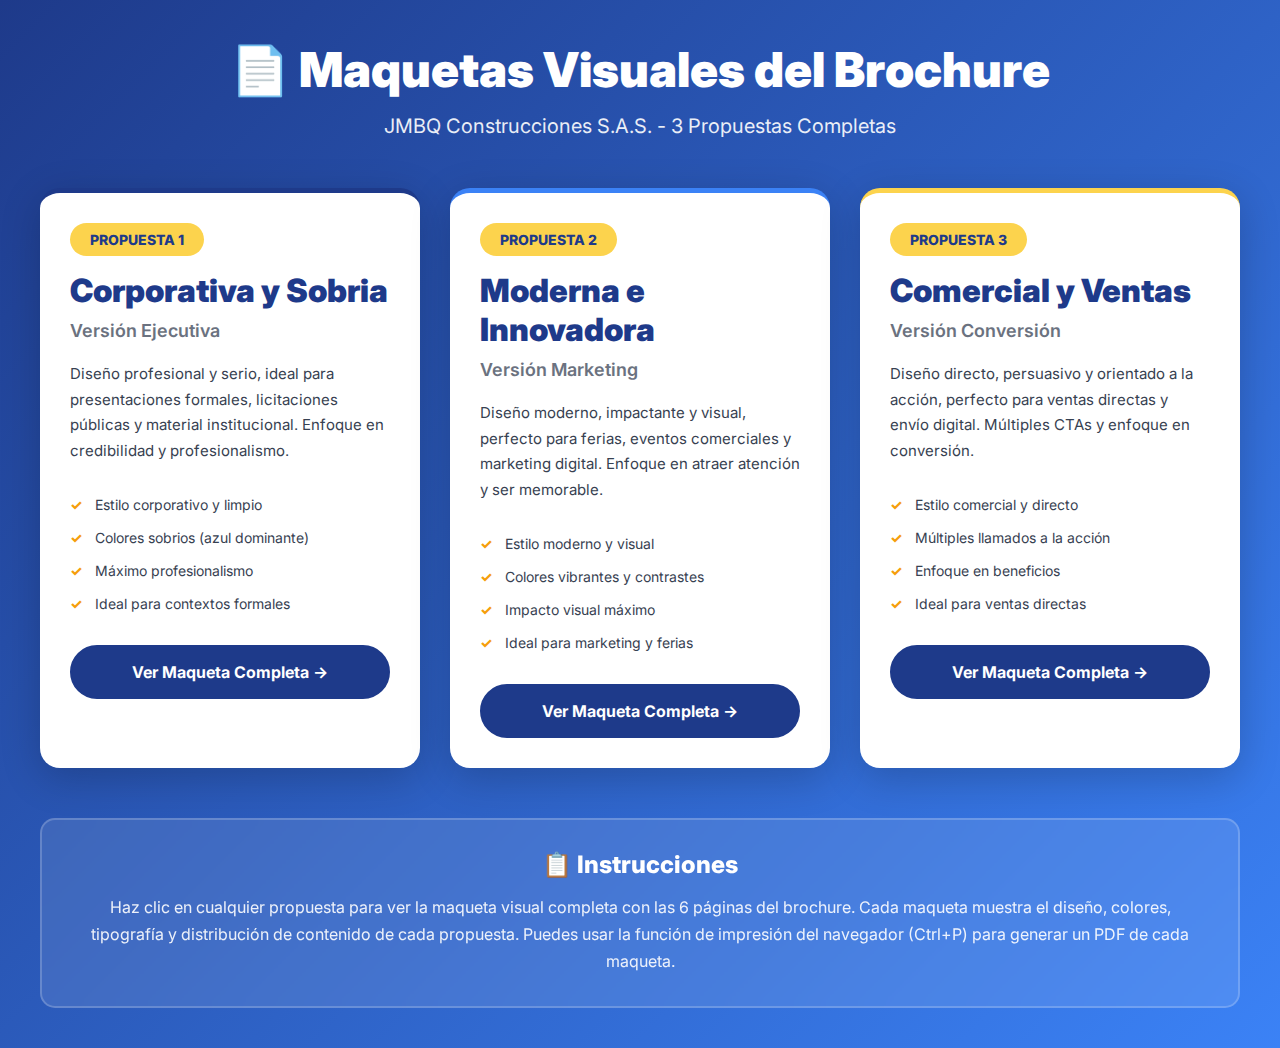
<file: ver-maquetas.html>
<!DOCTYPE html>
<html lang="es">
<head>
    <meta charset="UTF-8">
    <meta name="viewport" content="width=device-width, initial-scale=1.0">
    <title>Maquetas Visuales - Brochure JMBQ Construcciones</title>
    <link rel="preconnect" href="https://fonts.googleapis.com">
    <link rel="preconnect" href="https://fonts.gstatic.com" crossorigin>
    <link href="https://fonts.googleapis.com/css2?family=Inter:wght@400;500;600;700;800;900&display=swap" rel="stylesheet">
    <style>
        * {
            margin: 0;
            padding: 0;
            box-sizing: border-box;
        }

        body {
            font-family: 'Inter', sans-serif;
            background: linear-gradient(135deg, #1E3A8A 0%, #3B82F6 100%);
            min-height: 100vh;
            padding: 40px 20px;
        }

        .container {
            max-width: 1200px;
            margin: 0 auto;
        }

        .header {
            text-align: center;
            color: white;
            margin-bottom: 50px;
        }

        .header h1 {
            font-size: 48px;
            font-weight: 900;
            margin-bottom: 15px;
        }

        .header p {
            font-size: 20px;
            opacity: 0.9;
        }

        .proposals-grid {
            display: grid;
            grid-template-columns: repeat(auto-fit, minmax(350px, 1fr));
            gap: 30px;
            margin-bottom: 50px;
        }

        .proposal-card {
            background: white;
            border-radius: 20px;
            padding: 30px;
            box-shadow: 0 10px 40px rgba(0,0,0,0.2);
            transition: transform 0.3s, box-shadow 0.3s;
        }

        .proposal-card:hover {
            transform: translateY(-10px);
            box-shadow: 0 20px 60px rgba(0,0,0,0.3);
        }

        .proposal-number {
            display: inline-block;
            background: #FCD34D;
            color: #1E3A8A;
            padding: 8px 20px;
            border-radius: 25px;
            font-weight: 800;
            font-size: 14px;
            margin-bottom: 15px;
        }

        .proposal-card h2 {
            font-size: 32px;
            font-weight: 900;
            color: #1E3A8A;
            margin-bottom: 10px;
        }

        .proposal-subtitle {
            font-size: 18px;
            font-weight: 600;
            color: #6b7280;
            margin-bottom: 20px;
        }

        .proposal-description {
            font-size: 15px;
            line-height: 1.7;
            color: #374151;
            margin-bottom: 25px;
        }

        .proposal-features {
            list-style: none;
            margin-bottom: 25px;
        }

        .proposal-features li {
            padding: 8px 0;
            padding-left: 25px;
            position: relative;
            font-size: 14px;
            color: #374151;
        }

        .proposal-features li::before {
            content: '✓';
            position: absolute;
            left: 0;
            color: #F59E0B;
            font-weight: 800;
        }

        .proposal-button {
            display: block;
            background: #1E3A8A;
            color: white;
            padding: 15px 30px;
            border-radius: 30px;
            text-decoration: none;
            font-weight: 700;
            text-align: center;
            transition: all 0.3s;
            border: 2px solid #1E3A8A;
        }

        .proposal-button:hover {
            background: #FCD34D;
            color: #1E3A8A;
            border-color: #FCD34D;
        }

        .proposal-1 {
            border-top: 5px solid #1E3A8A;
        }

        .proposal-2 {
            border-top: 5px solid #3B82F6;
        }

        .proposal-3 {
            border-top: 5px solid #FCD34D;
        }

        .info-box {
            background: rgba(255,255,255,0.1);
            backdrop-filter: blur(10px);
            border: 2px solid rgba(255,255,255,0.2);
            border-radius: 15px;
            padding: 30px;
            color: white;
            text-align: center;
            margin-top: 40px;
        }

        .info-box h3 {
            font-size: 24px;
            font-weight: 800;
            margin-bottom: 15px;
        }

        .info-box p {
            font-size: 16px;
            opacity: 0.9;
            line-height: 1.7;
        }

        @media (max-width: 768px) {
            .proposals-grid {
                grid-template-columns: 1fr;
            }

            .header h1 {
                font-size: 36px;
            }
        }
    </style>
</head>
<body>
    <div class="container">
        <div class="header">
            <h1>📄 Maquetas Visuales del Brochure</h1>
            <p>JMBQ Construcciones S.A.S. - 3 Propuestas Completas</p>
        </div>

        <div class="proposals-grid">
            <!-- Propuesta 1 -->
            <div class="proposal-card proposal-1">
                <span class="proposal-number">PROPUESTA 1</span>
                <h2>Corporativa y Sobria</h2>
                <p class="proposal-subtitle">Versión Ejecutiva</p>
                <p class="proposal-description">
                    Diseño profesional y serio, ideal para presentaciones formales, licitaciones públicas y material institucional. Enfoque en credibilidad y profesionalismo.
                </p>
                <ul class="proposal-features">
                    <li>Estilo corporativo y limpio</li>
                    <li>Colores sobrios (azul dominante)</li>
                    <li>Máximo profesionalismo</li>
                    <li>Ideal para contextos formales</li>
                </ul>
                <a href="maqueta-propuesta-1-corporativa.html" class="proposal-button" target="_blank">
                    Ver Maqueta Completa →
                </a>
            </div>

            <!-- Propuesta 2 -->
            <div class="proposal-card proposal-2">
                <span class="proposal-number">PROPUESTA 2</span>
                <h2>Moderna e Innovadora</h2>
                <p class="proposal-subtitle">Versión Marketing</p>
                <p class="proposal-description">
                    Diseño moderno, impactante y visual, perfecto para ferias, eventos comerciales y marketing digital. Enfoque en atraer atención y ser memorable.
                </p>
                <ul class="proposal-features">
                    <li>Estilo moderno y visual</li>
                    <li>Colores vibrantes y contrastes</li>
                    <li>Impacto visual máximo</li>
                    <li>Ideal para marketing y ferias</li>
                </ul>
                <a href="maqueta-propuesta-2-moderna.html" class="proposal-button" target="_blank">
                    Ver Maqueta Completa →
                </a>
            </div>

            <!-- Propuesta 3 -->
            <div class="proposal-card proposal-3">
                <span class="proposal-number">PROPUESTA 3</span>
                <h2>Comercial y Ventas</h2>
                <p class="proposal-subtitle">Versión Conversión</p>
                <p class="proposal-description">
                    Diseño directo, persuasivo y orientado a la acción, perfecto para ventas directas y envío digital. Múltiples CTAs y enfoque en conversión.
                </p>
                <ul class="proposal-features">
                    <li>Estilo comercial y directo</li>
                    <li>Múltiples llamados a la acción</li>
                    <li>Enfoque en beneficios</li>
                    <li>Ideal para ventas directas</li>
                </ul>
                <a href="maqueta-propuesta-3-comercial.html" class="proposal-button" target="_blank">
                    Ver Maqueta Completa →
                </a>
            </div>
        </div>

        <div class="info-box">
            <h3>📋 Instrucciones</h3>
            <p>
                Haz clic en cualquier propuesta para ver la maqueta visual completa con las 6 páginas del brochure.
                Cada maqueta muestra el diseño, colores, tipografía y distribución de contenido de cada propuesta.
                Puedes usar la función de impresión del navegador (Ctrl+P) para generar un PDF de cada maqueta.
            </p>
        </div>
    </div>
</body>
</html>
</file>
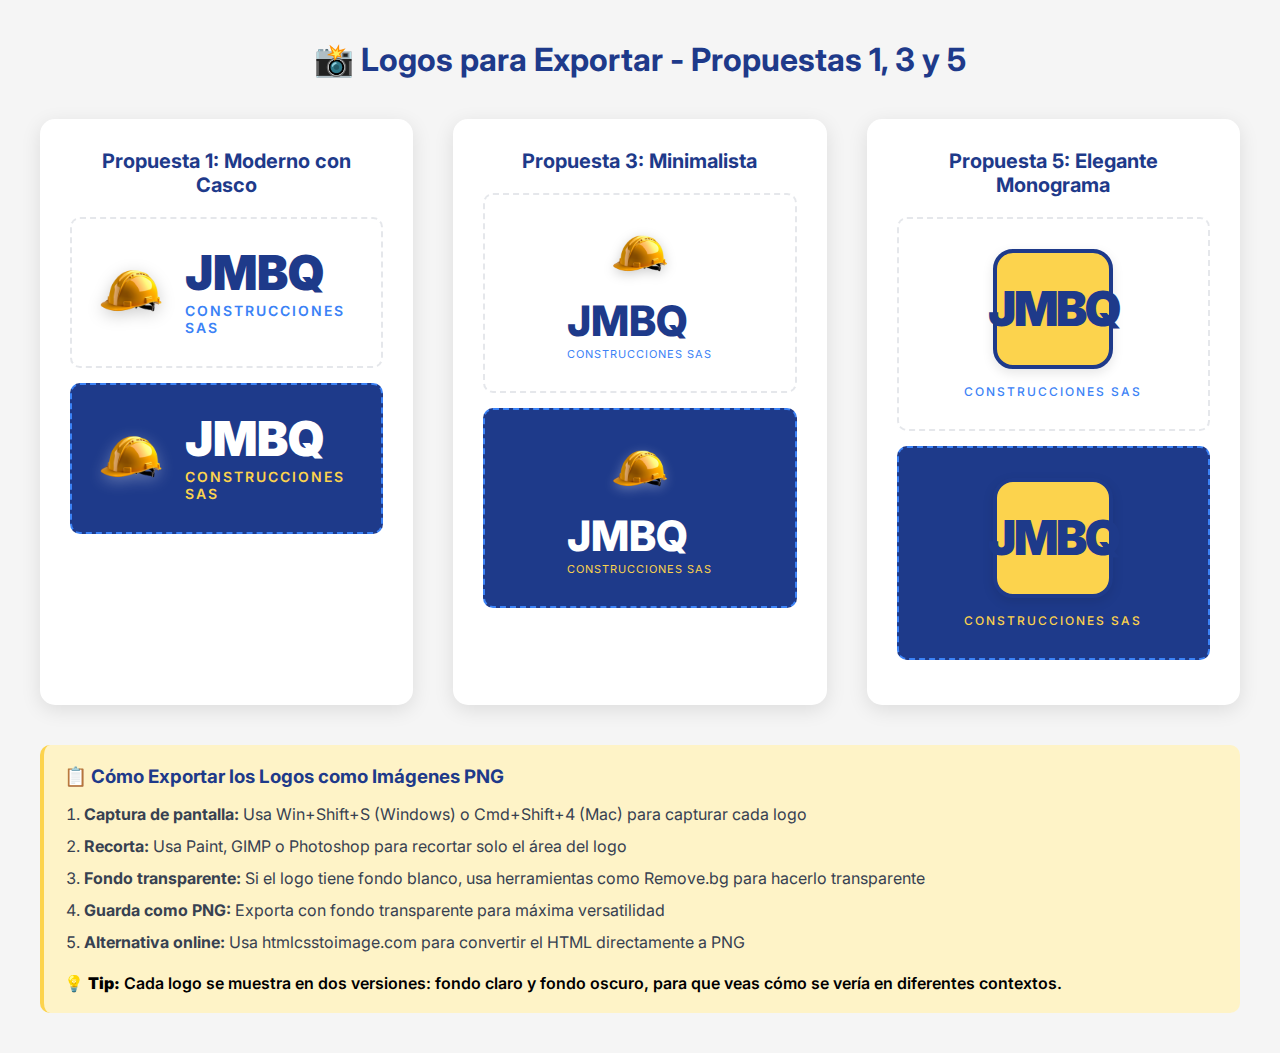
<file: PAGINA_WEB/LOGOS/exportar-logos.html>
<!DOCTYPE html>
<html lang="es">
<head>
    <meta charset="UTF-8">
    <meta name="viewport" content="width=device-width, initial-scale=1.0">
    <title>Exportar Logos - JMBQ Construcciones</title>
    <link rel="preconnect" href="https://fonts.googleapis.com">
    <link rel="preconnect" href="https://fonts.gstatic.com" crossorigin>
    <link href="https://fonts.googleapis.com/css2?family=Inter:wght@400;500;600;700;800;900&display=swap" rel="stylesheet">
    <style>
        * {
            margin: 0;
            padding: 0;
            box-sizing: border-box;
        }

        body {
            background: #f5f5f5;
            padding: 40px 20px;
            font-family: 'Inter', sans-serif;
        }

        .container {
            max-width: 1200px;
            margin: 0 auto;
        }

        h1 {
            text-align: center;
            color: #1E3A8A;
            margin-bottom: 40px;
            font-size: 32px;
        }

        .logos-grid {
            display: grid;
            grid-template-columns: repeat(auto-fit, minmax(350px, 1fr));
            gap: 40px;
            margin-bottom: 40px;
        }

        .logo-card {
            background: white;
            padding: 30px;
            border-radius: 15px;
            box-shadow: 0 5px 20px rgba(0,0,0,0.1);
        }

        .logo-card h2 {
            color: #1E3A8A;
            font-size: 20px;
            margin-bottom: 20px;
            text-align: center;
        }

        .logo-preview {
            background: white;
            padding: 30px;
            border: 2px dashed #e5e7eb;
            border-radius: 10px;
            display: flex;
            align-items: center;
            justify-content: center;
            min-height: 150px;
            margin-bottom: 15px;
        }

        .logo-preview.dark-bg {
            background: #1E3A8A;
            border-color: #3B82F6;
        }

        /* PROPUESTA 1 */
        .logo-1 {
            display: flex;
            align-items: center;
            gap: 20px;
        }

        .helmet-1 {
            width: 80px;
            height: 80px;
        }

        .helmet-1 img {
            width: 100%;
            height: 100%;
            object-fit: contain;
            filter: drop-shadow(0 4px 8px rgba(0, 0, 0, 0.2));
        }

        .text-1-main {
            font-size: 48px;
            font-weight: 900;
            color: #1E3A8A;
            line-height: 1;
        }

        .text-1-sub {
            font-size: 14px;
            font-weight: 600;
            color: #3B82F6;
            letter-spacing: 2px;
            margin-top: 5px;
        }

        /* PROPUESTA 3 */
        .logo-3 {
            display: flex;
            flex-direction: column;
            align-items: center;
            gap: 15px;
        }

        .helmet-3 {
            width: 60px;
            height: 60px;
        }

        .helmet-3 img {
            width: 100%;
            height: 100%;
            object-fit: contain;
            filter: drop-shadow(0 3px 6px rgba(0, 0, 0, 0.2));
        }

        .text-3-main {
            font-size: 42px;
            font-weight: 800;
            color: #1E3A8A;
            line-height: 1;
        }

        .text-3-sub {
            font-size: 11px;
            font-weight: 400;
            color: #3B82F6;
            letter-spacing: 1px;
            margin-top: 5px;
        }

        /* PROPUESTA 5 */
        .logo-5 {
            display: flex;
            flex-direction: column;
            align-items: center;
            gap: 15px;
        }

        .monogram-box {
            width: 120px;
            height: 120px;
            background: #FCD34D;
            border: 4px solid #1E3A8A;
            border-radius: 20px;
            display: flex;
            align-items: center;
            justify-content: center;
            box-shadow: 0 4px 12px rgba(0, 0, 0, 0.1);
        }

        .monogram-text {
            font-size: 48px;
            font-weight: 900;
            color: #1E3A8A;
            letter-spacing: -2px;
            line-height: 1;
        }

        .text-5-sub {
            font-size: 12px;
            font-weight: 500;
            color: #3B82F6;
            letter-spacing: 2px;
        }

        .instructions {
            background: #FEF3C7;
            padding: 20px;
            border-radius: 10px;
            border-left: 4px solid #FCD34D;
            margin-top: 30px;
        }

        .instructions h3 {
            color: #1E3A8A;
            margin-bottom: 10px;
        }

        .instructions ol {
            margin-left: 20px;
            line-height: 2;
            color: #374151;
        }

        @media print {
            body {
                background: white;
            }
            .logo-card {
                page-break-inside: avoid;
            }
        }
    </style>
</head>
<body>
    <div class="container">
        <h1>📸 Logos para Exportar - Propuestas 1, 3 y 5</h1>

        <div class="logos-grid">
            <!-- PROPUESTA 1 -->
            <div class="logo-card">
                <h2>Propuesta 1: Moderno con Casco</h2>
                <div class="logo-preview">
                    <div class="logo-1">
                        <div class="helmet-1">
                            <img src="casco.png" alt="Casco">
                        </div>
                        <div>
                            <div class="text-1-main">JMBQ</div>
                            <div class="text-1-sub">CONSTRUCCIONES SAS</div>
                        </div>
                    </div>
                </div>
                <div class="logo-preview dark-bg">
                    <div class="logo-1">
                        <div class="helmet-1">
                            <img src="casco.png" alt="Casco" style="filter: drop-shadow(0 4px 8px rgba(255, 255, 255, 0.3));">
                        </div>
                        <div>
                            <div class="text-1-main" style="color: white;">JMBQ</div>
                            <div class="text-1-sub" style="color: #FCD34D;">CONSTRUCCIONES SAS</div>
                        </div>
                    </div>
                </div>
            </div>

            <!-- PROPUESTA 3 -->
            <div class="logo-card">
                <h2>Propuesta 3: Minimalista</h2>
                <div class="logo-preview">
                    <div class="logo-3">
                        <div class="helmet-3">
                            <img src="casco.png" alt="Casco">
                        </div>
                        <div>
                            <div class="text-3-main">JMBQ</div>
                            <div class="text-3-sub">CONSTRUCCIONES SAS</div>
                        </div>
                    </div>
                </div>
                <div class="logo-preview dark-bg">
                    <div class="logo-3">
                        <div class="helmet-3">
                            <img src="casco.png" alt="Casco" style="filter: drop-shadow(0 3px 6px rgba(255, 255, 255, 0.3));">
                        </div>
                        <div>
                            <div class="text-3-main" style="color: white;">JMBQ</div>
                            <div class="text-3-sub" style="color: #FCD34D;">CONSTRUCCIONES SAS</div>
                        </div>
                    </div>
                </div>
            </div>

            <!-- PROPUESTA 5 -->
            <div class="logo-card">
                <h2>Propuesta 5: Elegante Monograma</h2>
                <div class="logo-preview">
                    <div class="logo-5">
                        <div class="monogram-box">
                            <div class="monogram-text">JMBQ</div>
                        </div>
                        <div class="text-5-sub">CONSTRUCCIONES SAS</div>
                    </div>
                </div>
                <div class="logo-preview dark-bg">
                    <div class="logo-5">
                        <div class="monogram-box">
                            <div class="monogram-text">JMBQ</div>
                        </div>
                        <div class="text-5-sub" style="color: #FCD34D;">CONSTRUCCIONES SAS</div>
                    </div>
                </div>
            </div>
        </div>

        <div class="instructions">
            <h3>📋 Cómo Exportar los Logos como Imágenes PNG</h3>
            <ol>
                <li><strong>Captura de pantalla:</strong> Usa Win+Shift+S (Windows) o Cmd+Shift+4 (Mac) para capturar cada logo</li>
                <li><strong>Recorta:</strong> Usa Paint, GIMP o Photoshop para recortar solo el área del logo</li>
                <li><strong>Fondo transparente:</strong> Si el logo tiene fondo blanco, usa herramientas como Remove.bg para hacerlo transparente</li>
                <li><strong>Guarda como PNG:</strong> Exporta con fondo transparente para máxima versatilidad</li>
                <li><strong>Alternativa online:</strong> Usa htmlcsstoimage.com para convertir el HTML directamente a PNG</li>
            </ol>
            <p style="margin-top: 15px; font-weight: 600;">
                💡 <strong>Tip:</strong> Cada logo se muestra en dos versiones: fondo claro y fondo oscuro, para que veas cómo se vería en diferentes contextos.
            </p>
        </div>
    </div>
</body>
</html>
</file>
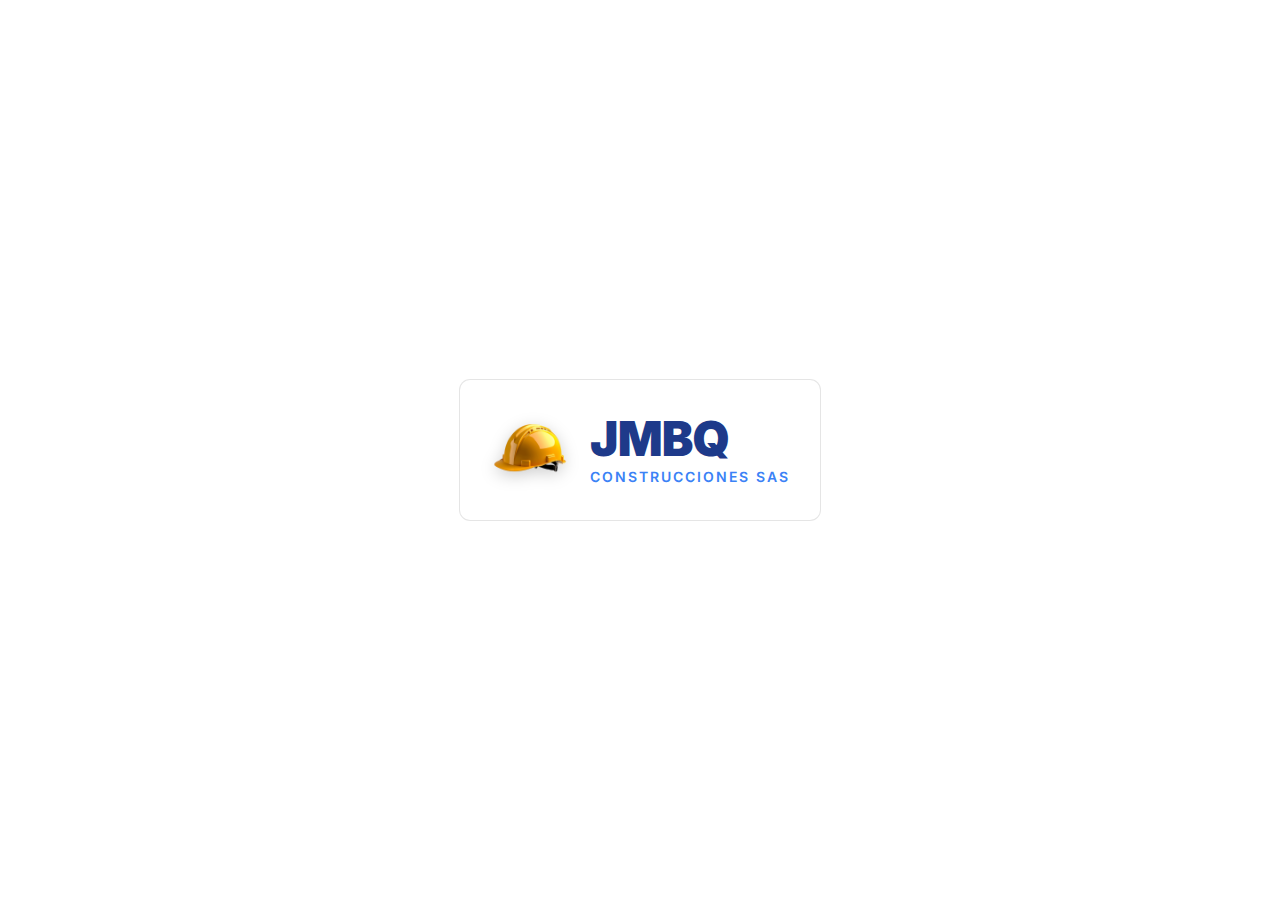
<file: PAGINA_WEB/LOGOS/logo-propuesta-1-horizontal.html>
<!DOCTYPE html>
<html lang="es">
<head>
    <meta charset="UTF-8">
    <meta name="viewport" content="width=device-width, initial-scale=1.0">
    <title>Logo Propuesta 1 - JMBQ Construcciones</title>
    <link rel="preconnect" href="https://fonts.googleapis.com">
    <link rel="preconnect" href="https://fonts.gstatic.com" crossorigin>
    <link href="https://fonts.googleapis.com/css2?family=Inter:wght@400;500;600;700;800;900&display=swap" rel="stylesheet">
    <style>
        * {
            margin: 0;
            padding: 0;
            box-sizing: border-box;
        }

        body {
            background: transparent;
            display: flex;
            align-items: center;
            justify-content: center;
            min-height: 100vh;
            padding: 40px;
        }

        .logo-container {
            display: flex;
            align-items: center;
            gap: 20px;
            background: white;
            padding: 30px;
            border-radius: 10px;
            box-shadow: 0 0 0 1px rgba(0,0,0,0.1);
        }

        .helmet-container {
            width: 80px;
            height: 80px;
            display: flex;
            align-items: center;
            justify-content: center;
        }

        .helmet-container img {
            width: 100%;
            height: 100%;
            object-fit: contain;
            filter: drop-shadow(0 4px 8px rgba(0, 0, 0, 0.2));
        }

        .text-container {
            display: flex;
            flex-direction: column;
        }

        .text-main {
            font-family: 'Inter', sans-serif;
            font-size: 48px;
            font-weight: 900;
            color: #1E3A8A;
            line-height: 1;
        }

        .text-sub {
            font-family: 'Inter', sans-serif;
            font-size: 14px;
            font-weight: 600;
            color: #3B82F6;
            letter-spacing: 2px;
            margin-top: 5px;
        }

        @media print {
            body {
                background: white;
            }
            .logo-container {
                box-shadow: none;
            }
        }
    </style>
</head>
<body>
    <div class="logo-container">
        <div class="helmet-container">
            <img src="casco.png" alt="Casco de construcción">
        </div>
        <div class="text-container">
            <div class="text-main">JMBQ</div>
            <div class="text-sub">CONSTRUCCIONES SAS</div>
        </div>
    </div>
</body>
</html>
</file>
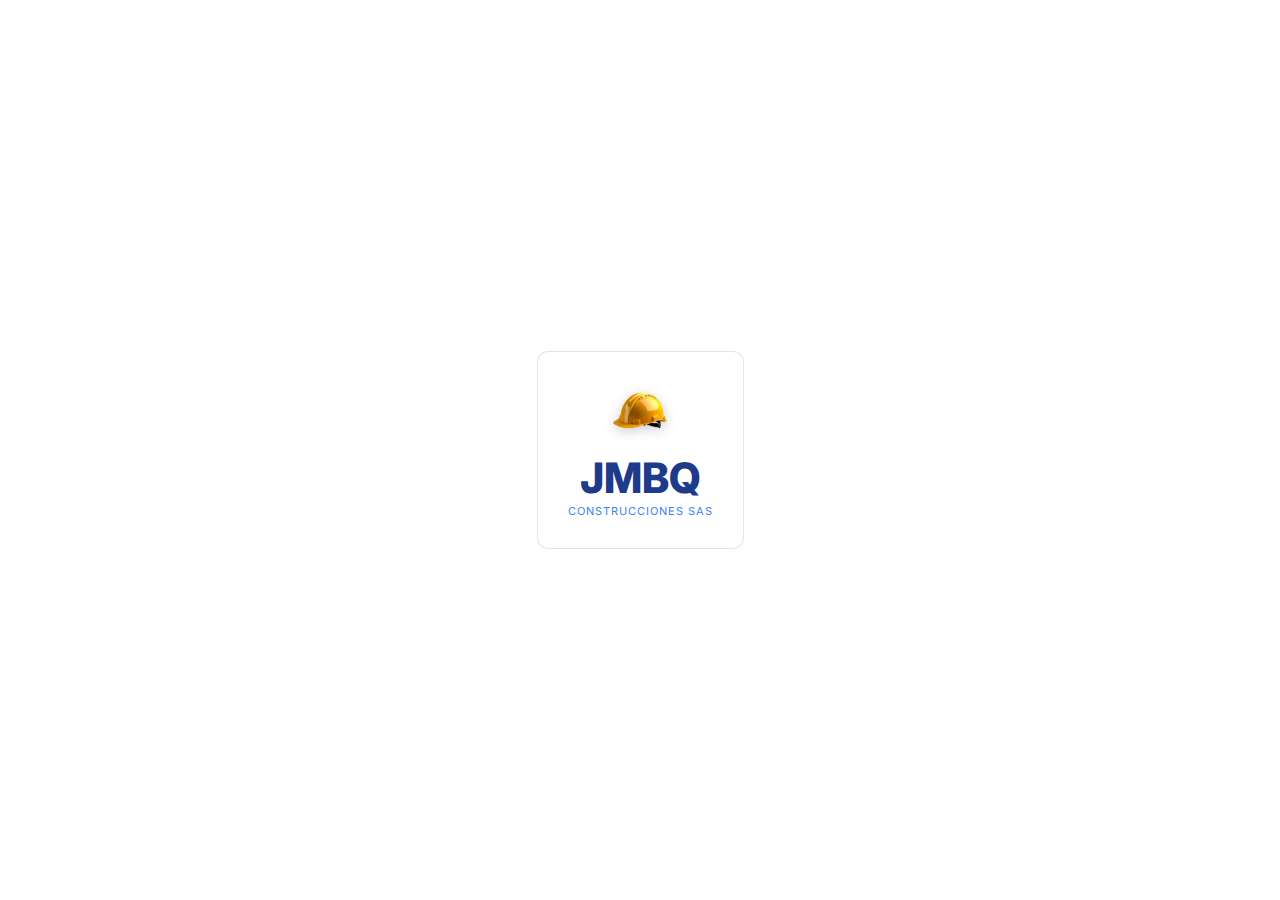
<file: PAGINA_WEB/LOGOS/logo-propuesta-3-vertical.html>
<!DOCTYPE html>
<html lang="es">
<head>
    <meta charset="UTF-8">
    <meta name="viewport" content="width=device-width, initial-scale=1.0">
    <title>Logo Propuesta 3 - JMBQ Construcciones</title>
    <link rel="preconnect" href="https://fonts.googleapis.com">
    <link rel="preconnect" href="https://fonts.gstatic.com" crossorigin>
    <link href="https://fonts.googleapis.com/css2?family=Inter:wght@400;500;600;700;800;900&display=swap" rel="stylesheet">
    <style>
        * {
            margin: 0;
            padding: 0;
            box-sizing: border-box;
        }

        body {
            background: transparent;
            display: flex;
            align-items: center;
            justify-content: center;
            min-height: 100vh;
            padding: 40px;
        }

        .logo-container {
            display: flex;
            flex-direction: column;
            align-items: center;
            gap: 15px;
            background: white;
            padding: 30px;
            border-radius: 10px;
            box-shadow: 0 0 0 1px rgba(0,0,0,0.1);
        }

        .helmet-container {
            width: 60px;
            height: 60px;
            display: flex;
            align-items: center;
            justify-content: center;
        }

        .helmet-container img {
            width: 100%;
            height: 100%;
            object-fit: contain;
            filter: drop-shadow(0 3px 6px rgba(0, 0, 0, 0.2));
        }

        .text-container {
            display: flex;
            flex-direction: column;
            align-items: center;
            text-align: center;
        }

        .text-main {
            font-family: 'Inter', sans-serif;
            font-size: 42px;
            font-weight: 800;
            color: #1E3A8A;
            line-height: 1;
        }

        .text-sub {
            font-family: 'Inter', sans-serif;
            font-size: 11px;
            font-weight: 400;
            color: #3B82F6;
            letter-spacing: 1px;
            margin-top: 5px;
        }

        @media print {
            body {
                background: white;
            }
            .logo-container {
                box-shadow: none;
            }
        }
    </style>
</head>
<body>
    <div class="logo-container">
        <div class="helmet-container">
            <img src="casco.png" alt="Casco de construcción">
        </div>
        <div class="text-container">
            <div class="text-main">JMBQ</div>
            <div class="text-sub">CONSTRUCCIONES SAS</div>
        </div>
    </div>
</body>
</html>
</file>
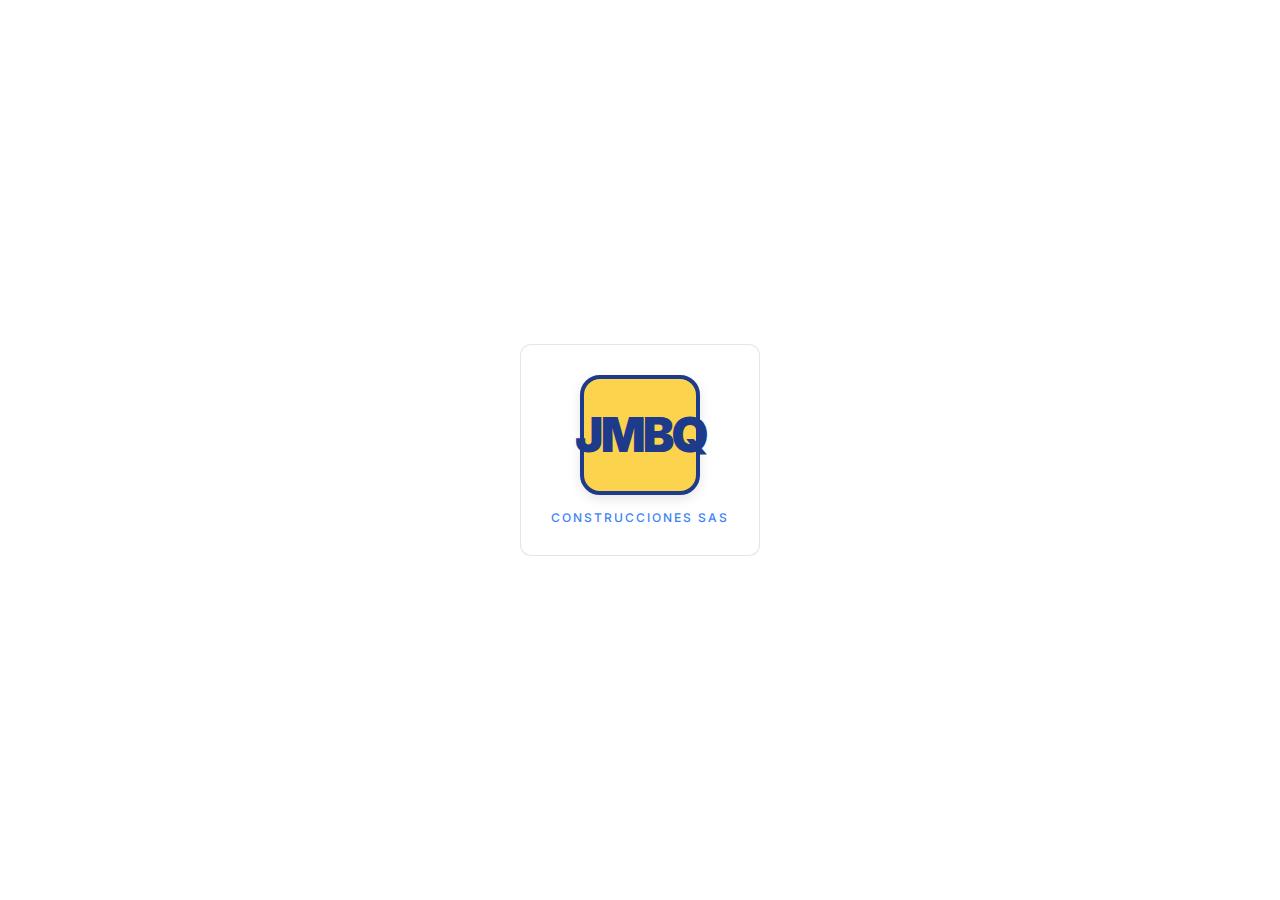
<file: PAGINA_WEB/LOGOS/logo-propuesta-5-monograma.html>
<!DOCTYPE html>
<html lang="es">
<head>
    <meta charset="UTF-8">
    <meta name="viewport" content="width=device-width, initial-scale=1.0">
    <title>Logo Propuesta 5 - JMBQ Construcciones</title>
    <link rel="preconnect" href="https://fonts.googleapis.com">
    <link rel="preconnect" href="https://fonts.gstatic.com" crossorigin>
    <link href="https://fonts.googleapis.com/css2?family=Inter:wght@400;500;600;700;800;900&display=swap" rel="stylesheet">
    <style>
        * {
            margin: 0;
            padding: 0;
            box-sizing: border-box;
        }

        body {
            background: transparent;
            display: flex;
            align-items: center;
            justify-content: center;
            min-height: 100vh;
            padding: 40px;
        }

        .logo-container {
            display: flex;
            flex-direction: column;
            align-items: center;
            gap: 15px;
            background: white;
            padding: 30px;
            border-radius: 10px;
            box-shadow: 0 0 0 1px rgba(0,0,0,0.1);
        }

        .monogram-container {
            width: 120px;
            height: 120px;
            background: #FCD34D;
            border: 4px solid #1E3A8A;
            border-radius: 20px;
            display: flex;
            align-items: center;
            justify-content: center;
            box-shadow: 0 4px 12px rgba(0, 0, 0, 0.1);
        }

        .monogram {
            font-family: 'Inter', sans-serif;
            font-size: 48px;
            font-weight: 900;
            color: #1E3A8A;
            letter-spacing: -2px;
            line-height: 1;
        }

        .text-sub {
            font-family: 'Inter', sans-serif;
            font-size: 12px;
            font-weight: 500;
            color: #3B82F6;
            letter-spacing: 2px;
        }

        @media print {
            body {
                background: white;
            }
            .logo-container {
                box-shadow: none;
            }
        }
    </style>
</head>
<body>
    <div class="logo-container">
        <div class="monogram-container">
            <div class="monogram">JMBQ</div>
        </div>
        <div class="text-sub">CONSTRUCCIONES SAS</div>
    </div>
</body>
</html>
</file>
<file: styles.css>
/* ============================================
   VARIABLES Y RESET
   ============================================ */
:root {
    /* Colores corporativos */
    --color-primary: #1E3A8A; /* Azul oscuro */
    --color-primary-light: #3B82F6; /* Azul medio */
    --color-primary-dark: #1E40AF; /* Azul más oscuro */
    --color-secondary: #FCD34D; /* Amarillo */
    --color-secondary-light: #FEF3C7; /* Amarillo claro */
    --color-secondary-dark: #F59E0B; /* Amarillo oscuro */
    
    /* Colores neutros */
    --color-white: #FFFFFF;
    --color-black: #1F2937;
    --color-gray-light: #F9FAFB;
    --color-gray: #6B7280;
    --color-gray-dark: #374151;
    
    /* Tipografía */
    --font-primary: 'Inter', -apple-system, BlinkMacSystemFont, 'Segoe UI', sans-serif;
    
    /* Espaciado */
    --spacing-xs: 0.5rem;
    --spacing-sm: 1rem;
    --spacing-md: 2rem;
    --spacing-lg: 4rem;
    --spacing-xl: 6rem;
    
    /* Transiciones */
    --transition: all 0.3s cubic-bezier(0.4, 0, 0.2, 1);
}

* {
    margin: 0;
    padding: 0;
    box-sizing: border-box;
}

html {
    scroll-behavior: smooth;
}

body {
    font-family: var(--font-primary);
    color: var(--color-black);
    line-height: 1.6;
    overflow-x: hidden;
}

img {
    max-width: 100%;
    height: auto;
    display: block;
}

a {
    text-decoration: none;
    color: inherit;
    transition: var(--transition);
}

ul {
    list-style: none;
}

.container {
    max-width: 1200px;
    margin: 0 auto;
    padding: 0 var(--spacing-md);
}

/* ============================================
   NAVEGACIÓN
   ============================================ */
.navbar {
    position: fixed;
    top: 0;
    left: 0;
    right: 0;
    background: rgba(255, 255, 255, 0.95);
    backdrop-filter: blur(10px);
    box-shadow: 0 2px 20px rgba(0, 0, 0, 0.1);
    z-index: 1000;
    transition: var(--transition);
}

.navbar.scrolled {
    box-shadow: 0 4px 30px rgba(0, 0, 0, 0.15);
}

.nav-content {
    display: flex;
    justify-content: space-between;
    align-items: center;
    padding: var(--spacing-sm) 0;
}

.logo {
    position: relative;
    display: inline-block;
}

/* Logo HTML/CSS - Propuesta 1 (Moderno con Casco) */
.logo-html {
    display: flex;
    align-items: center;
    gap: 15px;
}

.logo-html .helmet-logo {
    width: 80px;
    height: 80px;
    display: flex;
    align-items: center;
    justify-content: center;
    flex-shrink: 0;
    transition: transform 0.3s ease;
}

.logo-html:hover .helmet-logo {
    transform: scale(1.05);
}

.logo-html .helmet-logo img {
    width: 100%;
    height: 100%;
    object-fit: contain;
    filter: drop-shadow(0 4px 8px rgba(0, 0, 0, 0.2));
}

.logo-html .text-logo {
    display: flex;
    flex-direction: column;
}

.logo-html .text-logo-main {
    font-size: 42px;
    font-weight: 900;
    color: #1E3A8A;
    line-height: 1;
    letter-spacing: -1px;
    transition: color 0.3s ease;
}

.logo-html:hover .text-logo-main {
    color: #1E40AF;
}

.logo-html .text-logo-sub {
    font-size: 12px;
    font-weight: 600;
    color: #3B82F6;
    letter-spacing: 1.5px;
    margin-top: 3px;
}

/* Logo HTML/CSS - Propuesta 3 (Minimalista) */
.logo-minimal {
    display: flex;
    flex-direction: column;
    align-items: center;
    gap: 10px;
}

.logo-minimal .helmet-logo {
    width: 60px;
    height: 60px;
}

.logo-minimal .text-logo-main {
    font-size: 36px;
    font-weight: 800;
    color: #1E3A8A;
}

.logo-minimal .text-logo-sub {
    font-size: 10px;
    font-weight: 400;
    color: #3B82F6;
    letter-spacing: 1px;
}

/* Logo HTML/CSS - Propuesta 5 (Monograma) */
.logo-monogram {
    display: flex;
    flex-direction: column;
    align-items: center;
    gap: 10px;
}

.logo-monogram .monogram-box {
    width: 100px;
    height: 100px;
    background: #FCD34D;
    border: 3px solid #1E3A8A;
    border-radius: 18px;
    display: flex;
    align-items: center;
    justify-content: center;
    box-shadow: 0 3px 10px rgba(0, 0, 0, 0.1);
    transition: transform 0.3s ease;
}

.logo-monogram:hover .monogram-box {
    transform: scale(1.05);
}

.logo-monogram .monogram-text {
    font-size: 40px;
    font-weight: 900;
    color: #1E3A8A;
    letter-spacing: -2px;
    line-height: 1;
}

.logo-monogram .text-logo-sub {
    font-size: 10px;
    font-weight: 500;
    color: #3B82F6;
    letter-spacing: 1.5px;
}

/* Mantener compatibilidad con logo de imagen */
.logo img {
    height: 120px;
    width: auto;
    filter: drop-shadow(0 4px 8px rgba(0, 0, 0, 0.15));
    transition: transform 0.3s ease;
}

.logo:hover img {
    transform: scale(1.05);
}

.nav-menu {
    display: flex;
    gap: var(--spacing-md);
    align-items: center;
}

.nav-menu li a {
    font-weight: 500;
    color: var(--color-gray-dark);
    padding: var(--spacing-xs) var(--spacing-sm);
    border-radius: 6px;
    position: relative;
}

.nav-menu li a:hover {
    color: var(--color-primary);
}

.nav-menu li a::after {
    content: '';
    position: absolute;
    bottom: 0;
    left: 50%;
    transform: translateX(-50%);
    width: 0;
    height: 2px;
    background: var(--color-secondary);
    transition: var(--transition);
}

.nav-menu li a:hover::after {
    width: 80%;
}

.menu-toggle {
    display: none;
    flex-direction: column;
    gap: 5px;
    background: none;
    border: none;
    cursor: pointer;
    padding: var(--spacing-xs);
}

.menu-toggle span {
    width: 25px;
    height: 3px;
    background: var(--color-primary);
    border-radius: 3px;
    transition: var(--transition);
}

/* ============================================
   HERO SECTION
   ============================================ */
.hero {
    position: relative;
    min-height: 100vh;
    display: flex;
    align-items: center;
    justify-content: center;
    background: linear-gradient(135deg, var(--color-primary) 0%, var(--color-primary-dark) 100%);
    color: var(--color-white);
    padding-top: 80px;
    overflow: hidden;
}

.hero::before {
    content: '';
    position: absolute;
    top: 0;
    left: 0;
    right: 0;
    bottom: 0;
    background: url('PAGINA_WEB/REGISTRO_FOTOGRAFICO/inicio.jpeg') center/cover;
    background-size: 100%;
    background-position: center;
    opacity: 0.5;
    z-index: 0;
}

.hero-overlay {
    position: absolute;
    top: 0;
    left: 0;
    right: 0;
    bottom: 0;
    background: linear-gradient(135deg, rgba(30, 58, 138, 0.6) 0%, rgba(30, 64, 175, 0.55) 100%);
    z-index: 1;
}

.hero-content {
    position: relative;
    z-index: 2;
    text-align: center;
    max-width: 900px;
    padding: var(--spacing-lg) 0;
}

.hero-title {
    font-size: clamp(2.5rem, 5vw, 4.5rem);
    font-weight: 800;
    line-height: 1.2;
    margin-bottom: var(--spacing-md);
    animation: fadeInUp 0.8s ease-out;
}

.hero-title .highlight {
    color: var(--color-secondary);
    display: block;
}

.hero-subtitle {
    font-size: clamp(1.1rem, 2vw, 1.5rem);
    font-weight: 400;
    margin-bottom: var(--spacing-lg);
    opacity: 0.95;
    animation: fadeInUp 0.8s ease-out 0.2s both;
}

.hero-cta {
    display: flex;
    gap: var(--spacing-sm);
    justify-content: center;
    flex-wrap: wrap;
    margin-bottom: var(--spacing-xl);
    animation: fadeInUp 0.8s ease-out 0.4s both;
}

.btn {
    display: inline-flex;
    align-items: center;
    justify-content: center;
    padding: 1rem 2rem;
    font-weight: 600;
    font-size: 1.1rem;
    border-radius: 50px;
    transition: var(--transition);
    cursor: pointer;
    border: none;
    text-transform: none;
}

.btn-primary {
    background: var(--color-secondary);
    color: var(--color-primary);
    box-shadow: 0 4px 15px rgba(252, 211, 77, 0.4);
}

.btn-primary:hover {
    background: var(--color-secondary-dark);
    transform: translateY(-2px);
    box-shadow: 0 6px 20px rgba(252, 211, 77, 0.5);
}

.btn-secondary {
    background: transparent;
    color: var(--color-white);
    border: 2px solid var(--color-white);
}

.btn-secondary:hover {
    background: var(--color-white);
    color: var(--color-primary);
    transform: translateY(-2px);
}

.btn-whatsapp {
    background: #25D366;
    color: var(--color-white);
    padding: 1.2rem 2.5rem;
    font-size: 1.1rem;
    box-shadow: 0 4px 20px rgba(37, 211, 102, 0.4);
}

.btn-whatsapp:hover {
    background: #20BA5A;
    transform: translateY(-2px);
    box-shadow: 0 6px 25px rgba(37, 211, 102, 0.5);
}

.btn-whatsapp svg {
    width: 24px;
    height: 24px;
    margin-right: 10px;
}

.hero-stats {
    display: grid;
    grid-template-columns: repeat(3, 1fr);
    gap: var(--spacing-md);
    margin-top: var(--spacing-xl);
    animation: fadeInUp 0.8s ease-out 0.6s both;
}

.stat-item {
    text-align: center;
    padding: var(--spacing-md);
    background: rgba(255, 255, 255, 0.1);
    backdrop-filter: blur(10px);
    border-radius: 15px;
    border: 1px solid rgba(255, 255, 255, 0.2);
}

.stat-number {
    display: block;
    font-size: 2.5rem;
    font-weight: 800;
    color: var(--color-secondary);
    margin-bottom: var(--spacing-xs);
}

.stat-label {
    font-size: 0.9rem;
    opacity: 0.9;
}

.scroll-indicator {
    position: absolute;
    bottom: 30px;
    left: 50%;
    transform: translateX(-50%);
    z-index: 2;
}

.scroll-indicator span {
    display: block;
    width: 30px;
    height: 50px;
    border: 2px solid var(--color-white);
    border-radius: 25px;
    position: relative;
}

.scroll-indicator span::before {
    content: '';
    position: absolute;
    top: 10px;
    left: 50%;
    transform: translateX(-50%);
    width: 6px;
    height: 6px;
    background: var(--color-white);
    border-radius: 50%;
    animation: scroll 2s infinite;
}

@keyframes scroll {
    0% {
        opacity: 1;
        top: 10px;
    }
    100% {
        opacity: 0;
        top: 30px;
    }
}

/* ============================================
   SECCIONES GENERALES
   ============================================ */
section {
    padding: var(--spacing-xl) 0;
}

.section-header {
    text-align: center;
    margin-bottom: var(--spacing-lg);
}

.section-tag {
    display: inline-block;
    padding: 0.5rem 1.5rem;
    background: var(--color-secondary-light);
    color: var(--color-primary);
    border-radius: 50px;
    font-weight: 600;
    font-size: 0.9rem;
    text-transform: uppercase;
    letter-spacing: 1px;
    margin-bottom: var(--spacing-sm);
}

.section-title {
    font-size: clamp(2rem, 4vw, 3rem);
    font-weight: 800;
    color: var(--color-primary);
    margin-bottom: var(--spacing-sm);
}

.section-description {
    font-size: 1.2rem;
    color: var(--color-gray);
    max-width: 700px;
    margin: 0 auto;
}

/* ============================================
   ABOUT SECTION
   ============================================ */
.about {
    background: var(--color-gray-light);
}

.about-content {
    display: grid;
    grid-template-columns: 1fr 1fr;
    gap: var(--spacing-lg);
    align-items: center;
}

.about-text .lead {
    font-size: 1.3rem;
    font-weight: 600;
    color: var(--color-primary);
    margin-bottom: var(--spacing-md);
    line-height: 1.8;
}

.about-text p {
    font-size: 1.1rem;
    color: var(--color-gray-dark);
    margin-bottom: var(--spacing-md);
    line-height: 1.8;
    text-align: justify;
}

.about-features {
    margin-top: var(--spacing-md);
}

.feature-item {
    display: flex;
    gap: var(--spacing-sm);
    margin-bottom: var(--spacing-md);
    align-items: flex-start;
}

.feature-icon {
    width: 40px;
    height: 40px;
    background: var(--color-secondary);
    color: var(--color-primary);
    border-radius: 50%;
    display: flex;
    align-items: center;
    justify-content: center;
    font-weight: 800;
    font-size: 1.2rem;
    flex-shrink: 0;
}

.feature-text h4 {
    color: var(--color-primary);
    font-weight: 700;
    margin-bottom: 0.3rem;
}

.feature-text p {
    color: var(--color-gray);
    font-size: 1rem;
    margin: 0;
}

.about-image {
    border-radius: 20px;
    overflow: hidden;
    box-shadow: 0 10px 40px rgba(0, 0, 0, 0.15);
    position: relative;
}

.about-image img {
    width: 100%;
    height: 100%;
    object-fit: cover;
}

/* Carrusel de imágenes */
.carousel-container {
    position: relative;
    width: 100%;
    height: 100%;
    min-height: 680px;
    overflow: hidden;
    border-radius: 20px;
}

.carousel-slides {
    position: relative;
    width: 100%;
    height: 100%;
    min-height: 680px;
}

.carousel-slide {
    position: absolute;
    top: 0;
    left: 0;
    width: 100%;
    height: 100%;
    opacity: 0;
    transition: opacity 0.6s ease-in-out;
}

.carousel-slide.active {
    opacity: 1;
    z-index: 1;
}

.carousel-slide img {
    width: 100%;
    height: 100%;
    object-fit: cover;
    display: block;
}

/* Botones de navegación removidos - solo se usan los dots */

.carousel-dots {
    position: absolute;
    bottom: 20px;
    left: 50%;
    transform: translateX(-50%);
    display: flex;
    gap: 10px;
    z-index: 2;
}

.carousel-dots .dot {
    width: 12px;
    height: 12px;
    border-radius: 50%;
    background: rgba(255, 255, 255, 0.5);
    border: 2px solid rgba(255, 255, 255, 0.8);
    cursor: pointer;
    transition: all 0.3s ease;
}

.carousel-dots .dot.active {
    background: var(--color-secondary);
    border-color: var(--color-secondary);
    width: 30px;
    border-radius: 6px;
}

.carousel-dots .dot:hover {
    background: rgba(255, 255, 255, 0.8);
}

/* ============================================
   SERVICES SECTION
   ============================================ */
.services {
    background: var(--color-white);
}

.services-grid {
    display: grid;
    grid-template-columns: repeat(auto-fit, minmax(300px, 1fr));
    gap: var(--spacing-md);
    margin-top: var(--spacing-lg);
}

.service-card {
    background: var(--color-white);
    padding: var(--spacing-md);
    border-radius: 20px;
    box-shadow: 0 5px 25px rgba(0, 0, 0, 0.08);
    transition: var(--transition);
    border: 2px solid transparent;
}

.service-card:hover {
    transform: translateY(-10px);
    box-shadow: 0 15px 40px rgba(0, 0, 0, 0.15);
    border-color: var(--color-secondary);
}

.service-icon {
    width: 70px;
    height: 70px;
    background: linear-gradient(135deg, var(--color-primary) 0%, var(--color-primary-light) 100%);
    border-radius: 15px;
    display: flex;
    align-items: center;
    justify-content: center;
    margin-bottom: var(--spacing-md);
    color: var(--color-white);
}

.service-icon svg {
    width: 35px;
    height: 35px;
}

.service-card h3 {
    font-size: 1.5rem;
    font-weight: 700;
    color: var(--color-primary);
    margin-bottom: var(--spacing-sm);
}

.service-card > p {
    color: var(--color-gray);
    margin-bottom: var(--spacing-md);
    line-height: 1.7;
}

.service-list {
    margin-top: var(--spacing-md);
}

.service-list li {
    padding: 0.5rem 0;
    padding-left: 1.5rem;
    position: relative;
    color: var(--color-gray-dark);
}

.service-list li::before {
    content: '✓';
    position: absolute;
    left: 0;
    color: var(--color-secondary-dark);
    font-weight: 800;
}

/* ============================================
   PROJECTS SECTION
   ============================================ */
.projects {
    background: var(--color-gray-light);
}

.clients-showcase {
    display: grid;
    grid-template-columns: repeat(auto-fit, minmax(250px, 1fr));
    gap: var(--spacing-md);
    margin-bottom: var(--spacing-lg);
}

.client-badge {
    background: var(--color-white);
    padding: var(--spacing-md);
    border-radius: 15px;
    text-align: center;
    box-shadow: 0 5px 20px rgba(0, 0, 0, 0.08);
    border-left: 4px solid var(--color-secondary);
}

.client-badge h3 {
    color: var(--color-primary);
    font-size: 1.5rem;
    margin-bottom: var(--spacing-xs);
}

.client-badge p {
    color: var(--color-gray);
}

/* Estilos de services-division eliminados - ya no se usan */

.projects-grid {
    display: grid;
    grid-template-columns: repeat(auto-fit, minmax(400px, 1fr));
    gap: var(--spacing-lg);
    margin-top: var(--spacing-xl);
}

/* Eliminar estilos de services-division ya que se eliminó */

.project-card {
    background: var(--color-white);
    border-radius: 20px;
    overflow: hidden;
    box-shadow: 0 5px 25px rgba(0, 0, 0, 0.08);
    transition: var(--transition);
    padding: var(--spacing-lg);
    display: flex;
    flex-direction: column;
}

.project-card:hover {
    transform: translateY(-5px);
    box-shadow: 0 15px 40px rgba(0, 0, 0, 0.15);
}

.project-title {
    font-size: 1.8rem;
    font-weight: 800;
    color: var(--color-primary);
    margin-bottom: var(--spacing-md);
    text-transform: uppercase;
    letter-spacing: 0.5px;
    text-align: center;
}

.project-tabs {
    display: flex;
    gap: var(--spacing-sm);
    margin-bottom: var(--spacing-md);
    justify-content: center;
}

.project-tab {
    padding: 0.75rem 1.5rem;
    background: var(--color-gray-light);
    border: 2px solid transparent;
    border-radius: 50px;
    font-weight: 600;
    font-size: 0.95rem;
    color: var(--color-gray-dark);
    cursor: pointer;
    transition: var(--transition);
    text-transform: uppercase;
    letter-spacing: 0.5px;
}

.project-tab:hover {
    background: var(--color-primary-light);
    color: var(--color-white);
}

.project-tab.active {
    background: var(--color-primary);
    color: var(--color-white);
    border-color: var(--color-primary);
}

.project-content-wrapper {
    display: flex;
    flex-direction: column;
    gap: var(--spacing-md);
}

.project-image {
    position: relative;
    height: 350px;
    overflow: hidden;
}

/* Carrusel dentro de project-image */
.project-carousel-container {
    position: relative;
    width: 100%;
    height: 100%;
    overflow: hidden;
}

.project-carousel-slides {
    position: relative;
    width: 100%;
    height: 100%;
}

.project-carousel-slide {
    position: absolute;
    top: 0;
    left: 0;
    width: 100%;
    height: 100%;
    opacity: 0;
    visibility: hidden;
    transition: opacity 0.4s ease-in-out, visibility 0.4s ease-in-out;
}

.project-carousel-slide.active {
    opacity: 1;
    visibility: visible;
    z-index: 1;
}

.project-carousel-slide img {
    width: 100%;
    height: 100%;
    object-fit: cover;
    display: block;
}

.project-carousel-dots {
    position: absolute;
    bottom: 15px;
    left: 50%;
    transform: translateX(-50%);
    display: flex;
    gap: 8px;
    z-index: 15;
    pointer-events: auto;
}

.project-dot {
    width: 10px;
    height: 10px;
    background-color: rgba(255, 255, 255, 0.5);
    border-radius: 50%;
    cursor: pointer;
    transition: all 0.3s ease;
}

.project-dot.active {
    background-color: var(--color-secondary);
    width: 30px;
    border-radius: 5px;
}

.project-dot:hover {
    background-color: rgba(255, 255, 255, 0.8);
}

/* Fallback para imágenes sin carrusel */
.project-image img {
    width: 100%;
    height: 100%;
    object-fit: cover;
    transition: var(--transition);
}

.project-card:hover .project-image img {
    transform: scale(1.05);
}

.project-overlay {
    position: absolute;
    top: 0;
    left: 0;
    right: 0;
    bottom: 0;
    background: linear-gradient(to top, rgba(0, 0, 0, 0.6), transparent);
    display: flex;
    align-items: flex-end;
    padding: var(--spacing-md);
    z-index: 5;
    pointer-events: none;
}

.project-tag {
    background: var(--color-secondary);
    color: var(--color-primary);
    padding: 0.5rem 1rem;
    border-radius: 20px;
    font-weight: 600;
    font-size: 0.85rem;
}

.project-info {
    padding: 0;
    position: relative;
    min-height: 100px;
}

.project-text-slide {
    position: absolute;
    opacity: 0;
    visibility: hidden;
    transition: opacity 0.4s ease-in-out, visibility 0.4s ease-in-out;
    width: 100%;
}

.project-text-slide.active {
    position: relative;
    opacity: 1;
    visibility: visible;
}

.project-description {
    color: var(--color-gray-dark);
    line-height: 1.8;
    margin: 0;
    font-size: 1rem;
    text-align: justify;
}

/* ============================================
   WHY CHOOSE SECTION
   ============================================ */
.why-choose {
    background: var(--color-white);
}

.why-grid {
    display: grid;
    grid-template-columns: repeat(auto-fit, minmax(300px, 1fr));
    gap: var(--spacing-md);
    margin-top: var(--spacing-lg);
}

.why-card {
    background: var(--color-gray-light);
    padding: var(--spacing-md);
    border-radius: 20px;
    transition: var(--transition);
    border-left: 4px solid var(--color-secondary);
}

.why-card:hover {
    background: var(--color-white);
    box-shadow: 0 10px 30px rgba(0, 0, 0, 0.1);
    transform: translateX(10px);
}

.why-number {
    font-size: 3rem;
    font-weight: 800;
    color: var(--color-secondary);
    opacity: 0.3;
    line-height: 1;
    margin-bottom: var(--spacing-sm);
}

.why-card h3 {
    color: var(--color-primary);
    font-size: 1.4rem;
    font-weight: 700;
    margin-bottom: var(--spacing-sm);
}

.why-card p {
    color: var(--color-gray-dark);
    line-height: 1.7;
}

/* ============================================
   SAFETY SECTION
   ============================================ */
.safety {
    background: linear-gradient(135deg, var(--color-primary) 0%, var(--color-primary-dark) 100%);
    color: var(--color-white);
}

.safety-content {
    display: grid;
    grid-template-columns: 1fr 1fr;
    gap: var(--spacing-lg);
    align-items: center;
}

.safety-text .section-tag {
    background: rgba(255, 255, 255, 0.2);
    color: var(--color-white);
}

.safety-text .section-title {
    color: var(--color-white);
}

.safety-text .lead {
    font-size: 1.3rem;
    margin-bottom: var(--spacing-md);
    opacity: 0.95;
    text-align: justify;
}

.safety-features {
    margin-top: var(--spacing-md);
}

.safety-item {
    display: flex;
    gap: var(--spacing-sm);
    margin-bottom: var(--spacing-md);
    align-items: flex-start;
    text-align: justify;
}

.safety-icon {
    font-size: 2rem;
    flex-shrink: 0;
}

.safety-item h4 {
    font-size: 1.2rem;
    margin-bottom: 0.3rem;
}

.safety-item p {
    opacity: 0.9;
    line-height: 1.7;
}

.safety-image {
    position: relative;
    border-radius: 20px;
    overflow: hidden;
    box-shadow: 0 10px 40px rgba(0, 0, 0, 0.3);
    height: 100%;
    min-height: 400px;
}

/* Carrusel dentro de safety-image */
.safety-carousel-container {
    position: relative;
    width: 100%;
    height: 100%;
    min-height: 400px;
    overflow: hidden;
}

.safety-carousel-slides {
    position: relative;
    width: 100%;
    height: 100%;
}

.safety-carousel-slide {
    position: absolute;
    top: 0;
    left: 0;
    width: 100%;
    height: 100%;
    opacity: 0;
    transition: opacity 0.6s ease-in-out;
}

.safety-carousel-slide.active {
    opacity: 1;
    z-index: 1;
}

.safety-carousel-slide img {
    width: 100%;
    height: 100%;
    object-fit: cover;
    display: block;
}

.safety-carousel-dots {
    position: absolute;
    bottom: 20px;
    left: 50%;
    transform: translateX(-50%);
    display: flex;
    gap: 8px;
    z-index: 10;
}

.safety-dot {
    width: 10px;
    height: 10px;
    background-color: rgba(255, 255, 255, 0.5);
    border-radius: 50%;
    cursor: pointer;
    transition: all 0.3s ease;
}

.safety-dot.active {
    background-color: var(--color-secondary);
    width: 30px;
    border-radius: 5px;
}

.safety-dot:hover {
    background-color: rgba(255, 255, 255, 0.8);
}

/* Fallback para imágenes sin carrusel */
.safety-image img {
    width: 100%;
    height: 100%;
    object-fit: cover;
}

/* ============================================
   CONTACT SECTION
   ============================================ */
.contact {
    background: var(--color-gray-light);
}

.contact-content {
    display: grid;
    grid-template-columns: 1fr 1fr;
    gap: var(--spacing-lg);
    margin-top: var(--spacing-lg);
}

.contact-info {
    background: var(--color-white);
    padding: var(--spacing-md);
    border-radius: 20px;
    box-shadow: 0 5px 25px rgba(0, 0, 0, 0.08);
}

.contact-info h3 {
    color: var(--color-primary);
    font-size: 1.8rem;
    margin-bottom: var(--spacing-md);
}

.contact-item {
    display: flex;
    gap: var(--spacing-sm);
    margin-bottom: var(--spacing-md);
    align-items: flex-start;
}

.contact-icon {
    font-size: 1.5rem;
    flex-shrink: 0;
}

.contact-item h4 {
    color: var(--color-primary);
    font-weight: 700;
    margin-bottom: 0.3rem;
}

.contact-item p {
    color: var(--color-gray-dark);
    margin: 0;
}

.contact-cta {
    background: linear-gradient(135deg, var(--color-primary) 0%, var(--color-primary-dark) 100%);
    padding: var(--spacing-lg);
    border-radius: 20px;
    color: var(--color-white);
    text-align: center;
    display: flex;
    flex-direction: column;
    justify-content: center;
    box-shadow: 0 10px 40px rgba(0, 0, 0, 0.15);
}

.contact-cta h3 {
    font-size: 2rem;
    margin-bottom: var(--spacing-sm);
}

.contact-cta > p {
    font-size: 1.1rem;
    margin-bottom: var(--spacing-md);
    opacity: 0.95;
}

.contact-note {
    margin-top: var(--spacing-sm);
    font-size: 0.9rem;
    opacity: 0.8;
}

/* ============================================
   FOOTER
   ============================================ */
.footer {
    background: var(--color-primary-dark);
    color: var(--color-white);
    padding: var(--spacing-lg) 0 var(--spacing-md);
}

.footer-content {
    display: grid;
    grid-template-columns: 2fr 1fr 1fr;
    gap: var(--spacing-lg);
    margin-bottom: var(--spacing-md);
}

.footer-brand img {
    height: 60px;
    margin-bottom: var(--spacing-sm);
}

/* Footer Logo - Propuesta 1 con fondo azul */
.footer-logo-container {
    background: transparent;
    padding: 25px 30px;
    border-radius: 15px;
    margin-bottom: var(--spacing-md);
    display: inline-block;
}

.footer-logo-1 {
    display: flex;
    align-items: center;
    gap: 20px;
}

.footer-helmet-1 {
    width: 80px;
    height: 80px;
    display: flex;
    align-items: center;
    justify-content: center;
}

.footer-helmet-1 img {
    width: 100%;
    height: 100%;
    object-fit: contain;
    filter: drop-shadow(0 4px 8px rgba(255, 255, 255, 0.3));
}

.footer-text-1-main {
    font-size: 48px;
    font-weight: 900;
    color: var(--color-white);
    line-height: 1;
    letter-spacing: -1px;
}

.footer-text-1-sub {
    font-size: 14px;
    font-weight: 600;
    color: var(--color-secondary);
    letter-spacing: 2px;
    margin-top: 5px;
}

.footer-brand p {
    opacity: 0.9;
    font-style: italic;
    margin-top: var(--spacing-sm);
}

.footer-column h4 {
    margin-bottom: var(--spacing-sm);
    font-size: 1.1rem;
}

.footer-column ul li {
    margin-bottom: 0.5rem;
}

.footer-column ul li a {
    opacity: 0.8;
    transition: var(--transition);
}

.footer-column ul li a:hover {
    opacity: 1;
    color: var(--color-secondary);
}

.footer-bottom {
    text-align: center;
    padding-top: var(--spacing-md);
    border-top: 1px solid rgba(255, 255, 255, 0.1);
    opacity: 0.7;
}

/* ============================================
   WHATSAPP FLOAT BUTTON
   ============================================ */
.whatsapp-float {
    position: fixed;
    bottom: 30px;
    right: 30px;
    width: 60px;
    height: 60px;
    background: #25D366;
    border-radius: 50%;
    display: flex;
    align-items: center;
    justify-content: center;
    box-shadow: 0 4px 20px rgba(37, 211, 102, 0.4);
    z-index: 999;
    transition: var(--transition);
    animation: pulse 2s infinite;
}

.whatsapp-float:hover {
    transform: scale(1.1);
    box-shadow: 0 6px 30px rgba(37, 211, 102, 0.6);
}

.whatsapp-float svg {
    width: 32px;
    height: 32px;
    fill: var(--color-white);
}

@keyframes pulse {
    0%, 100% {
        box-shadow: 0 4px 20px rgba(37, 211, 102, 0.4);
    }
    50% {
        box-shadow: 0 4px 30px rgba(37, 211, 102, 0.7);
    }
}

/* ============================================
   ANIMACIONES
   ============================================ */
@keyframes fadeInUp {
    from {
        opacity: 0;
        transform: translateY(30px);
    }
    to {
        opacity: 1;
        transform: translateY(0);
    }
}

/* ============================================
   RESPONSIVE DESIGN
   ============================================ */
@media (max-width: 968px) {
    .nav-menu {
        position: fixed;
        top: 80px;
        left: -100%;
        width: 100%;
        height: calc(100vh - 80px);
        background: var(--color-white);
        flex-direction: column;
        padding: var(--spacing-lg);
        transition: var(--transition);
        box-shadow: 0 10px 40px rgba(0, 0, 0, 0.1);
    }
    
    .nav-menu.active {
        left: 0;
    }
    
    .menu-toggle {
        display: flex;
    }
    
    .menu-toggle.active span:nth-child(1) {
        transform: rotate(45deg) translate(8px, 8px);
    }
    
    .menu-toggle.active span:nth-child(2) {
        opacity: 0;
    }
    
    .menu-toggle.active span:nth-child(3) {
        transform: rotate(-45deg) translate(7px, -7px);
    }
    
    .logo-html .helmet-logo {
        width: 60px;
        height: 60px;
    }
    
    .logo-html .text-logo-main {
        font-size: 32px;
    }
    
    .logo-html .text-logo-sub {
        font-size: 10px;
    }
    
    .logo img {
        height: 90px;
    }
    
    .hero-stats {
        grid-template-columns: 1fr;
    }
    
    .about-content,
    .safety-content,
    .contact-content {
        grid-template-columns: 1fr;
    }
    
    .safety-carousel-container {
        min-height: 350px;
    }
    
    .carousel-container {
        min-height: 500px;
    }
    
    /* Botones de navegación removidos */
    
    .projects-grid {
        grid-template-columns: 1fr;
    }
    
    .project-image {
        height: 320px;
    }
    
    .footer-content {
        grid-template-columns: 1fr;
        text-align: center;
    }
    
    .footer-logo-container {
        padding: 20px 25px;
    }
    
    .footer-helmet-1 {
        width: 60px;
        height: 60px;
    }
    
    .footer-text-1-main {
        font-size: 36px;
    }
    
    .footer-text-1-sub {
        font-size: 12px;
    }
    
    .services-grid,
    .projects-grid,
    .why-grid {
        grid-template-columns: 1fr;
    }
    
    .project-image {
        height: 300px;
    }
    
    .project-tabs {
        flex-wrap: wrap;
    }
    
    .project-tab {
        padding: 0.6rem 1.2rem;
        font-size: 0.85rem;
    }
}

@media (max-width: 768px) {
    :root {
        --spacing-xl: 3rem;
        --spacing-lg: 2rem;
    }
    
    .hero-title {
        font-size: 2.5rem;
    }
    
    .hero-cta {
        flex-direction: column;
    }
    
    .btn {
        width: 100%;
    }
    
    .whatsapp-float {
        width: 55px;
        height: 55px;
        bottom: 20px;
        right: 20px;
    }
    
    .whatsapp-float svg {
        width: 28px;
        height: 28px;
    }
}

@media (max-width: 480px) {
    .container {
        padding: 0 var(--spacing-sm);
    }
    
    section {
        padding: var(--spacing-md) 0;
    }
    
    .hero {
        min-height: 90vh;
        padding-top: 100px;
    }
    
    .logo-html .helmet-logo {
        width: 50px;
        height: 50px;
    }
    
    .logo-html .text-logo-main {
        font-size: 28px;
    }
    
    .logo-html .text-logo-sub {
        font-size: 9px;
    }
    
    .logo img {
        height: 80px;
    }
    
    .carousel-container {
        min-height: 450px;
    }
    
    /* Botones de navegación removidos */
    
    .carousel-dots {
        bottom: 10px;
    }
    
    .carousel-dots .dot {
        width: 10px;
        height: 10px;
    }
    
    .carousel-dots .dot.active {
        width: 25px;
    }
    
    .safety-carousel-container {
        min-height: 300px;
    }
    
    .safety-carousel-dots {
        bottom: 15px;
    }
    
    .safety-dot {
        width: 8px;
        height: 8px;
    }
    
    .safety-dot.active {
        width: 25px;
    }
    
    .footer-logo-container {
        padding: 15px 20px;
    }
    
    .footer-helmet-1 {
        width: 50px;
        height: 50px;
    }
    
    .footer-text-1-main {
        font-size: 28px;
    }
    
    .footer-text-1-sub {
        font-size: 10px;
        letter-spacing: 1px;
    }
}
</file>
